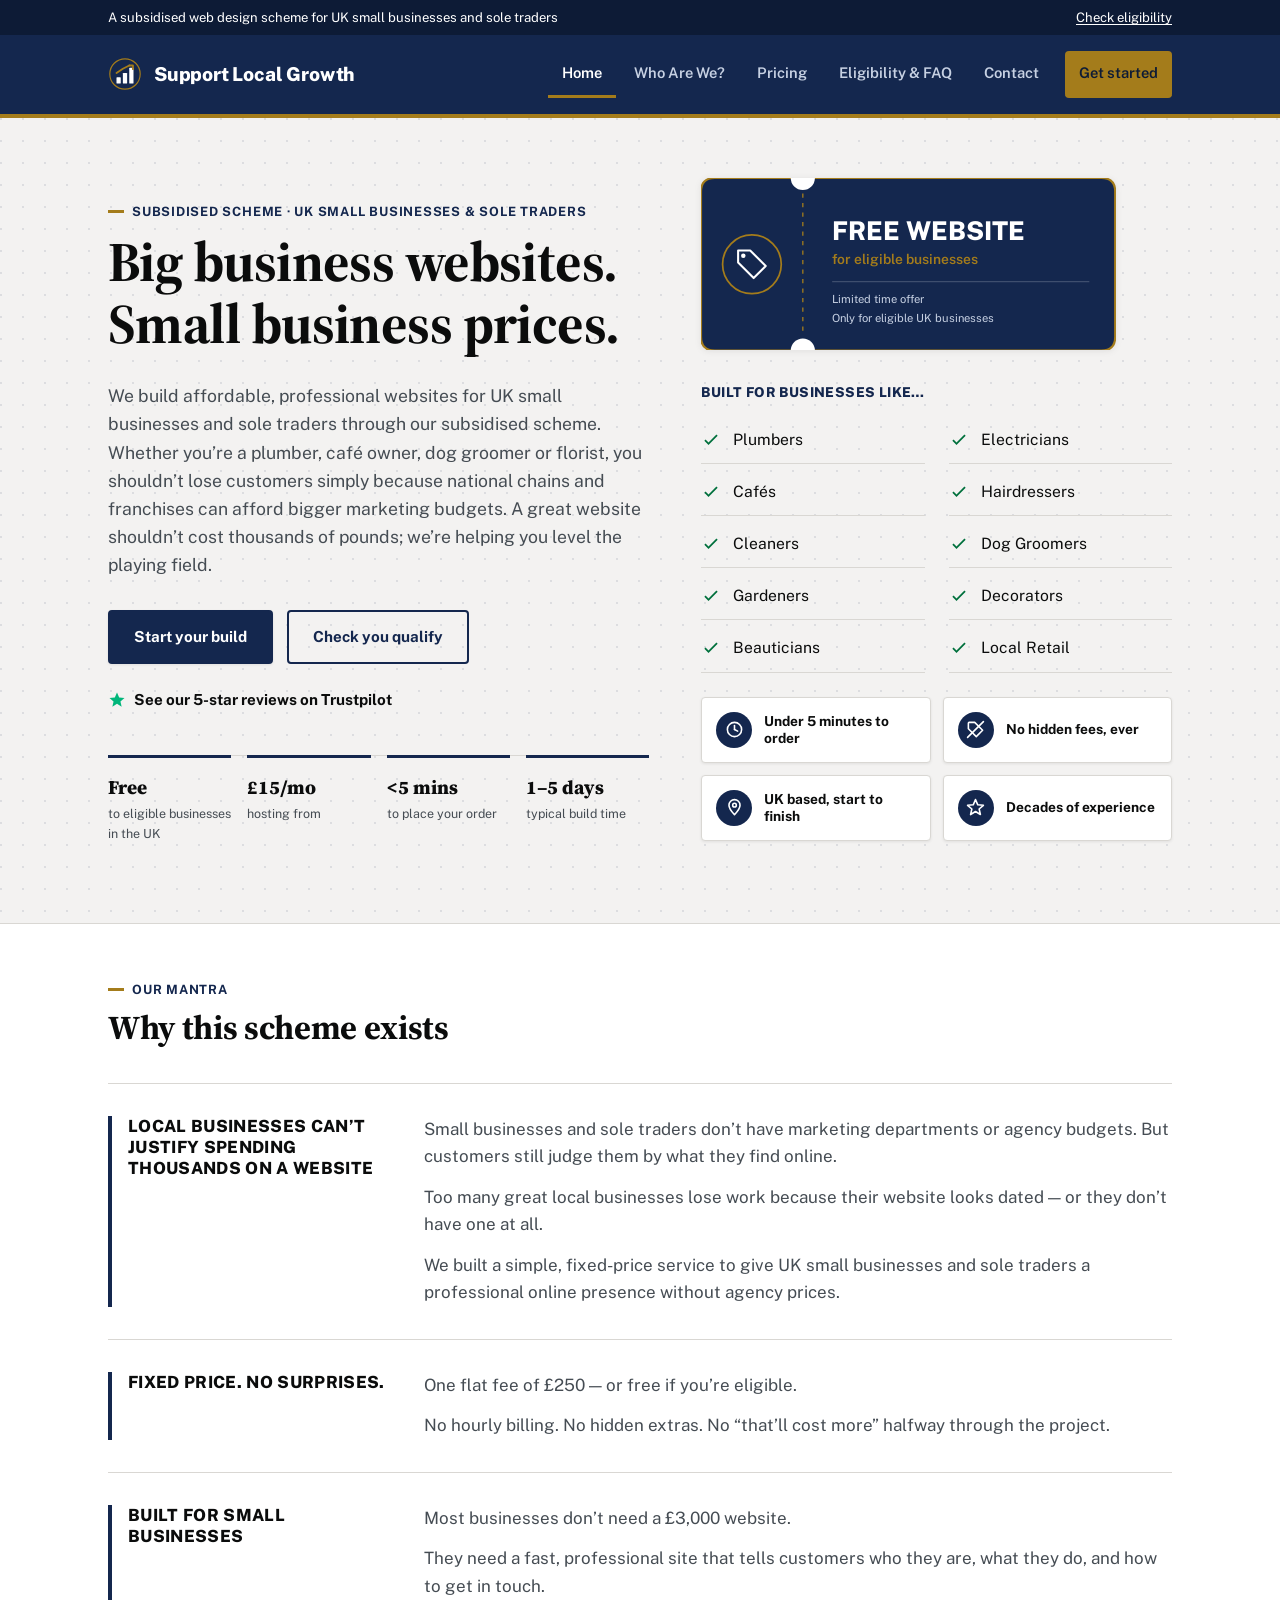
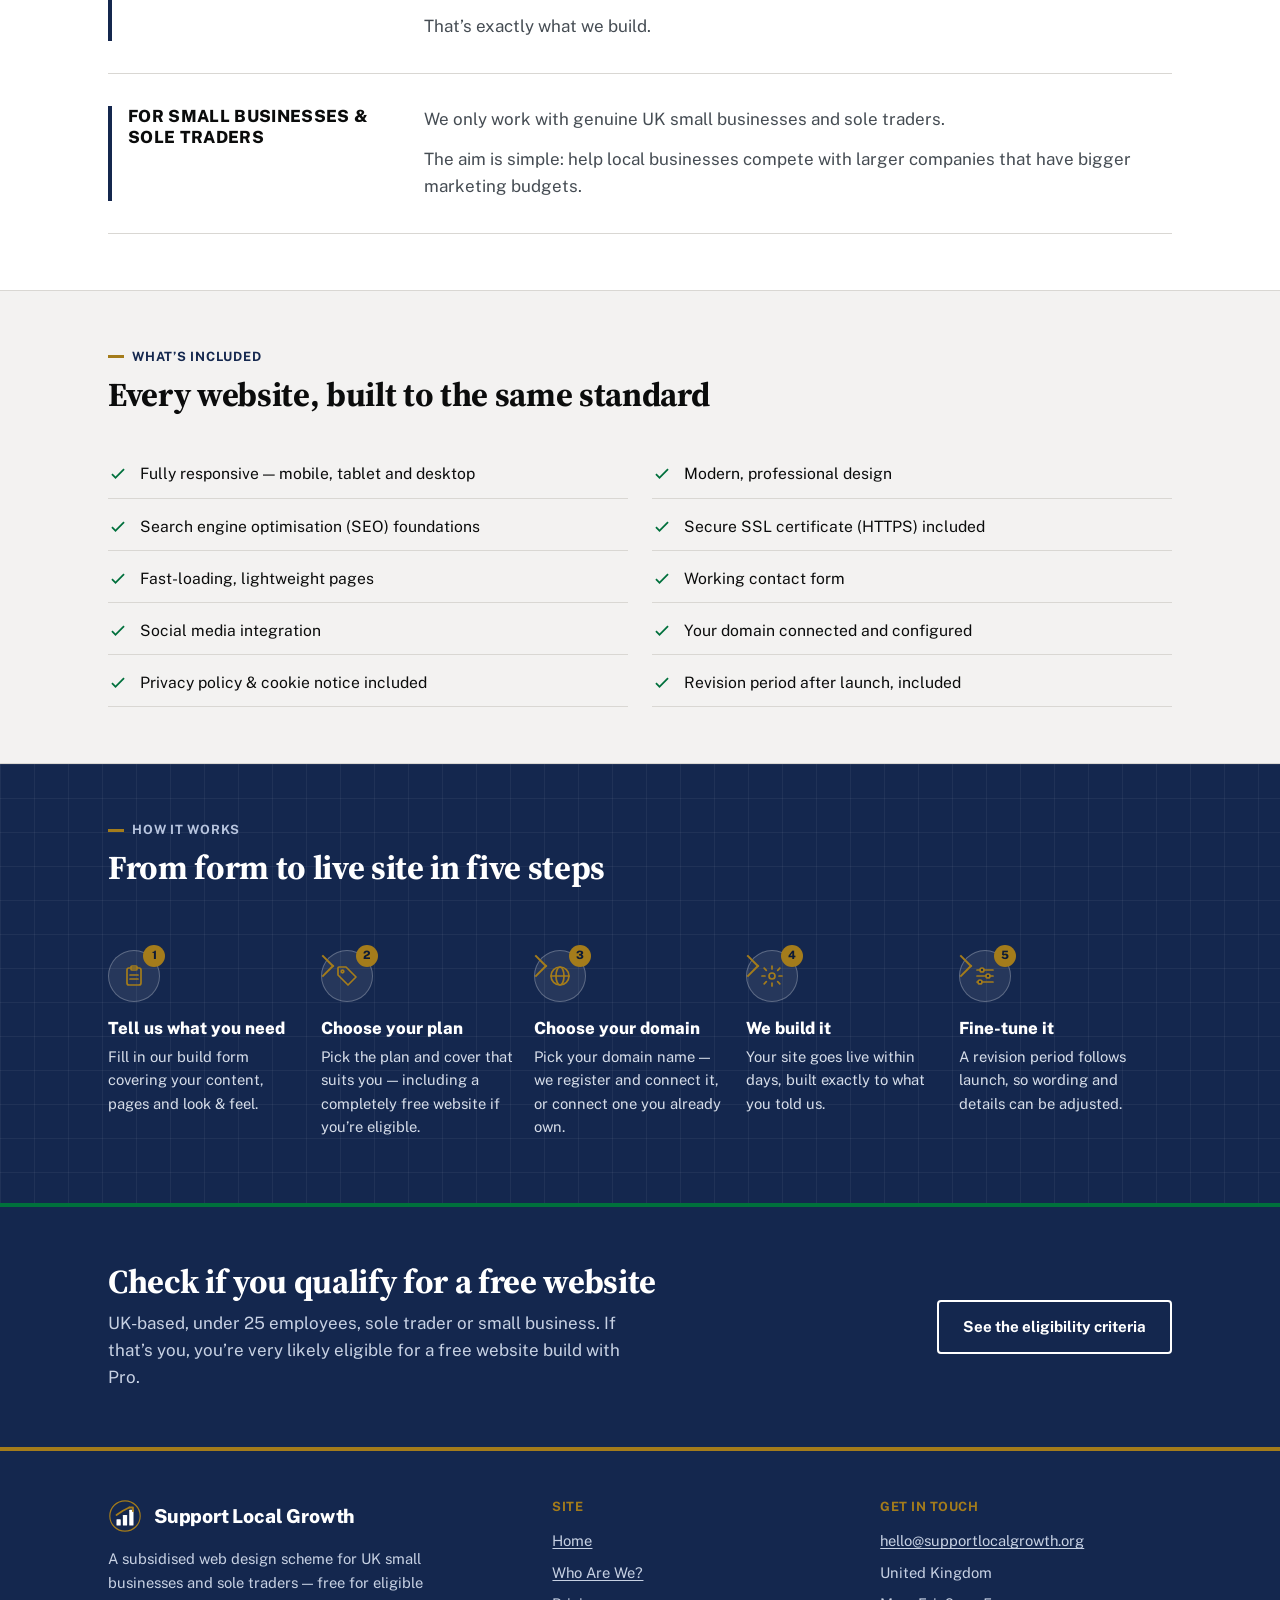
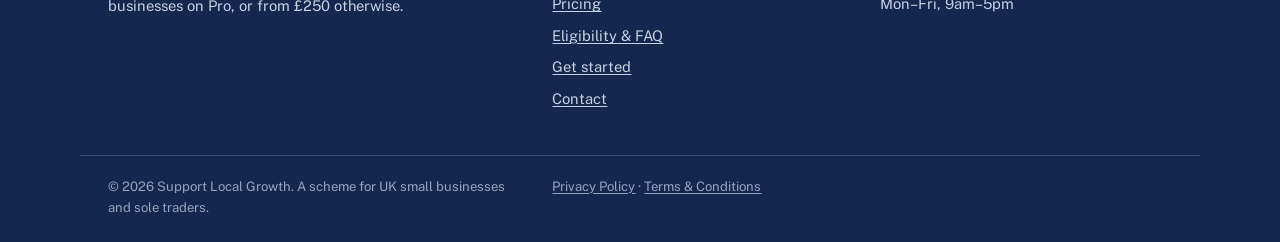
<file: index.html>
<!doctype html>
<html lang="en-GB">
<head>
<meta charset="utf-8">
<meta name="viewport" content="width=device-width, initial-scale=1">
<title>Support Local Growth — Free websites for eligible UK small businesses</title>
<meta name="description" content="Free website builds for eligible UK small businesses and sole traders under our subsidised Pro scheme. £250 build fee waived, hosting from £15/month.">
<link rel="canonical" href="https://www.supportlocalgrowth.org/">
<meta property="og:type" content="website">
<meta property="og:site_name" content="Support Local Growth">
<meta property="og:title" content="Support Local Growth — Free websites for eligible UK small businesses">
<meta property="og:description" content="Free website builds for eligible UK small businesses and sole traders under our subsidised Pro scheme. £250 build fee waived, hosting from £15/month.">
<meta property="og:url" content="https://www.supportlocalgrowth.org/">
<meta property="og:image" content="https://www.supportlocalgrowth.org/images/og-image-v2.png">
<meta property="og:image:width" content="1200">
<meta property="og:image:height" content="630">
<meta name="twitter:card" content="summary_large_image">
<meta name="twitter:title" content="Support Local Growth — Free websites for eligible UK small businesses">
<meta name="twitter:description" content="Free website builds for eligible UK small businesses and sole traders under our subsidised Pro scheme. £250 build fee waived, hosting from £15/month.">
<meta name="twitter:image" content="https://www.supportlocalgrowth.org/images/og-image-v2.png">
<link rel="preconnect" href="https://fonts.googleapis.com">
<link rel="preconnect" href="https://fonts.gstatic.com" crossorigin>
<link href="https://fonts.googleapis.com/css2?family=Public+Sans:wght@400;500;600;700;800&family=Source+Serif+4:opsz,wght@8..60,600;8..60,700&display=swap" rel="stylesheet">
<link rel="icon" type="image/svg+xml" href="favicon.svg">
<link rel="icon" type="image/png" sizes="32x32" href="favicon-32x32.png">
<link rel="icon" type="image/png" sizes="16x16" href="favicon-16x16.png">
<link rel="apple-touch-icon" sizes="180x180" href="apple-touch-icon.png">
<link rel="stylesheet" href="style.css">
</head>
<body>
<div class="top-strip">
  <div class="wrap">
    <span>A subsidised web design scheme for UK small businesses and sole traders</span>
    <a href="eligibility.html">Check eligibility</a>
  </div>
</div>
<header class="site-header">
  <div class="wrap">
    <a class="brand" href="index.html"><svg class="mark" viewBox="0 0 32 32" xmlns="http://www.w3.org/2000/svg" aria-hidden="true">
<circle cx="16" cy="16" r="15" fill="#14274E"/>
<circle cx="16" cy="16" r="14.3" fill="none" stroke="#A47C1B" stroke-width="1.1"/>
<rect x="8" y="19" width="4" height="6" rx="0.6" fill="#FFFFFF"/>
<rect x="14" y="15" width="4" height="10" rx="0.6" fill="#FFFFFF"/>
<rect x="20" y="10" width="4" height="15" rx="0.6" fill="#FFFFFF"/>
<path d="M8 15 L14 11 L20 8" stroke="#A47C1B" stroke-width="1.7" fill="none" stroke-linecap="round" stroke-linejoin="round"/>
<path d="M20 8 L23.5 8 L23.5 11.5" stroke="#A47C1B" stroke-width="1.7" fill="none" stroke-linecap="round" stroke-linejoin="round"/>
</svg>Support Local Growth</a>
    <button class="nav-toggle" aria-expanded="false" aria-label="Toggle menu">MENU</button>
    <nav class="main-nav">
      <a class="current" href="index.html">Home</a>
      <a class="" href="who.html">Who Are We?</a>
      <a class="" href="pricing.html">Pricing</a>
      <a class="" href="eligibility.html">Eligibility &amp; FAQ</a>
      <a class="" href="contact.html">Contact</a>
      <a class="nav-cta" href="get-started.html">Get started</a>
    </nav>
  </div>
</header>

<section class="hero">
  <div class="wrap">
    <div class="hero-main">
      <p class="eyebrow">Subsidised scheme &middot; UK small businesses &amp; sole traders</p>
      <h1>Big business websites. Small business prices.</h1>
      <p class="lede">We build affordable, professional websites for UK small businesses and sole traders through our subsidised scheme. Whether you&rsquo;re a plumber, caf&eacute; owner, dog groomer or florist, you shouldn&rsquo;t lose customers simply because national chains and franchises can afford bigger marketing budgets. A great website shouldn&rsquo;t cost thousands of pounds; we&rsquo;re helping you level the playing field.</p>
      <div class="hero-actions">
        <a class="btn btn-primary" href="get-started.html">Start your build</a>
        <a class="btn btn-ghost" href="eligibility.html">Check you qualify</a>
      </div>
      <p style="margin-top:1.4em;">
        <a href="https://uk.trustpilot.com/review/www.supportlocalgrowth.org" target="_blank" rel="noopener" style="display:inline-flex; align-items:center; gap:8px; font-weight:700; font-size:0.95rem; text-decoration:none; color:var(--ink);">
          <svg viewBox="0 0 24 24" width="18" height="18" fill="#00B67A"><path d="M12 2l2.9 6.6 7.1.6-5.4 4.7 1.6 7-6.2-3.8-6.2 3.8 1.6-7L2 9.2l7.1-.6z"/></svg>
          See our 5-star reviews on Trustpilot
        </a>
      </p>
      <div class="hero-meta">
        <div><strong>Free</strong>to eligible businesses in the UK</div>
        <div><strong>&pound;15/mo</strong>hosting from</div>
        <div><strong>&lt;5 mins</strong>to place your order</div>
        <div><strong>1&ndash;5 days</strong>typical build time</div>
      </div>
    </div>

    <div class="hero-side">
      <div class="free-ticket-wrap">
        <a href="get-started.html" aria-label="Get your free website">
          <svg viewBox="0 0 480 200" xmlns="http://www.w3.org/2000/svg" role="img" aria-label="Free website build for eligible businesses, on our subsidised Pro scheme">
<path d="
M 16 0
H 464
Q 480 0 480 16
V 184
Q 480 200 464 200
H 16
Q 0 200 0 184
V 16
Q 0 0 16 0
Z
" fill="#14274E"/>
<path d="
M 16 0
H 464
Q 480 0 480 16
V 184
Q 480 200 464 200
H 16
Q 0 200 0 184
V 16
Q 0 0 16 0
Z
" fill="none" stroke="#A47C1B" stroke-width="2.5"/>
<circle cx="118" cy="0" r="14" fill="white"/>
<circle cx="118" cy="200" r="14" fill="white"/>
<line x1="118" y1="18" x2="118" y2="182" stroke="#A47C1B" stroke-width="1.5" stroke-dasharray="5 6"/>
<circle cx="59.0" cy="100.0" r="34" fill="none" stroke="#A47C1B" stroke-width="2"/>
<polygon points="43.0,98.0 43.0,84.0 57.0,84.0 75.0,102.0 61.0,116.0" fill="none" stroke="#FFFFFF" stroke-width="2.4" stroke-linejoin="round"/>
<circle cx="49.0" cy="90.0" r="2.6" fill="#FFFFFF"/>
<text x="152" y="72" font-family="Public Sans, sans-serif" font-size="30" font-weight="800" fill="#FFFFFF">FREE WEBSITE</text>
<text x="152" y="100" font-family="Public Sans, sans-serif" font-size="16" font-weight="600" fill="#A47C1B">for eligible businesses</text>
<line x1="152" y1="120" x2="450" y2="120" stroke="rgba(255,255,255,0.18)" stroke-width="1.5"/>
<text x="152" y="145" font-family="Public Sans, sans-serif" font-size="13" fill="#C7D1E3">Limited time offer</text>
<text x="152" y="167" font-family="Public Sans, sans-serif" font-size="13" fill="#C7D1E3">Only for eligible UK businesses</text>
</svg>
        </a>
      </div>

      <div class="hero-professions">
        <p class="professions-label">Built for businesses like&hellip;</p>
        <ul class="checklist">
          <li>Plumbers</li>
          <li>Electricians</li>
          <li>Caf&eacute;s</li>
          <li>Hairdressers</li>
          <li>Cleaners</li>
          <li>Dog Groomers</li>
          <li>Gardeners</li>
          <li>Decorators</li>
          <li>Beauticians</li>
          <li>Local Retail</li>
        </ul>
      </div>

      <div class="trust-badges" style="margin-top:24px;">
        <div class="trust-badge">
          <span class="tb-icon"><svg viewBox="0 0 24 24" xmlns="http://www.w3.org/2000/svg"><circle cx="12" cy="12" r="9"/><line x1="12" y1="12" x2="12" y2="7"/><line x1="12" y1="12" x2="16" y2="14"/></svg></span>
          <span class="tb-label">Under 5 minutes to order</span>
        </div>
        <div class="trust-badge">
          <span class="tb-icon"><svg viewBox="0 0 24 24" xmlns="http://www.w3.org/2000/svg"><path d="M3 11V4a1 1 0 0 1 1-1h7l10 10-8 8L3 11z"/><line x1="2" y1="22" x2="22" y2="2"/></svg></span>
          <span class="tb-label">No hidden fees, ever</span>
        </div>
        <div class="trust-badge">
          <span class="tb-icon"><svg viewBox="0 0 24 24" xmlns="http://www.w3.org/2000/svg"><path d="M12 21s7-7.5 7-12a7 7 0 1 0-14 0c0 4.5 7 12 7 12z"/><circle cx="12" cy="9" r="2.3"/></svg></span>
          <span class="tb-label">UK based, start to finish</span>
        </div>
        <div class="trust-badge">
          <span class="tb-icon"><svg viewBox="0 0 24 24" xmlns="http://www.w3.org/2000/svg"><path d="M12 2l2.9 6.6 7.1.6-5.4 4.7 1.6 7-6.2-3.8-6.2 3.8 1.6-7L2 9.2l7.1-.6z"/></svg></span>
          <span class="tb-label">Decades of experience</span>
        </div>
      </div>
    </div>
  </div>
</section>

<section>
  <div class="wrap">
    <div class="section-head">
      <p class="eyebrow">Our mantra</p>
      <h2>Why this scheme exists</h2>
    </div>
    <div class="mantra">
      <div class="mantra-item">
        <h3>Local businesses can&rsquo;t justify spending thousands on a website</h3>
        <div class="body">
          <p>Small businesses and sole traders don&rsquo;t have marketing departments or agency budgets. But customers still judge them by what they find online.</p>
          <p>Too many great local businesses lose work because their website looks dated &mdash; or they don&rsquo;t have one at all.</p>
          <p>We built a simple, fixed-price service to give UK small businesses and sole traders a professional online presence without agency prices.</p>
        </div>
      </div>
      <div class="mantra-item">
        <h3>Fixed price. No surprises.</h3>
        <div class="body">
          <p>One flat fee of &pound;250 &mdash; or free if you&rsquo;re eligible.</p>
          <p>No hourly billing. No hidden extras. No &ldquo;that&rsquo;ll cost more&rdquo; halfway through the project.</p>
        </div>
      </div>
      <div class="mantra-item">
        <h3>Built for small businesses</h3>
        <div class="body">
          <p>Most businesses don&rsquo;t need a &pound;3,000 website.</p>
          <p>They need a fast, professional site that tells customers who they are, what they do, and how to get in touch.</p>
          <p>That&rsquo;s exactly what we build.</p>
        </div>
      </div>
      <div class="mantra-item">
        <h3>For small businesses &amp; sole traders</h3>
        <div class="body">
          <p>We only work with genuine UK small businesses and sole traders.</p>
          <p>The aim is simple: help local businesses compete with larger companies that have bigger marketing budgets.</p>
        </div>
      </div>
    </div>
  </div>
</section>

<section class="section-lift">
  <div class="wrap">
    <div class="section-head">
      <p class="eyebrow">What&rsquo;s included</p>
      <h2>Every website, built to the same standard</h2>
    </div>
    <ul class="checklist">
      <li>Fully responsive &mdash; mobile, tablet and desktop</li>
      <li>Modern, professional design</li>
      <li>Search engine optimisation (SEO) foundations</li>
      <li>Secure SSL certificate (HTTPS) included</li>
      <li>Fast-loading, lightweight pages</li>
      <li>Working contact form</li>
      <li>Social media integration</li>
      <li>Your domain connected and configured</li>
      <li>Privacy policy &amp; cookie notice included</li>
      <li>Revision period after launch, included</li>
    </ul>
  </div>
</section>

<section class="section-dark">
  <div class="wrap">
    <div class="section-head">
      <p class="eyebrow">How it works</p>
      <h2>From form to live site in five steps</h2>
    </div>
    <ol class="steps">
      <li class="step">
        <span class="icon-badge">
          <svg viewBox="0 0 24 24" xmlns="http://www.w3.org/2000/svg"><rect x="5" y="4" width="14" height="17" rx="2"/><rect x="9" y="2" width="6" height="4" rx="1"/><line x1="8" y1="11" x2="16" y2="11"/><line x1="8" y1="15" x2="16" y2="15"/></svg>
          <span class="step-num">1</span>
        </span>
        <h3>Tell us what you need</h3>
        <p>Fill in our build form covering your content, pages and look &amp; feel.</p>
      </li>
      <li class="step">
        <span class="icon-badge">
          <svg viewBox="0 0 24 24" xmlns="http://www.w3.org/2000/svg"><path d="M3 11V4a1 1 0 0 1 1-1h7l10 10-8 8L3 11z"/><circle cx="7.5" cy="7.5" r="1.3" fill="var(--navy)"/></svg>
          <span class="step-num">2</span>
        </span>
        <h3>Choose your plan</h3>
        <p>Pick the plan and cover that suits you &mdash; including a completely free website if you&rsquo;re eligible.</p>
      </li>
      <li class="step">
        <span class="icon-badge">
          <svg viewBox="0 0 24 24" xmlns="http://www.w3.org/2000/svg"><circle cx="12" cy="12" r="9"/><ellipse cx="12" cy="12" rx="4" ry="9"/><line x1="3" y1="12" x2="21" y2="12"/></svg>
          <span class="step-num">3</span>
        </span>
        <h3>Choose your domain</h3>
        <p>Pick your domain name &mdash; we register and connect it, or connect one you already own.</p>
      </li>
      <li class="step">
        <span class="icon-badge">
          <svg viewBox="0 0 24 24" xmlns="http://www.w3.org/2000/svg"><circle cx="12" cy="12" r="3"/><path d="M12 2v3M12 19v3M4.2 4.2l2.1 2.1M17.7 17.7l2.1 2.1M2 12h3M19 12h3M4.2 19.8l2.1-2.1M17.7 6.3l2.1-2.1"/></svg>
          <span class="step-num">4</span>
        </span>
        <h3>We build it</h3>
        <p>Your site goes live within days, built exactly to what you told us.</p>
      </li>
      <li class="step">
        <span class="icon-badge">
          <svg viewBox="0 0 24 24" xmlns="http://www.w3.org/2000/svg"><line x1="4" y1="6" x2="20" y2="6"/><circle cx="9" cy="6" r="2" fill="var(--navy)"/><line x1="4" y1="12" x2="20" y2="12"/><circle cx="15" cy="12" r="2" fill="var(--navy)"/><line x1="4" y1="18" x2="20" y2="18"/><circle cx="7" cy="18" r="2" fill="var(--navy)"/></svg>
          <span class="step-num">5</span>
        </span>
        <h3>Fine-tune it</h3>
        <p>A revision period follows launch, so wording and details can be adjusted.</p>
      </li>
    </ol>
  </div>
</section>

<section class="cta-band">
  <div class="wrap">
    <div>
      <h2>Check if you qualify for a free website</h2>
      <p>UK-based, under 25 employees, sole trader or small business. If that&rsquo;s you, you&rsquo;re very likely eligible for a free website build with Pro.</p>
    </div>
    <div class="cta-actions">
      <a class="btn btn-on-dark" href="eligibility.html">See the eligibility criteria</a>
    </div>
  </div>
</section>
<footer class="site-footer">
  <div class="wrap">
    <div>
      <div class="brand" style="margin-bottom:14px;"><svg class="mark" viewBox="0 0 32 32" xmlns="http://www.w3.org/2000/svg" aria-hidden="true">
<circle cx="16" cy="16" r="15" fill="#14274E"/>
<circle cx="16" cy="16" r="14.3" fill="none" stroke="#A47C1B" stroke-width="1.1"/>
<rect x="8" y="19" width="4" height="6" rx="0.6" fill="#FFFFFF"/>
<rect x="14" y="15" width="4" height="10" rx="0.6" fill="#FFFFFF"/>
<rect x="20" y="10" width="4" height="15" rx="0.6" fill="#FFFFFF"/>
<path d="M8 15 L14 11 L20 8" stroke="#A47C1B" stroke-width="1.7" fill="none" stroke-linecap="round" stroke-linejoin="round"/>
<path d="M20 8 L23.5 8 L23.5 11.5" stroke="#A47C1B" stroke-width="1.7" fill="none" stroke-linecap="round" stroke-linejoin="round"/>
</svg>Support Local Growth</div>
      <p style="max-width:38ch; color:#C7D1E3; font-size:0.92rem;">A subsidised web design scheme for UK small businesses and sole traders &mdash; free for eligible businesses on Pro, or from &pound;250 otherwise.</p>
    </div>
    <div>
      <h4>Site</h4>
      <ul>
        <li><a href="index.html">Home</a></li>
        <li><a href="who.html">Who Are We?</a></li>
        <li><a href="pricing.html">Pricing</a></li>
        <li><a href="eligibility.html">Eligibility &amp; FAQ</a></li>
        <li><a href="get-started.html">Get started</a></li>
        <li><a href="contact.html">Contact</a></li>
      </ul>
    </div>
    <div>
      <h4>Get in touch</h4>
      <ul>
        <li><a href="mailto:hello@supportlocalgrowth.org">hello@supportlocalgrowth.org</a></li>
        <li>United Kingdom</li>
        <li>Mon&ndash;Fri, 9am&ndash;5pm</li>
      </ul>
    </div>
  </div>
  <div class="wrap footer-bottom">
    <span>&copy; 2026 Support Local Growth. A scheme for UK small businesses and sole traders.</span>
    <span><a href="privacy.html">Privacy Policy</a> &middot; <a href="terms.html">Terms &amp; Conditions</a></span>
  </div>
</footer>
<script src="script.js"></script>
</body>
</html>
</file>
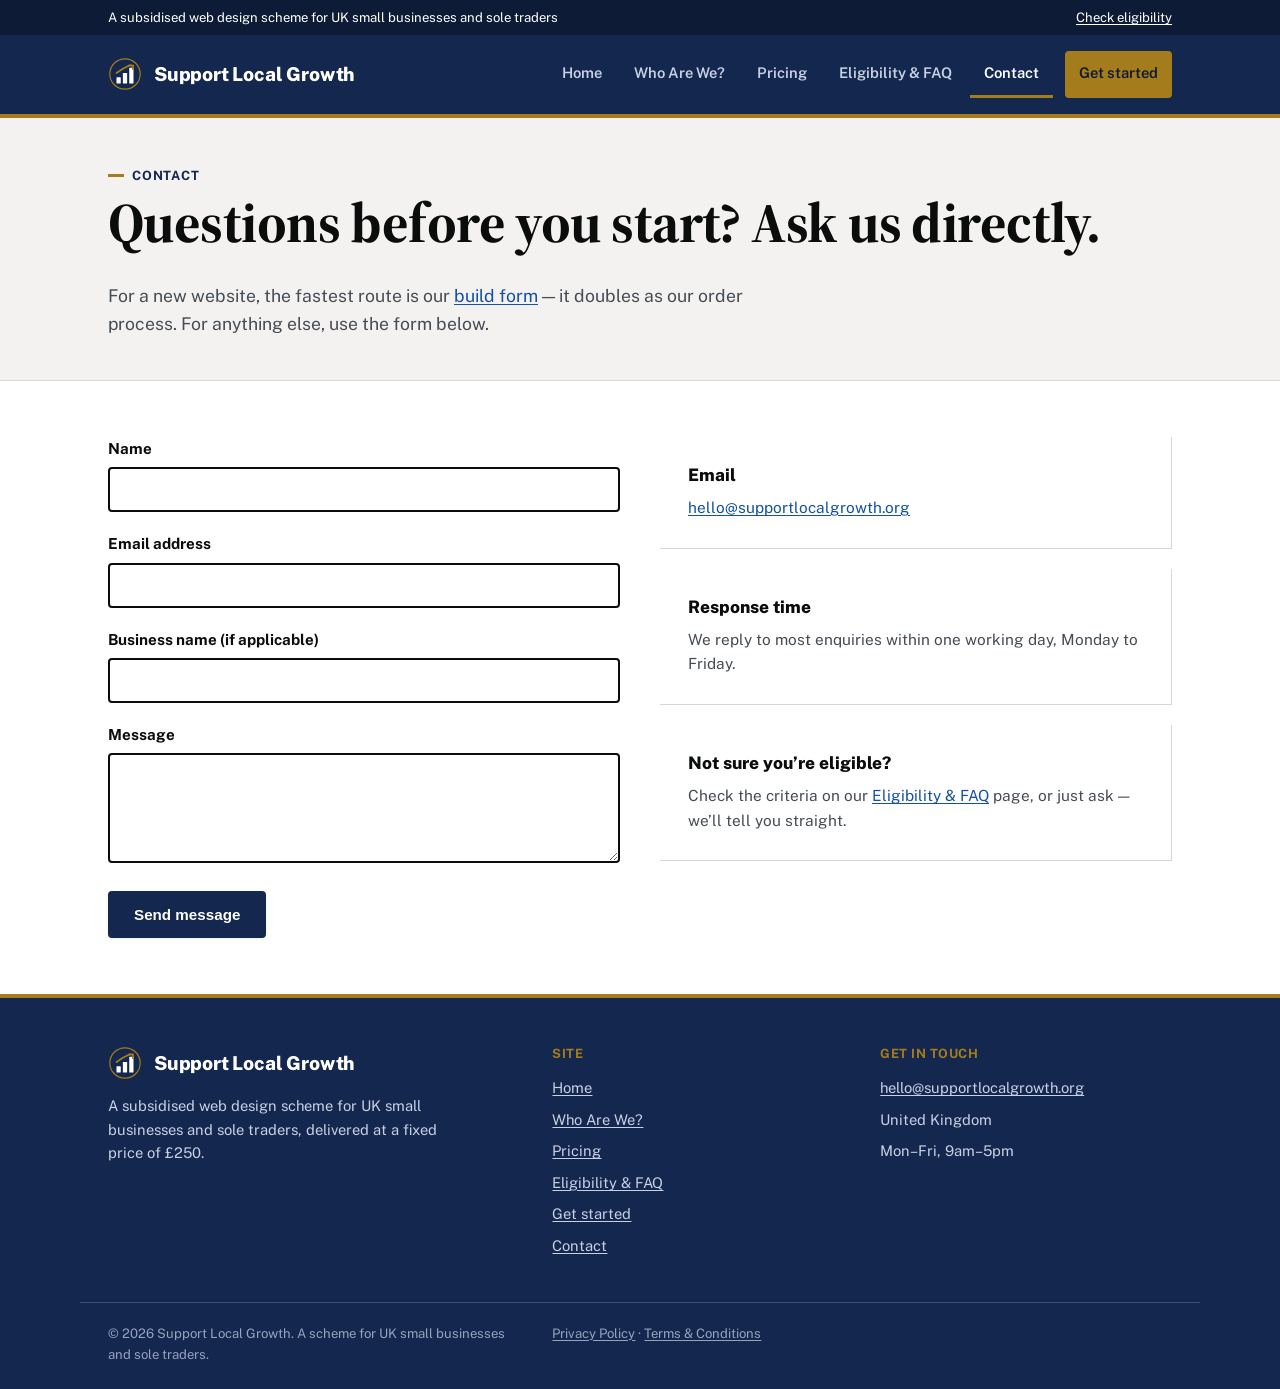
<file: contact.html>
<!doctype html>
<html lang="en-GB">
<head>
<meta charset="utf-8">
<meta name="viewport" content="width=device-width, initial-scale=1">
<title>Contact — Support Local Growth</title>
<meta name="description" content="Get in touch with Support Local Growth about your subsidised UK small business website.">
<link rel="canonical" href="https://www.supportlocalgrowth.org/contact.html">
<meta property="og:type" content="website">
<meta property="og:site_name" content="Support Local Growth">
<meta property="og:title" content="Contact — Support Local Growth">
<meta property="og:description" content="Get in touch with Support Local Growth about your subsidised UK small business website.">
<meta property="og:url" content="https://www.supportlocalgrowth.org/contact.html">
<meta property="og:image" content="https://www.supportlocalgrowth.org/images/og-image-v2.png">
<meta property="og:image:width" content="1200">
<meta property="og:image:height" content="630">
<meta name="twitter:card" content="summary_large_image">
<meta name="twitter:title" content="Contact — Support Local Growth">
<meta name="twitter:description" content="Get in touch with Support Local Growth about your subsidised UK small business website.">
<meta name="twitter:image" content="https://www.supportlocalgrowth.org/images/og-image-v2.png">
<link rel="preconnect" href="https://fonts.googleapis.com">
<link rel="preconnect" href="https://fonts.gstatic.com" crossorigin>
<link href="https://fonts.googleapis.com/css2?family=Public+Sans:wght@400;500;600;700;800&family=Source+Serif+4:opsz,wght@8..60,600;8..60,700&display=swap" rel="stylesheet">
<link rel="icon" type="image/svg+xml" href="favicon.svg">
<link rel="icon" type="image/png" sizes="32x32" href="favicon-32x32.png">
<link rel="icon" type="image/png" sizes="16x16" href="favicon-16x16.png">
<link rel="apple-touch-icon" sizes="180x180" href="apple-touch-icon.png">
<link rel="stylesheet" href="style.css">
</head>
<body>
<div class="top-strip">
  <div class="wrap">
    <span>A subsidised web design scheme for UK small businesses and sole traders</span>
    <a href="eligibility.html">Check eligibility</a>
  </div>
</div>
<header class="site-header">
  <div class="wrap">
    <a class="brand" href="index.html"><svg class="mark" viewBox="0 0 32 32" xmlns="http://www.w3.org/2000/svg" aria-hidden="true">
<circle cx="16" cy="16" r="15" fill="#14274E"/>
<circle cx="16" cy="16" r="14.3" fill="none" stroke="#A47C1B" stroke-width="1.1"/>
<rect x="8" y="19" width="4" height="6" rx="0.6" fill="#FFFFFF"/>
<rect x="14" y="15" width="4" height="10" rx="0.6" fill="#FFFFFF"/>
<rect x="20" y="10" width="4" height="15" rx="0.6" fill="#FFFFFF"/>
<path d="M8 15 L14 11 L20 8" stroke="#A47C1B" stroke-width="1.7" fill="none" stroke-linecap="round" stroke-linejoin="round"/>
<path d="M20 8 L23.5 8 L23.5 11.5" stroke="#A47C1B" stroke-width="1.7" fill="none" stroke-linecap="round" stroke-linejoin="round"/>
</svg>Support Local Growth</a>
    <button class="nav-toggle" aria-expanded="false" aria-label="Toggle menu">MENU</button>
    <nav class="main-nav">
      <a class="" href="index.html">Home</a>
      <a class="" href="who.html">Who Are We?</a>
      <a class="" href="pricing.html">Pricing</a>
      <a class="" href="eligibility.html">Eligibility &amp; FAQ</a>
      <a class="current" href="contact.html">Contact</a>
      <a class="nav-cta" href="get-started.html">Get started</a>
    </nav>
  </div>
</header>

<section class="page-head">
  <div class="wrap">
    <p class="eyebrow">Contact</p>
    <h1>Questions before you start? Ask us directly.</h1>
    <p class="lede">For a new website, the fastest route is our <a href="get-started.html">build form</a> &mdash; it doubles as our order process. For anything else, use the form below.</p>
  </div>
</section>

<section>
  <div class="wrap grid-2" style="align-items:start;">
    <div>
      <form class="questionnaire" action="https://formsubmit.co/robertcbowen@gmail.com" method="POST">
        <input type="hidden" name="_subject" value="New contact form message — Support Local Growth">
        <input type="hidden" name="_template" value="table">
        <input type="hidden" name="_captcha" value="false">
        <input type="hidden" name="_url" value="https://www.supportlocalgrowth.org/contact.html">
        <input type="text" name="_honey" style="display:none" tabindex="-1" autocomplete="off">
        <div class="field">
          <label for="c-name">Name</label>
          <input type="text" id="c-name" name="c-name" required>
        </div>
        <div class="field">
          <label for="c-email">Email address</label>
          <input type="email" id="c-email" name="c-email" required>
        </div>
        <div class="field">
          <label for="c-business">Business name (if applicable)</label>
          <input type="text" id="c-business" name="c-business">
        </div>
        <div class="field">
          <label for="c-message">Message</label>
          <textarea id="c-message" name="c-message" required></textarea>
        </div>
        <button class="btn btn-primary" type="submit">Send message</button>
      </form>
    </div>
    <div>
      <div class="card" style="margin-bottom:20px;">
        <h3>Email</h3>
        <p><a href="mailto:hello@supportlocalgrowth.org">hello@supportlocalgrowth.org</a></p>
      </div>
      <div class="card" style="margin-bottom:20px;">
        <h3>Response time</h3>
        <p>We reply to most enquiries within one working day, Monday to Friday.</p>
      </div>
      <div class="card">
        <h3>Not sure you&rsquo;re eligible?</h3>
        <p>Check the criteria on our <a href="eligibility.html">Eligibility &amp; FAQ</a> page, or just ask &mdash; we&rsquo;ll tell you straight.</p>
      </div>
    </div>
  </div>
</section>
<footer class="site-footer">
  <div class="wrap">
    <div>
      <div class="brand" style="margin-bottom:14px;"><svg class="mark" viewBox="0 0 32 32" xmlns="http://www.w3.org/2000/svg" aria-hidden="true">
<circle cx="16" cy="16" r="15" fill="#14274E"/>
<circle cx="16" cy="16" r="14.3" fill="none" stroke="#A47C1B" stroke-width="1.1"/>
<rect x="8" y="19" width="4" height="6" rx="0.6" fill="#FFFFFF"/>
<rect x="14" y="15" width="4" height="10" rx="0.6" fill="#FFFFFF"/>
<rect x="20" y="10" width="4" height="15" rx="0.6" fill="#FFFFFF"/>
<path d="M8 15 L14 11 L20 8" stroke="#A47C1B" stroke-width="1.7" fill="none" stroke-linecap="round" stroke-linejoin="round"/>
<path d="M20 8 L23.5 8 L23.5 11.5" stroke="#A47C1B" stroke-width="1.7" fill="none" stroke-linecap="round" stroke-linejoin="round"/>
</svg>Support Local Growth</div>
      <p style="max-width:38ch; color:#C7D1E3; font-size:0.92rem;">A subsidised web design scheme for UK small businesses and sole traders, delivered at a fixed price of &pound;250.</p>
    </div>
    <div>
      <h4>Site</h4>
      <ul>
        <li><a href="index.html">Home</a></li>
        <li><a href="who.html">Who Are We?</a></li>
        <li><a href="pricing.html">Pricing</a></li>
        <li><a href="eligibility.html">Eligibility &amp; FAQ</a></li>
        <li><a href="get-started.html">Get started</a></li>
        <li><a href="contact.html">Contact</a></li>
      </ul>
    </div>
    <div>
      <h4>Get in touch</h4>
      <ul>
        <li><a href="mailto:hello@supportlocalgrowth.org">hello@supportlocalgrowth.org</a></li>
        <li>United Kingdom</li>
        <li>Mon&ndash;Fri, 9am&ndash;5pm</li>
      </ul>
    </div>
  </div>
  <div class="wrap footer-bottom">
    <span>&copy; 2026 Support Local Growth. A scheme for UK small businesses and sole traders.</span>
    <span><a href="privacy.html">Privacy Policy</a> &middot; <a href="terms.html">Terms &amp; Conditions</a></span>
  </div>
</footer>
<script src="script.js"></script>
</body>
</html>
</file>
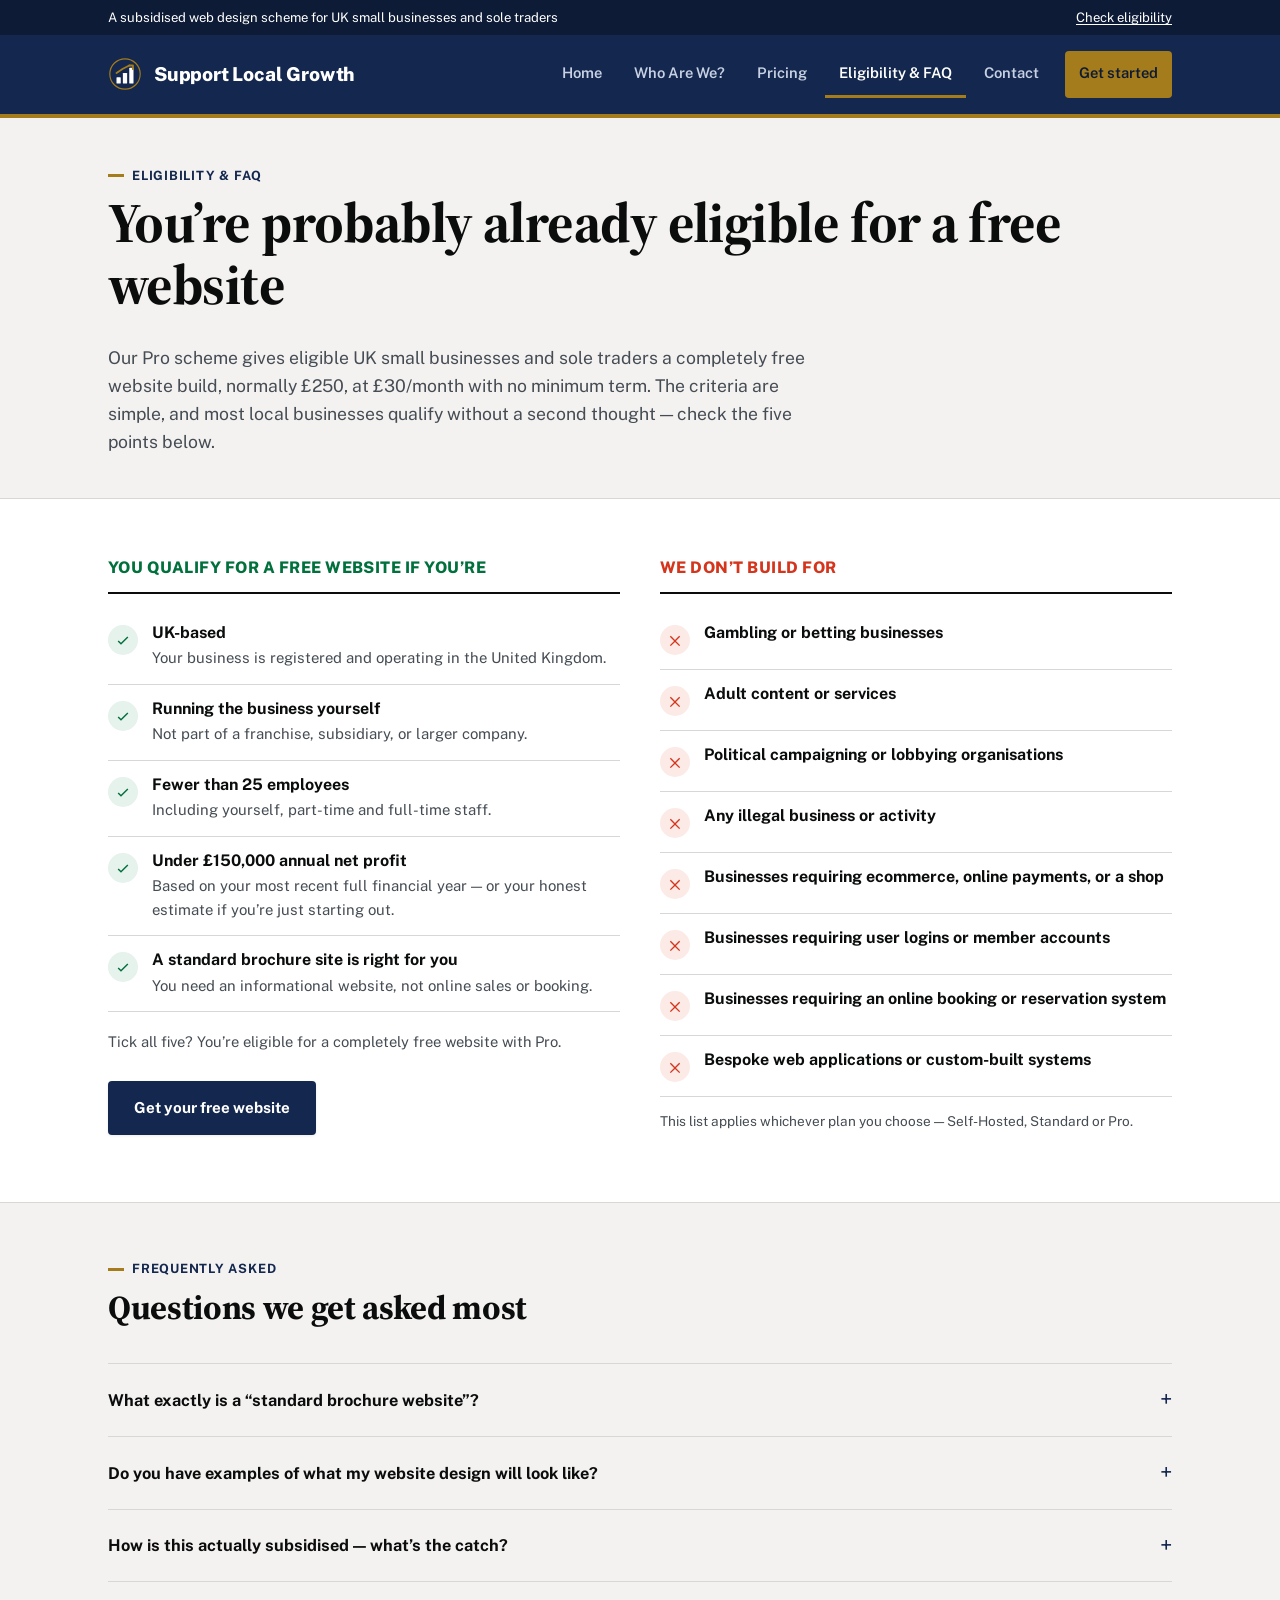
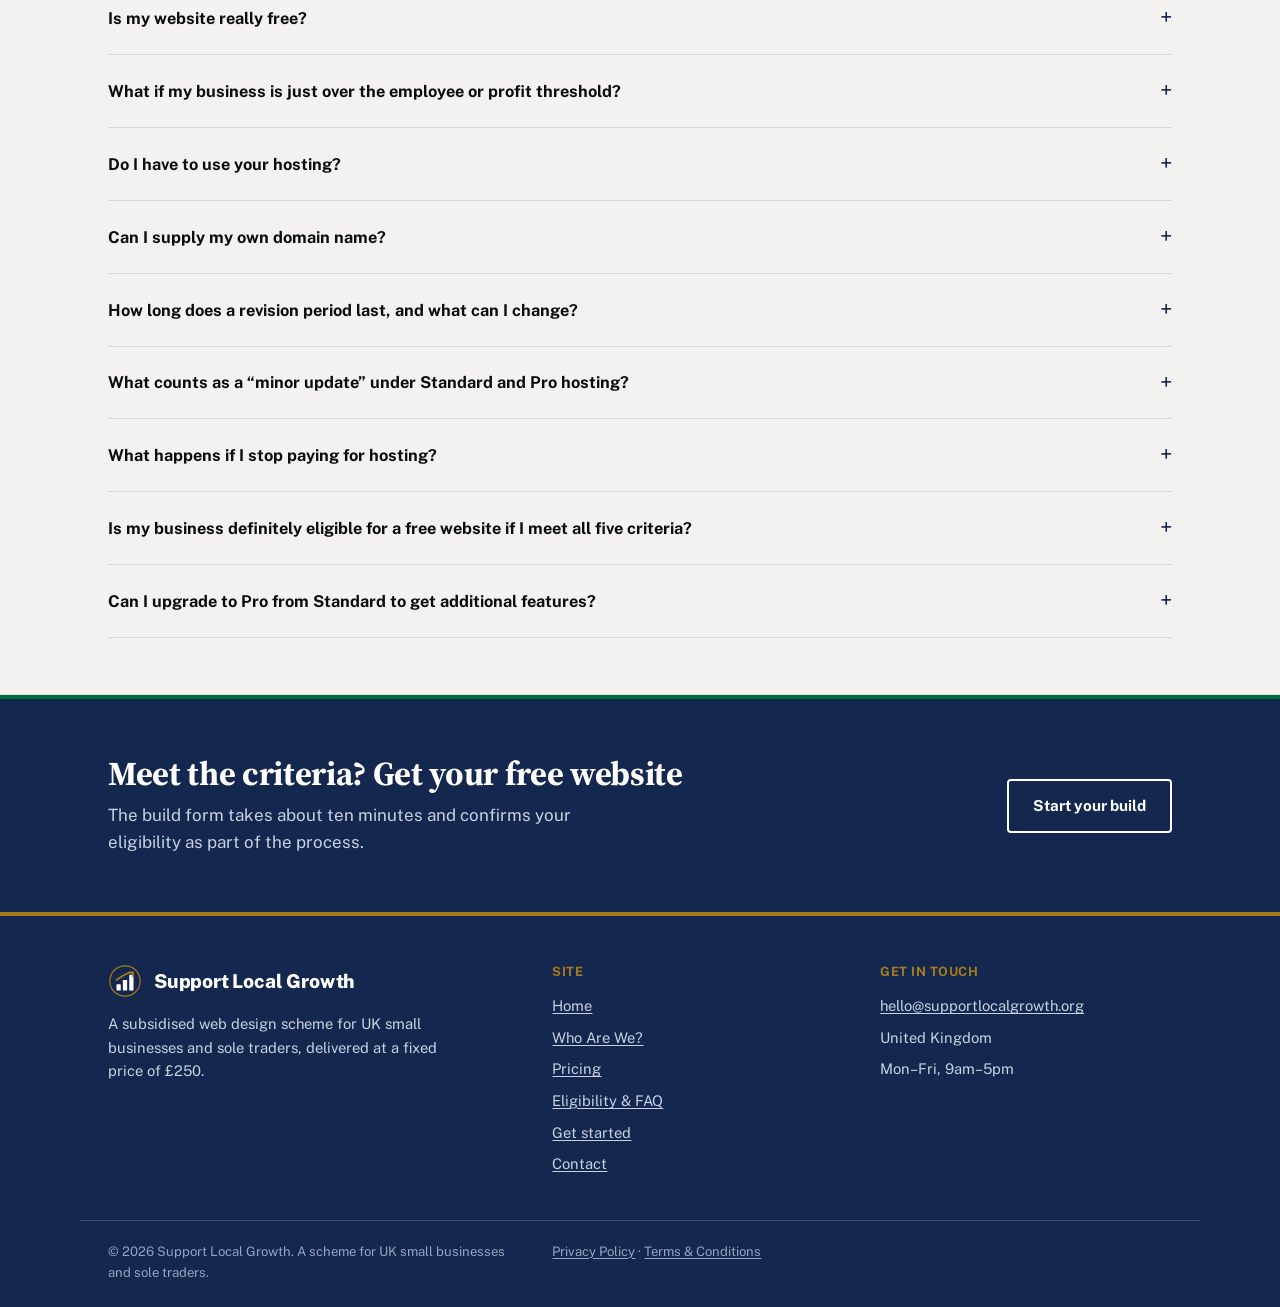
<file: eligibility.html>
<!doctype html>
<html lang="en-GB">
<head>
<meta charset="utf-8">
<meta name="viewport" content="width=device-width, initial-scale=1">
<title>Eligibility & FAQ — Support Local Growth</title>
<meta name="description" content="Check whether your UK small business or sole trader qualifies for a free website under our subsidised Pro scheme.">
<link rel="canonical" href="https://www.supportlocalgrowth.org/eligibility.html">
<meta property="og:type" content="website">
<meta property="og:site_name" content="Support Local Growth">
<meta property="og:title" content="Eligibility & FAQ — Support Local Growth">
<meta property="og:description" content="Check whether your UK small business or sole trader qualifies for a free website under our subsidised Pro scheme.">
<meta property="og:url" content="https://www.supportlocalgrowth.org/eligibility.html">
<meta property="og:image" content="https://www.supportlocalgrowth.org/images/og-image-v2.png">
<meta property="og:image:width" content="1200">
<meta property="og:image:height" content="630">
<meta name="twitter:card" content="summary_large_image">
<meta name="twitter:title" content="Eligibility & FAQ — Support Local Growth">
<meta name="twitter:description" content="Check whether your UK small business or sole trader qualifies for a free website under our subsidised Pro scheme.">
<meta name="twitter:image" content="https://www.supportlocalgrowth.org/images/og-image-v2.png">
<link rel="preconnect" href="https://fonts.googleapis.com">
<link rel="preconnect" href="https://fonts.gstatic.com" crossorigin>
<link href="https://fonts.googleapis.com/css2?family=Public+Sans:wght@400;500;600;700;800&family=Source+Serif+4:opsz,wght@8..60,600;8..60,700&display=swap" rel="stylesheet">
<link rel="icon" type="image/svg+xml" href="favicon.svg">
<link rel="icon" type="image/png" sizes="32x32" href="favicon-32x32.png">
<link rel="icon" type="image/png" sizes="16x16" href="favicon-16x16.png">
<link rel="apple-touch-icon" sizes="180x180" href="apple-touch-icon.png">
<link rel="stylesheet" href="style.css">
</head>
<body>
<div class="top-strip">
  <div class="wrap">
    <span>A subsidised web design scheme for UK small businesses and sole traders</span>
    <a href="eligibility.html">Check eligibility</a>
  </div>
</div>
<header class="site-header">
  <div class="wrap">
    <a class="brand" href="index.html"><svg class="mark" viewBox="0 0 32 32" xmlns="http://www.w3.org/2000/svg" aria-hidden="true">
<circle cx="16" cy="16" r="15" fill="#14274E"/>
<circle cx="16" cy="16" r="14.3" fill="none" stroke="#A47C1B" stroke-width="1.1"/>
<rect x="8" y="19" width="4" height="6" rx="0.6" fill="#FFFFFF"/>
<rect x="14" y="15" width="4" height="10" rx="0.6" fill="#FFFFFF"/>
<rect x="20" y="10" width="4" height="15" rx="0.6" fill="#FFFFFF"/>
<path d="M8 15 L14 11 L20 8" stroke="#A47C1B" stroke-width="1.7" fill="none" stroke-linecap="round" stroke-linejoin="round"/>
<path d="M20 8 L23.5 8 L23.5 11.5" stroke="#A47C1B" stroke-width="1.7" fill="none" stroke-linecap="round" stroke-linejoin="round"/>
</svg>Support Local Growth</a>
    <button class="nav-toggle" aria-expanded="false" aria-label="Toggle menu">MENU</button>
    <nav class="main-nav">
      <a class="" href="index.html">Home</a>
      <a class="" href="who.html">Who Are We?</a>
      <a class="" href="pricing.html">Pricing</a>
      <a class="current" href="eligibility.html">Eligibility &amp; FAQ</a>
      <a class="" href="contact.html">Contact</a>
      <a class="nav-cta" href="get-started.html">Get started</a>
    </nav>
  </div>
</header>

<section class="page-head">
  <div class="wrap">
    <p class="eyebrow">Eligibility &amp; FAQ</p>
    <h1>You&rsquo;re probably already eligible for a free website</h1>
    <p class="lede">Our Pro scheme gives eligible UK small businesses and sole traders a completely free website build, normally &pound;250, at &pound;30/month with no minimum term. The criteria are simple, and most local businesses qualify without a second thought &mdash; check the five points below.</p>
  </div>
</section>

<section>
  <div class="wrap grid-2" style="align-items:start;">
    <div>
      <p class="list-heading confirm">You qualify for a free website if you&rsquo;re</p>
      <ul class="status-list confirm">
        <li>
          <span class="icon"><svg viewBox="0 0 24 24" xmlns="http://www.w3.org/2000/svg"><path fill="#00703C" d="M9 16.2l-3.5-3.5L4 14.2 9 19.2 20 8.2l-1.5-1.5z"/></svg></span>
          <div><h4>UK-based</h4><p>Your business is registered and operating in the United Kingdom.</p></div>
        </li>
        <li>
          <span class="icon"><svg viewBox="0 0 24 24" xmlns="http://www.w3.org/2000/svg"><path fill="#00703C" d="M9 16.2l-3.5-3.5L4 14.2 9 19.2 20 8.2l-1.5-1.5z"/></svg></span>
          <div><h4>Running the business yourself</h4><p>Not part of a franchise, subsidiary, or larger company.</p></div>
        </li>
        <li>
          <span class="icon"><svg viewBox="0 0 24 24" xmlns="http://www.w3.org/2000/svg"><path fill="#00703C" d="M9 16.2l-3.5-3.5L4 14.2 9 19.2 20 8.2l-1.5-1.5z"/></svg></span>
          <div><h4>Fewer than 25 employees</h4><p>Including yourself, part-time and full-time staff.</p></div>
        </li>
        <li>
          <span class="icon"><svg viewBox="0 0 24 24" xmlns="http://www.w3.org/2000/svg"><path fill="#00703C" d="M9 16.2l-3.5-3.5L4 14.2 9 19.2 20 8.2l-1.5-1.5z"/></svg></span>
          <div><h4>Under &pound;150,000 annual <strong>net</strong> profit</h4><p>Based on your most recent full financial year &mdash; or your honest estimate if you&rsquo;re just starting out.</p></div>
        </li>
        <li>
          <span class="icon"><svg viewBox="0 0 24 24" xmlns="http://www.w3.org/2000/svg"><path fill="#00703C" d="M9 16.2l-3.5-3.5L4 14.2 9 19.2 20 8.2l-1.5-1.5z"/></svg></span>
          <div><h4>A standard brochure site is right for you</h4><p>You need an informational website, not online sales or booking.</p></div>
        </li>
      </ul>
      <p style="margin-top:18px; color:var(--ink-soft); font-size:0.92rem;">Tick all five? You&rsquo;re eligible for a completely free website with Pro.</p>
      <a class="btn btn-primary" href="get-started.html" style="margin-top:12px;">Get your free website</a>
    </div>
    <div>
      <p class="list-heading deny">We don&rsquo;t build for</p>
      <ul class="status-list deny">
        <li>
          <span class="icon"><svg viewBox="0 0 24 24" xmlns="http://www.w3.org/2000/svg"><path fill="#D4351C" d="M18.3 5.71L12 12.01l-6.29-6.3-1.42 1.42 6.3 6.29-6.3 6.29 1.42 1.42 6.29-6.3 6.29 6.3 1.42-1.42-6.3-6.29 6.3-6.29z"/></svg></span>
          <div><h4>Gambling or betting businesses</h4></div>
        </li>
        <li>
          <span class="icon"><svg viewBox="0 0 24 24" xmlns="http://www.w3.org/2000/svg"><path fill="#D4351C" d="M18.3 5.71L12 12.01l-6.29-6.3-1.42 1.42 6.3 6.29-6.3 6.29 1.42 1.42 6.29-6.3 6.29 6.3 1.42-1.42-6.3-6.29 6.3-6.29z"/></svg></span>
          <div><h4>Adult content or services</h4></div>
        </li>
        <li>
          <span class="icon"><svg viewBox="0 0 24 24" xmlns="http://www.w3.org/2000/svg"><path fill="#D4351C" d="M18.3 5.71L12 12.01l-6.29-6.3-1.42 1.42 6.3 6.29-6.3 6.29 1.42 1.42 6.29-6.3 6.29 6.3 1.42-1.42-6.3-6.29 6.3-6.29z"/></svg></span>
          <div><h4>Political campaigning or lobbying organisations</h4></div>
        </li>
        <li>
          <span class="icon"><svg viewBox="0 0 24 24" xmlns="http://www.w3.org/2000/svg"><path fill="#D4351C" d="M18.3 5.71L12 12.01l-6.29-6.3-1.42 1.42 6.3 6.29-6.3 6.29 1.42 1.42 6.29-6.3 6.29 6.3 1.42-1.42-6.3-6.29 6.3-6.29z"/></svg></span>
          <div><h4>Any illegal business or activity</h4></div>
        </li>
        <li>
          <span class="icon"><svg viewBox="0 0 24 24" xmlns="http://www.w3.org/2000/svg"><path fill="#D4351C" d="M18.3 5.71L12 12.01l-6.29-6.3-1.42 1.42 6.3 6.29-6.3 6.29 1.42 1.42 6.29-6.3 6.29 6.3 1.42-1.42-6.3-6.29 6.3-6.29z"/></svg></span>
          <div><h4>Businesses requiring ecommerce, online payments, or a shop</h4></div>
        </li>
        <li>
          <span class="icon"><svg viewBox="0 0 24 24" xmlns="http://www.w3.org/2000/svg"><path fill="#D4351C" d="M18.3 5.71L12 12.01l-6.29-6.3-1.42 1.42 6.3 6.29-6.3 6.29 1.42 1.42 6.29-6.3 6.29 6.3 1.42-1.42-6.3-6.29 6.3-6.29z"/></svg></span>
          <div><h4>Businesses requiring user logins or member accounts</h4></div>
        </li>
        <li>
          <span class="icon"><svg viewBox="0 0 24 24" xmlns="http://www.w3.org/2000/svg"><path fill="#D4351C" d="M18.3 5.71L12 12.01l-6.29-6.3-1.42 1.42 6.3 6.29-6.3 6.29 1.42 1.42 6.29-6.3 6.29 6.3 1.42-1.42-6.3-6.29 6.3-6.29z"/></svg></span>
          <div><h4>Businesses requiring an online booking or reservation system</h4></div>
        </li>
        <li>
          <span class="icon"><svg viewBox="0 0 24 24" xmlns="http://www.w3.org/2000/svg"><path fill="#D4351C" d="M18.3 5.71L12 12.01l-6.29-6.3-1.42 1.42 6.3 6.29-6.3 6.29 1.42 1.42 6.29-6.3 6.29 6.3 1.42-1.42-6.3-6.29 6.3-6.29z"/></svg></span>
          <div><h4>Bespoke web applications or custom-built systems</h4></div>
        </li>
      </ul>
      <p style="margin-top:14px; color:var(--ink-soft); font-size:0.85rem;">This list applies whichever plan you choose &mdash; Self-Hosted, Standard or Pro.</p>
    </div>
  </div>
</section>

<section class="section-lift">
  <div class="wrap">
    <div class="section-head">
      <p class="eyebrow">Frequently asked</p>
      <h2>Questions we get asked most</h2>
    </div>
    <div class="faq">
      <details class="faq-item">
        <summary>What exactly is a &ldquo;standard brochure website&rdquo;?</summary>
        <div class="faq-body">A set of informational pages &mdash; typically Home, About, Services, Gallery and Contact &mdash; that present your business, what you offer, and how to reach you. It doesn&rsquo;t include online sales, logins, or booking functionality.</div>
      </details>
      <details class="faq-item">
        <summary>Do you have examples of what my website design will look like?</summary>
        <div class="faq-body">The clearest example is the site you&rsquo;re looking at right now. Your own site follows the same structure: a clear top navigation menu, a hero section introducing your business, dedicated sections for what you offer and how to get in touch, a working contact form, and full contact details in the footer. The actual colours, style and layout emphasis are built to your form answers rather than copied from this design, so your finished site won&rsquo;t look identical to this one &mdash; but it gives you a realistic sense of the structure, professionalism and page count to expect.</div>
      </details>
      <details class="faq-item">
        <summary>How is this actually subsidised &mdash; what&rsquo;s the catch?</summary>
        <div class="faq-body">There isn&rsquo;t one. Choosing Pro waives the build fee entirely as part of our subsidised scheme, with no minimum term. Self-Hosted and Standard build fees reflect a standardised process and a fixed scope, rather than bespoke agency pricing &mdash; we keep costs down by building to a consistent, well-tested template process rather than starting from scratch on every project.</div>
      </details>
      <details class="faq-item">
        <summary>Is my website really free?</summary>
        <div class="faq-body">On our Pro plan, yes. Under the subsidised scheme, choosing Pro waives the usual &pound;250 build fee entirely, with no minimum term &mdash; you can cancel any time. For the first 12 months on Pro, your domain and website remain ours; after that, they&rsquo;re fully yours, and if you ever want to move on, we&rsquo;ll help transfer them and hand over your website files. Self-Hosted and Standard don&rsquo;t include this offer and carry the &pound;250 build fee as normal. Full detail is in our <a href="terms.html">Terms &amp; Conditions</a>.</div>
      </details>
      <details class="faq-item">
        <summary>What if my business is just over the employee or profit threshold?</summary>
        <div class="faq-body">Get in touch and explain your situation &mdash; the thresholds are there to keep the free offer sustainable, but we review borderline cases individually.</div>
      </details>
      <details class="faq-item">
        <summary>Do I have to use your hosting?</summary>
        <div class="faq-body">No. The Self-Hosted tier gives you the finished website files for &pound;250 with no ongoing fee, and you host them wherever you choose. Standard and Pro include hosting, security and support for a monthly fee &mdash; and Pro is the only plan with the free build fee offer.</div>
      </details>
      <details class="faq-item">
        <summary>Can I supply my own domain name?</summary>
        <div class="faq-body">Yes. During the build form you can tell us if you already own a domain, and we&rsquo;ll connect it. If you don&rsquo;t have one yet, we&rsquo;ll help you choose and register one as part of the process. See our <a href="terms.html">Terms &amp; Conditions</a> for how domain ownership works on each plan.</div>
      </details>
      <details class="faq-item">
        <summary>How long does a revision period last, and what can I change?</summary>
        <div class="faq-body">The revision period follows launch and covers reasonable adjustments to text, images and layout within the original brief. It&rsquo;s not intended for a full redesign or new pages outside what was agreed &mdash; get in touch if you&rsquo;re unsure whether a change is in scope.</div>
      </details>
      <details class="faq-item">
        <summary>What counts as a &ldquo;minor update&rdquo; under Standard and Pro hosting?</summary>
        <div class="faq-body">
          <p style="margin-bottom:0.6em;"><strong>Included, at no extra charge:</strong> text and wording changes, contact details, opening hours, prices, and swapping out a photo you&rsquo;ve already supplied for another one you supply &mdash; made at a reasonable frequency. This covers occasional updates, not day-to-day editing: for example, changing your text several times a day isn&rsquo;t covered under a minor update and would be treated separately.</p>
          <p style="margin-bottom:0;"><strong>Not included &mdash; quoted separately:</strong> new photography or image sourcing, new pages or sections, and layout, structure or design changes. These are quoted on a case-by-case basis, but we always aim to keep costs as low as possible &mdash; helping small businesses grow is the whole point of this scheme.</p>
        </div>
      </details>
      <details class="faq-item">
        <summary>What happens if I stop paying for hosting?</summary>
        <div class="faq-body">You&rsquo;ll get advance notice before anything is taken offline, with the option to move to Self-Hosted and take your files elsewhere. On Pro, if you cancel within your first 12 months, your domain and website remain ours, since ownership hasn&rsquo;t transferred to you yet &mdash; see our <a href="terms.html">Terms &amp; Conditions</a>.</div>
      </details>
      <details class="faq-item">
        <summary>Is my business definitely eligible for a free website if I meet all five criteria?</summary>
        <div class="faq-body">Meeting the criteria means you&rsquo;re very likely eligible for a free website with Pro. We do a final check when you submit the build form to confirm before anything is agreed.</div>
      </details>
      <details class="faq-item">
        <summary>Can I upgrade to Pro from Standard to get additional features?</summary>
        <div class="faq-body">Yes, you can upgrade at any time. That said, you&rsquo;re better off choosing Pro from the start if you can &mdash; the free build fee under our subsidised scheme only applies when you join Pro from the beginning, not when upgrading later from Standard.</div>
      </details>
    </div>
  </div>
</section>

<section class="cta-band">
  <div class="wrap">
    <div>
      <h2>Meet the criteria? Get your free website</h2>
      <p>The build form takes about ten minutes and confirms your eligibility as part of the process.</p>
    </div>
    <div class="cta-actions">
      <a class="btn btn-on-dark" href="get-started.html">Start your build</a>
    </div>
  </div>
</section>
<footer class="site-footer">
  <div class="wrap">
    <div>
      <div class="brand" style="margin-bottom:14px;"><svg class="mark" viewBox="0 0 32 32" xmlns="http://www.w3.org/2000/svg" aria-hidden="true">
<circle cx="16" cy="16" r="15" fill="#14274E"/>
<circle cx="16" cy="16" r="14.3" fill="none" stroke="#A47C1B" stroke-width="1.1"/>
<rect x="8" y="19" width="4" height="6" rx="0.6" fill="#FFFFFF"/>
<rect x="14" y="15" width="4" height="10" rx="0.6" fill="#FFFFFF"/>
<rect x="20" y="10" width="4" height="15" rx="0.6" fill="#FFFFFF"/>
<path d="M8 15 L14 11 L20 8" stroke="#A47C1B" stroke-width="1.7" fill="none" stroke-linecap="round" stroke-linejoin="round"/>
<path d="M20 8 L23.5 8 L23.5 11.5" stroke="#A47C1B" stroke-width="1.7" fill="none" stroke-linecap="round" stroke-linejoin="round"/>
</svg>Support Local Growth</div>
      <p style="max-width:38ch; color:#C7D1E3; font-size:0.92rem;">A subsidised web design scheme for UK small businesses and sole traders, delivered at a fixed price of &pound;250.</p>
    </div>
    <div>
      <h4>Site</h4>
      <ul>
        <li><a href="index.html">Home</a></li>
        <li><a href="who.html">Who Are We?</a></li>
        <li><a href="pricing.html">Pricing</a></li>
        <li><a href="eligibility.html">Eligibility &amp; FAQ</a></li>
        <li><a href="get-started.html">Get started</a></li>
        <li><a href="contact.html">Contact</a></li>
      </ul>
    </div>
    <div>
      <h4>Get in touch</h4>
      <ul>
        <li><a href="mailto:hello@supportlocalgrowth.org">hello@supportlocalgrowth.org</a></li>
        <li>United Kingdom</li>
        <li>Mon&ndash;Fri, 9am&ndash;5pm</li>
      </ul>
    </div>
  </div>
  <div class="wrap footer-bottom">
    <span>&copy; 2026 Support Local Growth. A scheme for UK small businesses and sole traders.</span>
    <span><a href="privacy.html">Privacy Policy</a> &middot; <a href="terms.html">Terms &amp; Conditions</a></span>
  </div>
</footer>
<script src="script.js"></script>
</body>
</html>
</file>
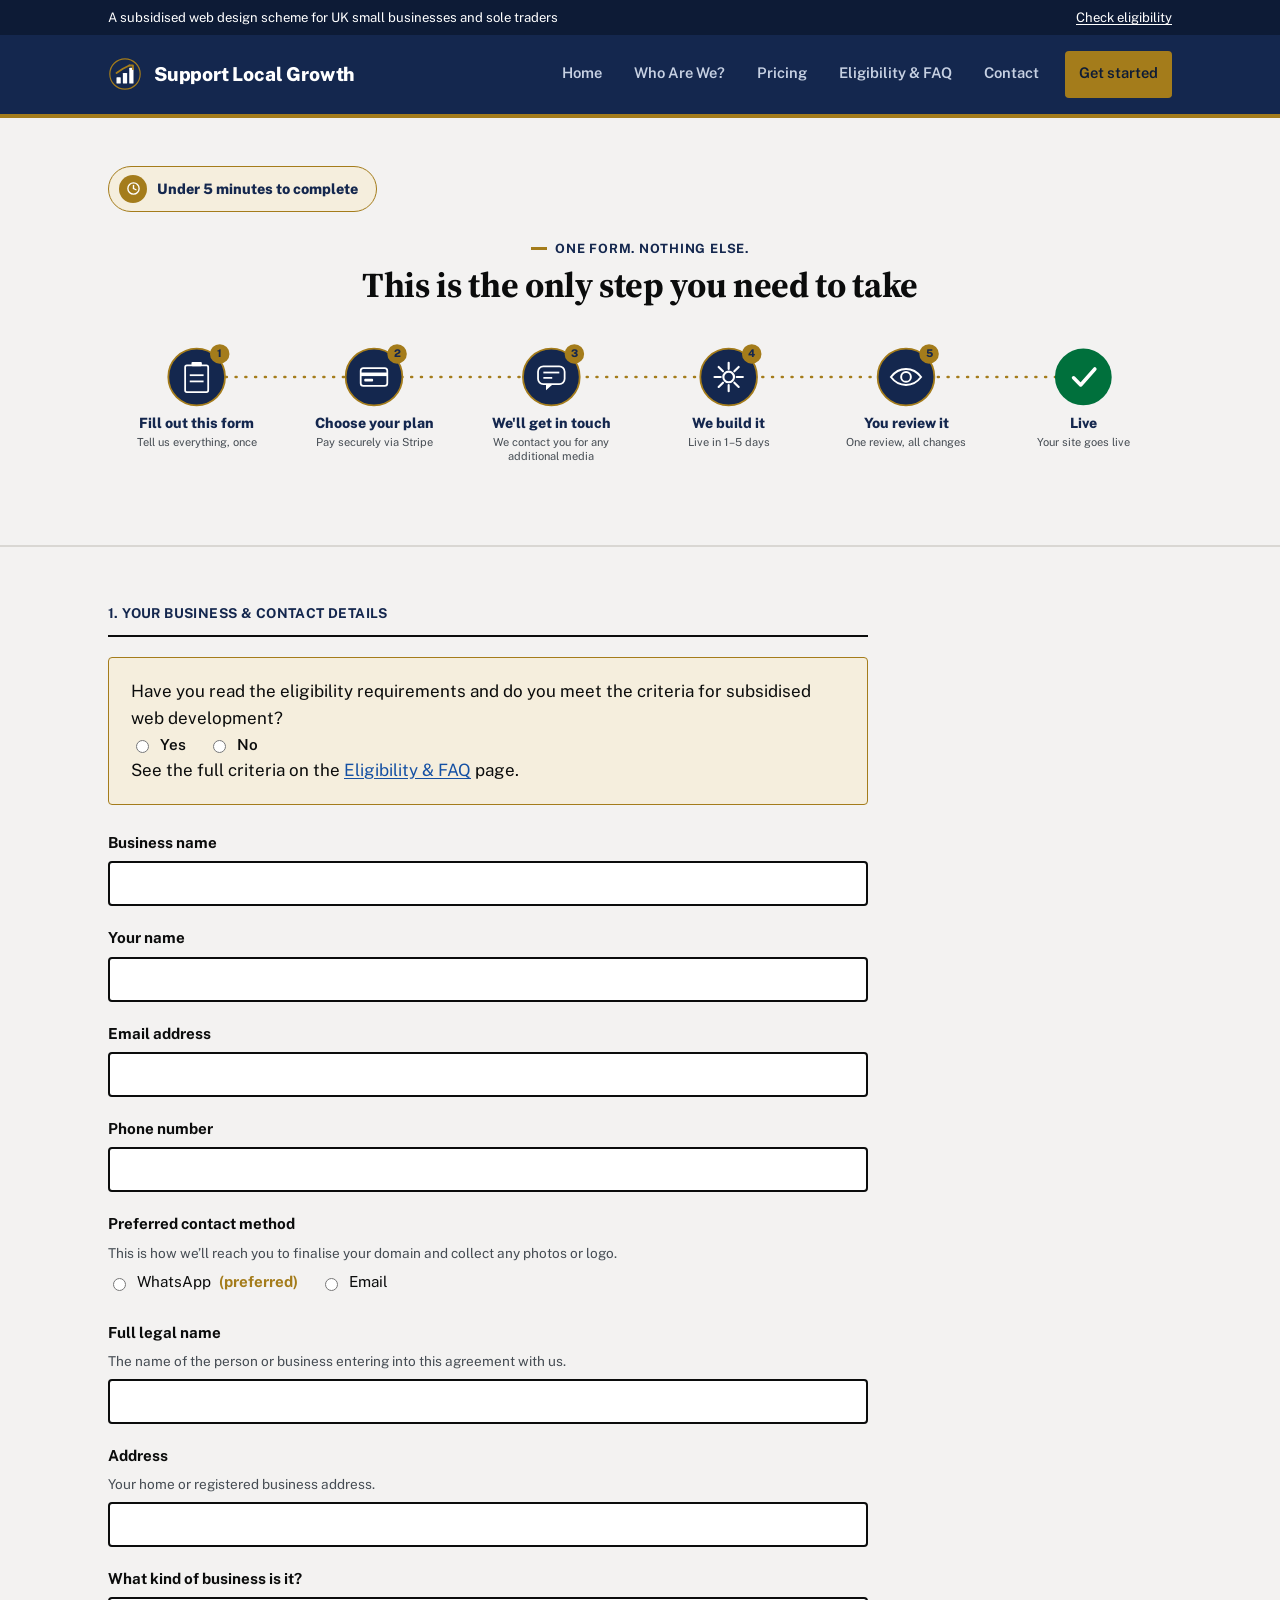
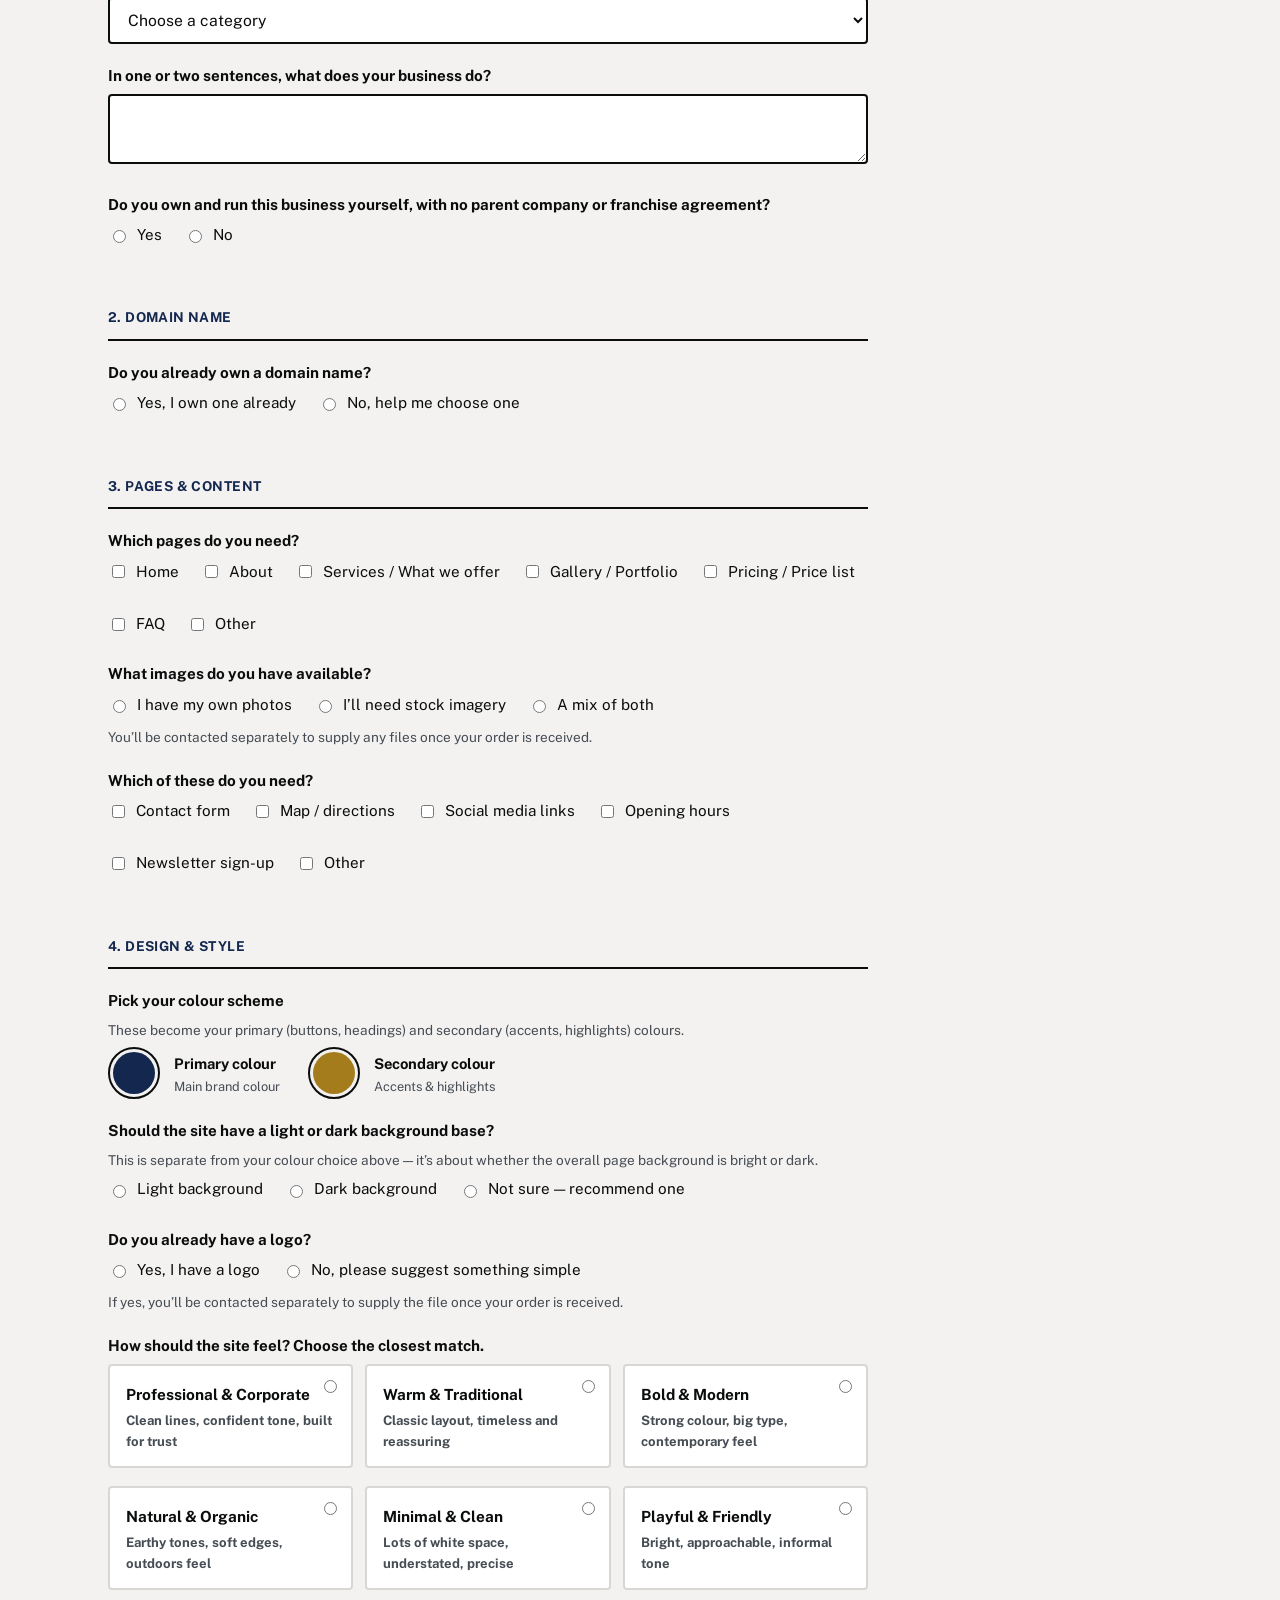
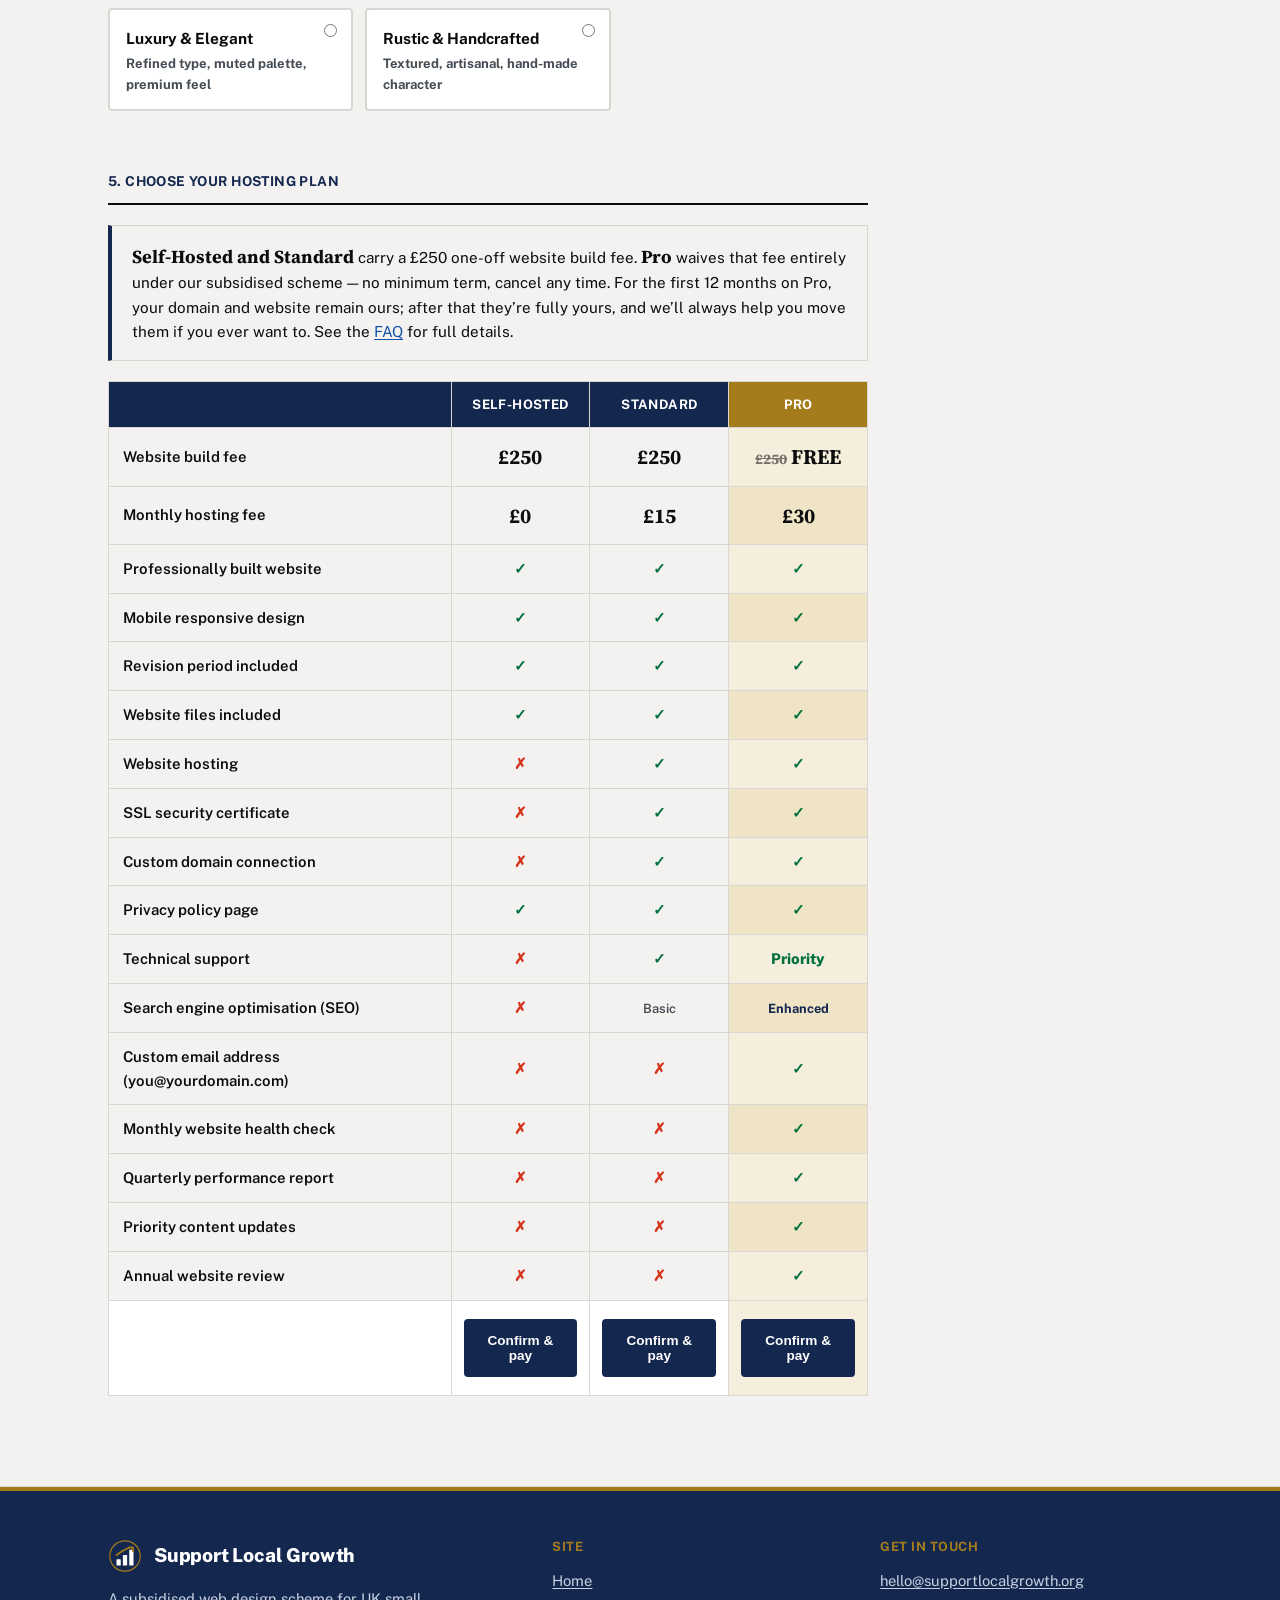
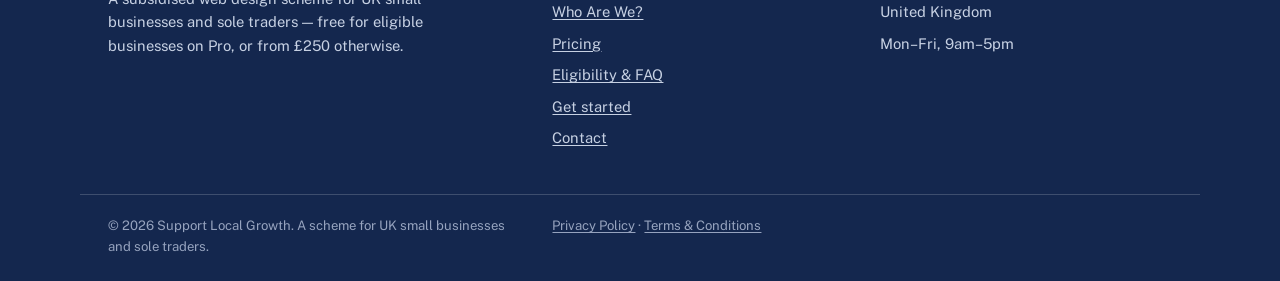
<file: get-started.html>
<!doctype html>
<html lang="en-GB">
<head>
<meta charset="utf-8">
<meta name="viewport" content="width=device-width, initial-scale=1">
<title>Get Your Website Built — Support Local Growth</title>
<meta name="description" content="Fill in one form to order your subsidised website: your business details, pages, style and hosting plan.">
<link rel="canonical" href="https://www.supportlocalgrowth.org/get-started.html">
<meta property="og:type" content="website">
<meta property="og:site_name" content="Support Local Growth">
<meta property="og:title" content="Get Your Website Built — Support Local Growth">
<meta property="og:description" content="Fill in one form to order your subsidised website: your business details, pages, style and hosting plan.">
<meta property="og:url" content="https://www.supportlocalgrowth.org/get-started.html">
<meta property="og:image" content="https://www.supportlocalgrowth.org/images/og-image-v2.png">
<meta property="og:image:width" content="1200">
<meta property="og:image:height" content="630">
<meta name="twitter:card" content="summary_large_image">
<meta name="twitter:title" content="Get Your Website Built — Support Local Growth">
<meta name="twitter:description" content="Fill in one form to order your subsidised website: your business details, pages, style and hosting plan.">
<meta name="twitter:image" content="https://www.supportlocalgrowth.org/images/og-image-v2.png">
<link rel="preconnect" href="https://fonts.googleapis.com">
<link rel="preconnect" href="https://fonts.gstatic.com" crossorigin>
<link href="https://fonts.googleapis.com/css2?family=Public+Sans:wght@400;500;600;700;800&family=Source+Serif+4:opsz,wght@8..60,600;8..60,700&display=swap" rel="stylesheet">
<link rel="icon" type="image/svg+xml" href="favicon.svg">
<link rel="icon" type="image/png" sizes="32x32" href="favicon-32x32.png">
<link rel="icon" type="image/png" sizes="16x16" href="favicon-16x16.png">
<link rel="apple-touch-icon" sizes="180x180" href="apple-touch-icon.png">
<link rel="stylesheet" href="style.css">
</head>
<body>
<div class="top-strip">
  <div class="wrap">
    <span>A subsidised web design scheme for UK small businesses and sole traders</span>
    <a href="eligibility.html">Check eligibility</a>
  </div>
</div>
<header class="site-header">
  <div class="wrap">
    <a class="brand" href="index.html"><svg class="mark" viewBox="0 0 32 32" xmlns="http://www.w3.org/2000/svg" aria-hidden="true">
<circle cx="16" cy="16" r="15" fill="#14274E"/>
<circle cx="16" cy="16" r="14.3" fill="none" stroke="#A47C1B" stroke-width="1.1"/>
<rect x="8" y="19" width="4" height="6" rx="0.6" fill="#FFFFFF"/>
<rect x="14" y="15" width="4" height="10" rx="0.6" fill="#FFFFFF"/>
<rect x="20" y="10" width="4" height="15" rx="0.6" fill="#FFFFFF"/>
<path d="M8 15 L14 11 L20 8" stroke="#A47C1B" stroke-width="1.7" fill="none" stroke-linecap="round" stroke-linejoin="round"/>
<path d="M20 8 L23.5 8 L23.5 11.5" stroke="#A47C1B" stroke-width="1.7" fill="none" stroke-linecap="round" stroke-linejoin="round"/>
</svg>Support Local Growth</a>
    <button class="nav-toggle" aria-expanded="false" aria-label="Toggle menu">MENU</button>
    <nav class="main-nav">
      <a class="" href="index.html">Home</a>
      <a class="" href="who.html">Who Are We?</a>
      <a class="" href="pricing.html">Pricing</a>
      <a class="" href="eligibility.html">Eligibility &amp; FAQ</a>
      <a class="" href="contact.html">Contact</a>
      <a class="nav-cta" href="get-started.html">Get started</a>
    </nav>
  </div>
</header>

<section class="page-head">
  <div class="wrap">
    <div class="mini-badge">
      <span class="tb-icon"><svg viewBox="0 0 24 24" xmlns="http://www.w3.org/2000/svg"><circle cx="12" cy="12" r="9"/><line x1="12" y1="12" x2="12" y2="7"/><line x1="12" y1="12" x2="16" y2="14"/></svg></span>
      <span class="tb-text">Under 5 minutes to complete</span>
    </div>
    <p class="eyebrow" style="justify-content:center;">One form. Nothing else.</p>
    <h1 style="text-align:center; font-size:2.2rem;">This is the only step you need to take</h1>
    <div class="process-diagram-desktop"><svg viewBox="0 0 1200 225" xmlns="http://www.w3.org/2000/svg" role="img" aria-label="Five step process from filling in the form to your website going live">
<line x1="100.0" y1="62" x2="1100.0" y2="62" stroke="#A47C1B" stroke-width="3" stroke-dasharray="1 10" stroke-linecap="round"/>
<circle cx="100.0" cy="62" r="32" fill="#14274E"/>
<circle cx="100.0" cy="62" r="32" fill="none" stroke="#A47C1B" stroke-width="2"/>
<rect x="87.0" y="49" width="26" height="30" rx="2" fill="none" stroke="#FFFFFF" stroke-width="2"/>
    <rect x="94.15" y="45" width="11.700000000000001" height="5" rx="1.2" fill="#FFFFFF"/>
    <line x1="92.2" y1="60" x2="107.8" y2="60" stroke="#FFFFFF" stroke-width="2"/>
    <line x1="92.2" y1="67" x2="107.8" y2="67" stroke="#FFFFFF" stroke-width="2"/>
<circle cx="126.0" cy="36" r="11" fill="#A47C1B"/>
<text x="126.0" y="40" font-family="Public Sans, sans-serif" font-size="12" font-weight="800" fill="#14274E" text-anchor="middle">1</text>
<text x="100.0" y="120" font-family="Public Sans, sans-serif" font-size="16" font-weight="800" fill="#14274E" text-anchor="middle">Fill out this form</text>
<text x="100.0" y="140" font-family="Public Sans, sans-serif" font-size="12.5" fill="#454C53" text-anchor="middle">Tell us everything, once</text>
<circle cx="300.0" cy="62" r="32" fill="#14274E"/>
<circle cx="300.0" cy="62" r="32" fill="none" stroke="#A47C1B" stroke-width="2"/>
<rect x="285.0" y="52.0" width="30" height="20" rx="3" fill="none" stroke="#FFFFFF" stroke-width="2"/>
    <rect x="285.0" y="57.0" width="30" height="4" fill="#FFFFFF"/>
    <rect x="289.0" y="64.0" width="10" height="3" rx="1" fill="#FFFFFF"/>
<circle cx="326.0" cy="36" r="11" fill="#A47C1B"/>
<text x="326.0" y="40" font-family="Public Sans, sans-serif" font-size="12" font-weight="800" fill="#14274E" text-anchor="middle">2</text>
<text x="300.0" y="120" font-family="Public Sans, sans-serif" font-size="16" font-weight="800" fill="#14274E" text-anchor="middle">Choose your plan</text>
<text x="300.0" y="140" font-family="Public Sans, sans-serif" font-size="12.5" fill="#454C53" text-anchor="middle">Pay securely via Stripe</text>
<circle cx="500.0" cy="62" r="32" fill="#14274E"/>
<circle cx="500.0" cy="62" r="32" fill="none" stroke="#A47C1B" stroke-width="2"/>
<rect x="485.0" y="50.0" width="30" height="20" rx="6" fill="none" stroke="#FFFFFF" stroke-width="2"/>
    <path d="M494.0 70.0 L494.0 77.0 L502.0 70.0" fill="#FFFFFF"/>
    <line x1="491.0" y1="57.0" x2="509.0" y2="57.0" stroke="#FFFFFF" stroke-width="2"/>
    <line x1="491.0" y1="63.0" x2="501.0" y2="63.0" stroke="#FFFFFF" stroke-width="2"/>
<circle cx="526.0" cy="36" r="11" fill="#A47C1B"/>
<text x="526.0" y="40" font-family="Public Sans, sans-serif" font-size="12" font-weight="800" fill="#14274E" text-anchor="middle">3</text>
<text x="500.0" y="120" font-family="Public Sans, sans-serif" font-size="16" font-weight="800" fill="#14274E" text-anchor="middle">We'll get in touch</text>
<text x="500.0" y="140" font-family="Public Sans, sans-serif" font-size="12.5" fill="#454C53" text-anchor="middle">We contact you for any</text>
<text x="500.0" y="156" font-family="Public Sans, sans-serif" font-size="12.5" fill="#454C53" text-anchor="middle">additional media</text>
<circle cx="700.0" cy="62" r="32" fill="#14274E"/>
<circle cx="700.0" cy="62" r="32" fill="none" stroke="#A47C1B" stroke-width="2"/>
<circle cx="700.0" cy="62" r="6" fill="none" stroke="#FFFFFF" stroke-width="2.4"/>
<line x1="709.0" y1="62.0" x2="716.0" y2="62.0" stroke="#FFFFFF" stroke-width="2.4" stroke-linecap="round"/>
<line x1="706.4" y1="68.4" x2="711.3" y2="73.3" stroke="#FFFFFF" stroke-width="2.4" stroke-linecap="round"/>
<line x1="700.0" y1="71.0" x2="700.0" y2="78.0" stroke="#FFFFFF" stroke-width="2.4" stroke-linecap="round"/>
<line x1="693.6" y1="68.4" x2="688.7" y2="73.3" stroke="#FFFFFF" stroke-width="2.4" stroke-linecap="round"/>
<line x1="691.0" y1="62.0" x2="684.0" y2="62.0" stroke="#FFFFFF" stroke-width="2.4" stroke-linecap="round"/>
<line x1="693.6" y1="55.6" x2="688.7" y2="50.7" stroke="#FFFFFF" stroke-width="2.4" stroke-linecap="round"/>
<line x1="700.0" y1="53.0" x2="700.0" y2="46.0" stroke="#FFFFFF" stroke-width="2.4" stroke-linecap="round"/>
<line x1="706.4" y1="55.6" x2="711.3" y2="50.7" stroke="#FFFFFF" stroke-width="2.4" stroke-linecap="round"/>
<circle cx="726.0" cy="36" r="11" fill="#A47C1B"/>
<text x="726.0" y="40" font-family="Public Sans, sans-serif" font-size="12" font-weight="800" fill="#14274E" text-anchor="middle">4</text>
<text x="700.0" y="120" font-family="Public Sans, sans-serif" font-size="16" font-weight="800" fill="#14274E" text-anchor="middle">We build it</text>
<text x="700.0" y="140" font-family="Public Sans, sans-serif" font-size="12.5" fill="#454C53" text-anchor="middle">Live in 1–5 days</text>
<circle cx="900.0" cy="62" r="32" fill="#14274E"/>
<circle cx="900.0" cy="62" r="32" fill="none" stroke="#A47C1B" stroke-width="2"/>
<path d="M883.0 62 C892.0 50 908.0 50 917.0 62 C908.0 74 892.0 74 883.0 62 Z" fill="none" stroke="#FFFFFF" stroke-width="2.2"/>
    <circle cx="900.0" cy="62" r="5.5" fill="none" stroke="#FFFFFF" stroke-width="2.2"/>
<circle cx="926.0" cy="36" r="11" fill="#A47C1B"/>
<text x="926.0" y="40" font-family="Public Sans, sans-serif" font-size="12" font-weight="800" fill="#14274E" text-anchor="middle">5</text>
<text x="900.0" y="120" font-family="Public Sans, sans-serif" font-size="16" font-weight="800" fill="#14274E" text-anchor="middle">You review it</text>
<text x="900.0" y="140" font-family="Public Sans, sans-serif" font-size="12.5" fill="#454C53" text-anchor="middle">One review, all changes</text>
<circle cx="1100.0" cy="62" r="32" fill="#00703C"/>
<path d="M1089.0 63 L1097.0 71 L1113.0 53" fill="none" stroke="#FFFFFF" stroke-width="4" stroke-linecap="round" stroke-linejoin="round"/>
<text x="1100.0" y="120" font-family="Public Sans, sans-serif" font-size="16" font-weight="800" fill="#14274E" text-anchor="middle">Live</text>
<text x="1100.0" y="140" font-family="Public Sans, sans-serif" font-size="12.5" fill="#454C53" text-anchor="middle">Your site goes live</text>
</svg></div>
    <div class="process-diagram-mobile"><svg viewBox="0 0 360 470" xmlns="http://www.w3.org/2000/svg" role="img" aria-label="Five step process from filling in the form to your website going live">
<line x1="34" y1="32.0" x2="34" y2="438.0" stroke="#A47C1B" stroke-width="3" stroke-dasharray="1 9" stroke-linecap="round"/>
<circle cx="34" cy="32.0" r="24" fill="#14274E"/>
<circle cx="34" cy="32.0" r="24" fill="none" stroke="#A47C1B" stroke-width="1.6"/>
<rect x="24" y="22.0" width="20" height="23" rx="1.6" fill="none" stroke="#FFFFFF" stroke-width="1.7"/>
    <rect x="29.5" y="19.0" width="9.0" height="4" rx="1" fill="#FFFFFF"/>
    <line x1="28.0" y1="30.5" x2="40.0" y2="30.5" stroke="#FFFFFF" stroke-width="1.6"/>
    <line x1="28.0" y1="36.0" x2="40.0" y2="36.0" stroke="#FFFFFF" stroke-width="1.6"/>
<circle cx="54" cy="12.0" r="8.5" fill="#A47C1B"/>
<text x="54" y="15.5" font-family="Public Sans, sans-serif" font-size="9.5" font-weight="800" fill="#14274E" text-anchor="middle">1</text>
<text x="76" y="29.0" font-family="Public Sans, sans-serif" font-size="15" font-weight="800" fill="#14274E">Fill out this form</text>
<text x="76" y="47.0" font-family="Public Sans, sans-serif" font-size="11.5" fill="#454C53">Tell us everything, once</text>
<circle cx="34" cy="113.2" r="24" fill="#14274E"/>
<circle cx="34" cy="113.2" r="24" fill="none" stroke="#A47C1B" stroke-width="1.6"/>
<rect x="22.5" y="105.7" width="23" height="15" rx="2.4" fill="none" stroke="#FFFFFF" stroke-width="1.7"/>
    <rect x="22.5" y="109.5" width="23" height="3" fill="#FFFFFF"/>
    <rect x="25.5" y="114.7" width="7" height="2.2" rx="0.8" fill="#FFFFFF"/>
<circle cx="54" cy="93.2" r="8.5" fill="#A47C1B"/>
<text x="54" y="96.7" font-family="Public Sans, sans-serif" font-size="9.5" font-weight="800" fill="#14274E" text-anchor="middle">2</text>
<text x="76" y="110.2" font-family="Public Sans, sans-serif" font-size="15" font-weight="800" fill="#14274E">Choose your plan</text>
<text x="76" y="128.2" font-family="Public Sans, sans-serif" font-size="11.5" fill="#454C53">Pay securely via Stripe</text>
<circle cx="34" cy="194.4" r="24" fill="#14274E"/>
<circle cx="34" cy="194.4" r="24" fill="none" stroke="#A47C1B" stroke-width="1.6"/>
<rect x="22.5" y="185.4" width="23" height="15" rx="4.5" fill="none" stroke="#FFFFFF" stroke-width="1.7"/>
    <path d="M30 200.4 L30 205.4 L35.5 200.4" fill="#FFFFFF"/>
    <line x1="27.0" y1="190.4" x2="41.0" y2="190.4" stroke="#FFFFFF" stroke-width="1.6"/>
    <line x1="27.0" y1="194.9" x2="35.5" y2="194.9" stroke="#FFFFFF" stroke-width="1.6"/>
<circle cx="54" cy="174.4" r="8.5" fill="#A47C1B"/>
<text x="54" y="177.9" font-family="Public Sans, sans-serif" font-size="9.5" font-weight="800" fill="#14274E" text-anchor="middle">3</text>
<text x="76" y="191.4" font-family="Public Sans, sans-serif" font-size="15" font-weight="800" fill="#14274E">We'll get in touch</text>
<text x="76" y="209.4" font-family="Public Sans, sans-serif" font-size="11.5" fill="#454C53">We contact you for any</text>
<text x="76" y="223.4" font-family="Public Sans, sans-serif" font-size="11.5" fill="#454C53">additional media</text>
<circle cx="34" cy="275.6" r="24" fill="#14274E"/>
<circle cx="34" cy="275.6" r="24" fill="none" stroke="#A47C1B" stroke-width="1.6"/>
<circle cx="34" cy="275.6" r="4.6" fill="none" stroke="#FFFFFF" stroke-width="1.8"/>
<line x1="40.8" y1="275.6" x2="46.0" y2="275.6" stroke="#FFFFFF" stroke-width="1.8" stroke-linecap="round"/>
<line x1="38.8" y1="280.4" x2="42.5" y2="284.1" stroke="#FFFFFF" stroke-width="1.8" stroke-linecap="round"/>
<line x1="34.0" y1="282.4" x2="34.0" y2="287.6" stroke="#FFFFFF" stroke-width="1.8" stroke-linecap="round"/>
<line x1="29.2" y1="280.4" x2="25.5" y2="284.1" stroke="#FFFFFF" stroke-width="1.8" stroke-linecap="round"/>
<line x1="27.2" y1="275.6" x2="22.0" y2="275.6" stroke="#FFFFFF" stroke-width="1.8" stroke-linecap="round"/>
<line x1="29.2" y1="270.8" x2="25.5" y2="267.1" stroke="#FFFFFF" stroke-width="1.8" stroke-linecap="round"/>
<line x1="34.0" y1="268.8" x2="34.0" y2="263.6" stroke="#FFFFFF" stroke-width="1.8" stroke-linecap="round"/>
<line x1="38.8" y1="270.8" x2="42.5" y2="267.1" stroke="#FFFFFF" stroke-width="1.8" stroke-linecap="round"/>
<circle cx="54" cy="255.60000000000002" r="8.5" fill="#A47C1B"/>
<text x="54" y="259.1" font-family="Public Sans, sans-serif" font-size="9.5" font-weight="800" fill="#14274E" text-anchor="middle">4</text>
<text x="76" y="272.6" font-family="Public Sans, sans-serif" font-size="15" font-weight="800" fill="#14274E">We build it</text>
<text x="76" y="290.6" font-family="Public Sans, sans-serif" font-size="11.5" fill="#454C53">Live in 1–5 days</text>
<circle cx="34" cy="356.8" r="24" fill="#14274E"/>
<circle cx="34" cy="356.8" r="24" fill="none" stroke="#A47C1B" stroke-width="1.6"/>
<path d="M21 356.8 C28 347.8 40 347.8 47 356.8 C40 365.8 28 365.8 21 356.8 Z" fill="none" stroke="#FFFFFF" stroke-width="1.7"/>
    <circle cx="34" cy="356.8" r="4.2" fill="none" stroke="#FFFFFF" stroke-width="1.7"/>
<circle cx="54" cy="336.8" r="8.5" fill="#A47C1B"/>
<text x="54" y="340.3" font-family="Public Sans, sans-serif" font-size="9.5" font-weight="800" fill="#14274E" text-anchor="middle">5</text>
<text x="76" y="353.8" font-family="Public Sans, sans-serif" font-size="15" font-weight="800" fill="#14274E">You review it</text>
<text x="76" y="371.8" font-family="Public Sans, sans-serif" font-size="11.5" fill="#454C53">One review, all changes</text>
<circle cx="34" cy="438.0" r="24" fill="#00703C"/>
<path d="M26 439.0 L32 444.5 L43.5 431.5" fill="none" stroke="#FFFFFF" stroke-width="3" stroke-linecap="round" stroke-linejoin="round"/>
<text x="76" y="435.0" font-family="Public Sans, sans-serif" font-size="15" font-weight="800" fill="#14274E">Live</text>
<text x="76" y="453.0" font-family="Public Sans, sans-serif" font-size="11.5" fill="#454C53">Your site goes live</text>
</svg></div>
  </div>
</section>


<section class="section-lift">
  <div class="wrap">

    <form class="questionnaire" action="https://formsubmit.co/robertcbowen@gmail.com" method="POST">
      <input type="hidden" name="_subject" value="New Support Local Growth website order">
      <input type="hidden" name="_template" value="table">
      <input type="hidden" name="_captcha" value="false">
      <input type="hidden" name="_next" id="formsubmit-next" value="https://buy.stripe.com/bJe6ozdtI1n5784g701Fe01">
      <input type="hidden" name="_url" value="https://www.supportlocalgrowth.org/get-started.html">
      <input type="text" name="_honey" style="display:none" tabindex="-1" autocomplete="off">

      <fieldset>
        <legend>1. Your business &amp; contact details</legend>

        <div class="elig-check">
          <span class="q">Have you read the eligibility requirements and do you meet the criteria for subsidised web development?</span>
          <div class="radio-row">
            <label><input type="radio" name="eligibility-confirm" value="yes" required> Yes</label>
            <label><input type="radio" name="eligibility-confirm" value="no"> No</label>
          </div>
          <span class="hint">See the full criteria on the <a href="eligibility.html">Eligibility &amp; FAQ</a> page.</span>
        </div>

        <div class="field">
          <label for="biz-name">Business name</label>
          <input type="text" id="biz-name" name="biz-name" required>
        </div>
        <div class="field">
          <label for="contact-name">Your name</label>
          <input type="text" id="contact-name" name="contact-name" required>
        </div>
        <div class="field">
          <label for="contact-email">Email address</label>
          <input type="email" id="contact-email" name="contact-email" required>
        </div>
        <div class="field">
          <label for="contact-phone">Phone number</label>
          <input type="tel" id="contact-phone" name="contact-phone" required>
        </div>
        <div class="field">
          <label>Preferred contact method</label>
          <span class="hint">This is how we&rsquo;ll reach you to finalise your domain and collect any photos or logo.</span>
          <div class="radio-row">
            <label><input type="radio" name="contact-method" value="whatsapp" required> WhatsApp <span style="color:var(--gold); font-weight:700;">(preferred)</span></label>
            <label><input type="radio" name="contact-method" value="email"> Email</label>
          </div>
        </div>
        <div class="field">
          <label for="legal-name">Full legal name</label>
          <span class="hint">The name of the person or business entering into this agreement with us.</span>
          <input type="text" id="legal-name" name="legal-name" required>
        </div>
        <div class="field">
          <label for="legal-address">Address</label>
          <span class="hint">Your home or registered business address.</span>
          <input type="text" id="legal-address" name="legal-address" required>
        </div>
        <div class="field">
          <label for="biz-category">What kind of business is it?</label>
          <select id="biz-category" name="biz-category" required data-reveal-select="biz-category-other" data-reveal-value="other">
            <option value="" disabled selected>Choose a category</option>
            <option value="food-drink">Food &amp; drink</option>
            <option value="trades-construction">Trades &amp; construction</option>
            <option value="health-beauty">Health &amp; beauty</option>
            <option value="pet-services">Pet services</option>
            <option value="retail">Retail &amp; shop</option>
            <option value="professional-services">Professional &amp; consulting services</option>
            <option value="creative-events">Creative, events &amp; photography</option>
            <option value="home-garden">Home &amp; garden services</option>
            <option value="other">Other</option>
          </select>
        </div>
        <div class="field" id="biz-category-other" style="display:none;">
          <label for="biz-category-other-text">Please specify</label>
          <input type="text" id="biz-category-other-text" name="biz-category-other-text">
        </div>
        <div class="field">
          <label for="biz-type">In one or two sentences, what does your business do?</label>
          <textarea id="biz-type" name="biz-type" required style="min-height:70px;"></textarea>
        </div>
        <div class="field">
          <label>Do you own and run this business yourself, with no parent company or franchise agreement?</label>
          <div class="radio-row">
            <label><input type="radio" name="independent" value="yes" required> Yes</label>
            <label><input type="radio" name="independent" value="no"> No</label>
          </div>
        </div>
      </fieldset>

      <fieldset>
        <legend>2. Domain name</legend>
        <div class="field">
          <label>Do you already own a domain name?</label>
          <div class="radio-row">
            <label><input type="radio" name="has-domain" value="yes" data-reveal-trigger="domain-existing" required> Yes, I own one already</label>
            <label><input type="radio" name="has-domain" value="no" data-reveal-trigger="domain-wanted"> No, help me choose one</label>
          </div>
        </div>
        <div class="field" id="domain-existing" style="display:none;">
          <label for="domain-name">Your existing domain</label>
          <input type="text" id="domain-name" name="domain-name" placeholder="yourbusiness.co.uk">
        </div>
        <div class="field" id="domain-wanted" style="display:none;">
          <label for="domain-preference">Preferred domain name(s)</label>
          <span class="hint">List one or two options in order of preference &mdash; we&rsquo;ll confirm availability.</span>
          <input type="text" id="domain-preference" name="domain-preference" placeholder="e.g. yourbusinessname.co.uk">
        </div>
      </fieldset>

      <fieldset>
        <legend>3. Pages &amp; content</legend>
        <div class="field">
          <label>Which pages do you need?</label>
          <div class="check-row">
            <label><input type="checkbox" name="pages" value="home"> Home</label>
            <label><input type="checkbox" name="pages" value="about"> About</label>
            <label><input type="checkbox" name="pages" value="services"> Services / What we offer</label>
            <label><input type="checkbox" name="pages" value="gallery"> Gallery / Portfolio</label>
            <label><input type="checkbox" name="pages" value="pricing"> Pricing / Price list</label>
            <label><input type="checkbox" name="pages" value="faq"> FAQ</label>
            <label><input type="checkbox" name="pages" value="other" data-reveal-trigger="pages-other"> Other</label>
          </div>
        </div>
        <div class="field" id="pages-other" style="display:none;">
          <label for="pages-other-text">Additional page(s)</label>
          <input type="text" id="pages-other-text" name="pages-other-text" placeholder="e.g. Careers, Case studies">
        </div>
        <div class="field">
          <label for="content-images">What images do you have available?</label>
          <div class="radio-row">
            <label><input type="radio" name="images" value="own-photos" required> I have my own photos</label>
            <label><input type="radio" name="images" value="need-stock"> I&rsquo;ll need stock imagery</label>
            <label><input type="radio" name="images" value="mix"> A mix of both</label>
          </div>
          <span class="hint">You&rsquo;ll be contacted separately to supply any files once your order is received.</span>
        </div>
        <div class="field">
          <label>Which of these do you need?</label>
          <div class="check-row">
            <label><input type="checkbox" name="features" value="contact-form"> Contact form</label>
            <label><input type="checkbox" name="features" value="map"> Map / directions</label>
            <label><input type="checkbox" name="features" value="social"> Social media links</label>
            <label><input type="checkbox" name="features" value="opening-hours"> Opening hours</label>
            <label><input type="checkbox" name="features" value="newsletter"> Newsletter sign-up</label>
            <label><input type="checkbox" name="features" value="other" data-reveal-trigger="features-other"> Other</label>
          </div>
        </div>
        <div class="field" id="features-other" style="display:none;">
          <label for="features-other-text">Additional feature(s)</label>
          <input type="text" id="features-other-text" name="features-other-text" placeholder="e.g. Live chat, downloadable menu">
        </div>
      </fieldset>

      <fieldset>
        <legend>4. Design &amp; style</legend>
        <div class="field">
          <label>Pick your colour scheme</label>
          <span class="hint">These become your primary (buttons, headings) and secondary (accents, highlights) colours.</span>
          <div class="colour-row">
            <div class="colour-field">
              <input type="color" id="colour-primary" name="colour-primary" value="#14274E">
              <span>
                <span class="cf-label">Primary colour</span>
                <span class="cf-hint">Main brand colour</span>
              </span>
            </div>
            <div class="colour-field">
              <input type="color" id="colour-secondary" name="colour-secondary" value="#A47C1B">
              <span>
                <span class="cf-label">Secondary colour</span>
                <span class="cf-hint">Accents &amp; highlights</span>
              </span>
            </div>
          </div>
        </div>
        <div class="field">
          <label>Should the site have a light or dark background base?</label>
          <span class="hint">This is separate from your colour choice above &mdash; it&rsquo;s about whether the overall page background is bright or dark.</span>
          <div class="radio-row">
            <label><input type="radio" name="site-base" value="light" required> Light background</label>
            <label><input type="radio" name="site-base" value="dark"> Dark background</label>
            <label><input type="radio" name="site-base" value="unsure"> Not sure &mdash; recommend one</label>
          </div>
        </div>
        <div class="field">
          <label>Do you already have a logo?</label>
          <div class="radio-row">
            <label><input type="radio" name="has-logo" value="yes" required> Yes, I have a logo</label>
            <label><input type="radio" name="has-logo" value="no"> No, please suggest something simple</label>
          </div>
          <span class="hint">If yes, you&rsquo;ll be contacted separately to supply the file once your order is received.</span>
        </div>
        <div class="field">
          <label>How should the site feel? Choose the closest match.</label>
          <div class="theme-picker">
        <label class="theme-card">
          <input type="radio" name="style-theme" value="professional">
          <span class="t-name">Professional &amp; Corporate</span>
          <span class="t-desc">Clean lines, confident tone, built for trust</span>
        </label>
        <label class="theme-card">
          <input type="radio" name="style-theme" value="traditional">
          <span class="t-name">Warm &amp; Traditional</span>
          <span class="t-desc">Classic layout, timeless and reassuring</span>
        </label>
        <label class="theme-card">
          <input type="radio" name="style-theme" value="bold">
          <span class="t-name">Bold &amp; Modern</span>
          <span class="t-desc">Strong colour, big type, contemporary feel</span>
        </label>
        <label class="theme-card">
          <input type="radio" name="style-theme" value="natural">
          <span class="t-name">Natural &amp; Organic</span>
          <span class="t-desc">Earthy tones, soft edges, outdoors feel</span>
        </label>
        <label class="theme-card">
          <input type="radio" name="style-theme" value="minimal">
          <span class="t-name">Minimal &amp; Clean</span>
          <span class="t-desc">Lots of white space, understated, precise</span>
        </label>
        <label class="theme-card">
          <input type="radio" name="style-theme" value="playful">
          <span class="t-name">Playful &amp; Friendly</span>
          <span class="t-desc">Bright, approachable, informal tone</span>
        </label>
        <label class="theme-card">
          <input type="radio" name="style-theme" value="elegant">
          <span class="t-name">Luxury &amp; Elegant</span>
          <span class="t-desc">Refined type, muted palette, premium feel</span>
        </label>
        <label class="theme-card">
          <input type="radio" name="style-theme" value="rustic">
          <span class="t-name">Rustic &amp; Handcrafted</span>
          <span class="t-desc">Textured, artisanal, hand-made character</span>
        </label>
          </div>
        </div>
      </fieldset>

      <fieldset>
        <legend>5. Choose your hosting plan</legend>
        <div class="tier-callout">
          <strong>Self-Hosted and Standard</strong> carry a &pound;250 one-off website build fee. <strong>Pro</strong> waives that fee entirely under our subsidised scheme &mdash; no minimum term, cancel any time. For the first 12 months on Pro, your domain and website remain ours; after that they&rsquo;re fully yours, and we&rsquo;ll always help you move them if you ever want to. See the <a href="eligibility.html">FAQ</a> for full details.
        </div>
        <div class="table-scroll">
        <table class="tier-table">
          <thead>
            <tr>
              <th>&nbsp;</th>
              <th>Self-Hosted</th>
              <th>Standard</th>
              <th class="pro-col">Pro</th>
            </tr>
          </thead>
          <tbody>
            <tr>
              <td>Website build fee</td>
              <td class="monthly-fee">&pound;250</td>
              <td class="monthly-fee">&pound;250</td>
              <td class="monthly-fee pro-col"><span style="text-decoration:line-through; opacity:0.55; font-size:0.7em;">&pound;250</span> FREE</td>
            </tr>
            <tr>
              <td>Monthly hosting fee</td>
              <td class="monthly-fee">&pound;0</td>
              <td class="monthly-fee">&pound;15</td>
              <td class="monthly-fee pro-col">&pound;30</td>
            </tr>
            <tr>
              <td>Professionally built website</td>
              <td class="yes">&#10003;</td>
              <td class="yes">&#10003;</td>
              <td class="yes pro-col">&#10003;</td>
            </tr>
            <tr>
              <td>Mobile responsive design</td>
              <td class="yes">&#10003;</td>
              <td class="yes">&#10003;</td>
              <td class="yes pro-col">&#10003;</td>
            </tr>
            <tr>
              <td>Revision period included</td>
              <td class="yes">&#10003;</td>
              <td class="yes">&#10003;</td>
              <td class="yes pro-col">&#10003;</td>
            </tr>
            <tr>
              <td>Website files included</td>
              <td class="yes">&#10003;</td>
              <td class="yes">&#10003;</td>
              <td class="yes pro-col">&#10003;</td>
            </tr>
            <tr>
              <td>Website hosting</td>
              <td class="no">&#10007;</td>
              <td class="yes">&#10003;</td>
              <td class="yes pro-col">&#10003;</td>
            </tr>
            <tr>
              <td>SSL security certificate</td>
              <td class="no">&#10007;</td>
              <td class="yes">&#10003;</td>
              <td class="yes pro-col">&#10003;</td>
            </tr>
            <tr>
              <td>Custom domain connection</td>
              <td class="no">&#10007;</td>
              <td class="yes">&#10003;</td>
              <td class="yes pro-col">&#10003;</td>
            </tr>
            <tr>
              <td>Privacy policy page</td>
              <td class="yes">&#10003;</td>
              <td class="yes">&#10003;</td>
              <td class="yes pro-col">&#10003;</td>
            </tr>
            <tr>
              <td>Technical support</td>
              <td class="no">&#10007;</td>
              <td class="yes">&#10003;</td>
              <td class="yes pro-col">Priority</td>
            </tr>
            <tr>
              <td>Search engine optimisation (SEO)</td>
              <td class="no">&#10007;</td>
              <td><span class="tag-basic">Basic</span></td>
              <td class="pro-col"><span class="tag-enhanced">Enhanced</span></td>
            </tr>
            <tr>
              <td>Custom email address (you@yourdomain.com)</td>
              <td class="no">&#10007;</td>
              <td class="no">&#10007;</td>
              <td class="yes pro-col">&#10003;</td>
            </tr>
            <tr>
              <td>Monthly website health check</td>
              <td class="no">&#10007;</td>
              <td class="no">&#10007;</td>
              <td class="yes pro-col">&#10003;</td>
            </tr>
            <tr>
              <td>Quarterly performance report</td>
              <td class="no">&#10007;</td>
              <td class="no">&#10007;</td>
              <td class="yes pro-col">&#10003;</td>
            </tr>
            <tr>
              <td>Priority content updates</td>
              <td class="no">&#10007;</td>
              <td class="no">&#10007;</td>
              <td class="yes pro-col">&#10003;</td>
            </tr>
            <tr>
              <td>Annual website review</td>
              <td class="no">&#10007;</td>
              <td class="no">&#10007;</td>
              <td class="yes pro-col">&#10003;</td>
            </tr>
          </tbody>
          <tfoot>
            <tr>
              <td></td>
              <td><button type="submit" class="tier-submit" name="tier" value="self-hosted">Confirm &amp; pay</button></td>
              <td><button type="submit" class="tier-submit" name="tier" value="standard">Confirm &amp; pay</button></td>
              <td class="pro-col"><button type="submit" class="tier-submit" name="tier" value="pro">Confirm &amp; pay</button></td>
            </tr>
          </tfoot>
        </table>
        </div>
        <div class="plan-cards">
          <div class="plan-card">
      <div class="pc-head">
        <span class="pc-name">Self-Hosted</span>
        <span class="pc-price">&pound;0 <span>/mo</span></span>
      </div>
      
      <ul class="pc-features">
        <li><span class="pc-icon"><svg viewBox="0 0 24 24" xmlns="http://www.w3.org/2000/svg"><path fill="#00703C" d="M9 16.2l-3.5-3.5L4 14.2 9 19.2 20 8.2l-1.5-1.5z"/></svg></span>Professionally built website</li>
<li><span class="pc-icon"><svg viewBox="0 0 24 24" xmlns="http://www.w3.org/2000/svg"><path fill="#00703C" d="M9 16.2l-3.5-3.5L4 14.2 9 19.2 20 8.2l-1.5-1.5z"/></svg></span>Mobile responsive design</li>
<li><span class="pc-icon"><svg viewBox="0 0 24 24" xmlns="http://www.w3.org/2000/svg"><path fill="#00703C" d="M9 16.2l-3.5-3.5L4 14.2 9 19.2 20 8.2l-1.5-1.5z"/></svg></span>Revision period included</li>
<li><span class="pc-icon"><svg viewBox="0 0 24 24" xmlns="http://www.w3.org/2000/svg"><path fill="#00703C" d="M9 16.2l-3.5-3.5L4 14.2 9 19.2 20 8.2l-1.5-1.5z"/></svg></span>Website files included</li>
<li><span class="pc-icon"><svg viewBox="0 0 24 24" xmlns="http://www.w3.org/2000/svg"><path fill="#00703C" d="M9 16.2l-3.5-3.5L4 14.2 9 19.2 20 8.2l-1.5-1.5z"/></svg></span>Privacy policy page</li>
      </ul>
      <button type="submit" class="tier-submit" name="tier" value="self-hosted">Confirm &amp; pay</button>
    </div><div class="plan-card">
      <div class="pc-head">
        <span class="pc-name">Standard</span>
        <span class="pc-price">&pound;15 <span>/mo</span></span>
      </div>
      
      <ul class="pc-features">
        <li><span class="pc-icon"><svg viewBox="0 0 24 24" xmlns="http://www.w3.org/2000/svg"><path fill="#00703C" d="M9 16.2l-3.5-3.5L4 14.2 9 19.2 20 8.2l-1.5-1.5z"/></svg></span>Website hosting</li>
<li><span class="pc-icon"><svg viewBox="0 0 24 24" xmlns="http://www.w3.org/2000/svg"><path fill="#00703C" d="M9 16.2l-3.5-3.5L4 14.2 9 19.2 20 8.2l-1.5-1.5z"/></svg></span>SSL security certificate</li>
<li><span class="pc-icon"><svg viewBox="0 0 24 24" xmlns="http://www.w3.org/2000/svg"><path fill="#00703C" d="M9 16.2l-3.5-3.5L4 14.2 9 19.2 20 8.2l-1.5-1.5z"/></svg></span>Custom domain connection</li>
<li><span class="pc-icon"><svg viewBox="0 0 24 24" xmlns="http://www.w3.org/2000/svg"><path fill="#00703C" d="M9 16.2l-3.5-3.5L4 14.2 9 19.2 20 8.2l-1.5-1.5z"/></svg></span>Privacy policy page</li>
<li><span class="pc-icon"><svg viewBox="0 0 24 24" xmlns="http://www.w3.org/2000/svg"><path fill="#00703C" d="M9 16.2l-3.5-3.5L4 14.2 9 19.2 20 8.2l-1.5-1.5z"/></svg></span>Technical support</li>
<li><span class="pc-icon"><svg viewBox="0 0 24 24" xmlns="http://www.w3.org/2000/svg"><path fill="#00703C" d="M9 16.2l-3.5-3.5L4 14.2 9 19.2 20 8.2l-1.5-1.5z"/></svg></span>Basic SEO</li>
      </ul>
      <button type="submit" class="tier-submit" name="tier" value="standard">Confirm &amp; pay</button>
    </div><div class="plan-card featured">
      <div class="pc-head">
        <span class="pc-name">Pro</span>
        <span class="pc-price">&pound;30 <span>/mo</span></span>
      </div>
      <p style="font-size:0.8rem; color:var(--ink-soft); margin:6px 0 0;">Free &pound;250 build fee under our subsidised scheme &mdash; no minimum term, cancel any time.</p>
      <ul class="pc-features">
        <li><span class="pc-icon"><svg viewBox="0 0 24 24" xmlns="http://www.w3.org/2000/svg"><path fill="#00703C" d="M9 16.2l-3.5-3.5L4 14.2 9 19.2 20 8.2l-1.5-1.5z"/></svg></span>Website hosting</li>
<li><span class="pc-icon"><svg viewBox="0 0 24 24" xmlns="http://www.w3.org/2000/svg"><path fill="#00703C" d="M9 16.2l-3.5-3.5L4 14.2 9 19.2 20 8.2l-1.5-1.5z"/></svg></span>SSL security certificate</li>
<li><span class="pc-icon"><svg viewBox="0 0 24 24" xmlns="http://www.w3.org/2000/svg"><path fill="#00703C" d="M9 16.2l-3.5-3.5L4 14.2 9 19.2 20 8.2l-1.5-1.5z"/></svg></span>Custom domain connection</li>
<li><span class="pc-icon"><svg viewBox="0 0 24 24" xmlns="http://www.w3.org/2000/svg"><path fill="#00703C" d="M9 16.2l-3.5-3.5L4 14.2 9 19.2 20 8.2l-1.5-1.5z"/></svg></span>Priority technical support</li>
<li><span class="pc-icon"><svg viewBox="0 0 24 24" xmlns="http://www.w3.org/2000/svg"><path fill="#00703C" d="M9 16.2l-3.5-3.5L4 14.2 9 19.2 20 8.2l-1.5-1.5z"/></svg></span>Enhanced SEO</li>
<li><span class="pc-icon"><svg viewBox="0 0 24 24" xmlns="http://www.w3.org/2000/svg"><path fill="#00703C" d="M9 16.2l-3.5-3.5L4 14.2 9 19.2 20 8.2l-1.5-1.5z"/></svg></span>Custom email address (you@yourdomain.com)</li>
<li><span class="pc-icon"><svg viewBox="0 0 24 24" xmlns="http://www.w3.org/2000/svg"><path fill="#00703C" d="M9 16.2l-3.5-3.5L4 14.2 9 19.2 20 8.2l-1.5-1.5z"/></svg></span>Monthly website health check</li>
<li><span class="pc-icon"><svg viewBox="0 0 24 24" xmlns="http://www.w3.org/2000/svg"><path fill="#00703C" d="M9 16.2l-3.5-3.5L4 14.2 9 19.2 20 8.2l-1.5-1.5z"/></svg></span>Quarterly performance report</li>
<li><span class="pc-icon"><svg viewBox="0 0 24 24" xmlns="http://www.w3.org/2000/svg"><path fill="#00703C" d="M9 16.2l-3.5-3.5L4 14.2 9 19.2 20 8.2l-1.5-1.5z"/></svg></span>Priority content updates</li>
<li><span class="pc-icon"><svg viewBox="0 0 24 24" xmlns="http://www.w3.org/2000/svg"><path fill="#00703C" d="M9 16.2l-3.5-3.5L4 14.2 9 19.2 20 8.2l-1.5-1.5z"/></svg></span>Annual website review</li>
      </ul>
      <button type="submit" class="tier-submit" name="tier" value="pro">Confirm &amp; pay</button>
    </div>
        </div>
      </fieldset>

    </form>
  </div>
</section>
<footer class="site-footer">
  <div class="wrap">
    <div>
      <div class="brand" style="margin-bottom:14px;"><svg class="mark" viewBox="0 0 32 32" xmlns="http://www.w3.org/2000/svg" aria-hidden="true">
<circle cx="16" cy="16" r="15" fill="#14274E"/>
<circle cx="16" cy="16" r="14.3" fill="none" stroke="#A47C1B" stroke-width="1.1"/>
<rect x="8" y="19" width="4" height="6" rx="0.6" fill="#FFFFFF"/>
<rect x="14" y="15" width="4" height="10" rx="0.6" fill="#FFFFFF"/>
<rect x="20" y="10" width="4" height="15" rx="0.6" fill="#FFFFFF"/>
<path d="M8 15 L14 11 L20 8" stroke="#A47C1B" stroke-width="1.7" fill="none" stroke-linecap="round" stroke-linejoin="round"/>
<path d="M20 8 L23.5 8 L23.5 11.5" stroke="#A47C1B" stroke-width="1.7" fill="none" stroke-linecap="round" stroke-linejoin="round"/>
</svg>Support Local Growth</div>
      <p style="max-width:38ch; color:#C7D1E3; font-size:0.92rem;">A subsidised web design scheme for UK small businesses and sole traders &mdash; free for eligible businesses on Pro, or from &pound;250 otherwise.</p>
    </div>
    <div>
      <h4>Site</h4>
      <ul>
        <li><a href="index.html">Home</a></li>
        <li><a href="who.html">Who Are We?</a></li>
        <li><a href="pricing.html">Pricing</a></li>
        <li><a href="eligibility.html">Eligibility &amp; FAQ</a></li>
        <li><a href="get-started.html">Get started</a></li>
        <li><a href="contact.html">Contact</a></li>
      </ul>
    </div>
    <div>
      <h4>Get in touch</h4>
      <ul>
        <li><a href="mailto:hello@supportlocalgrowth.org">hello@supportlocalgrowth.org</a></li>
        <li>United Kingdom</li>
        <li>Mon&ndash;Fri, 9am&ndash;5pm</li>
      </ul>
    </div>
  </div>
  <div class="wrap footer-bottom">
    <span>&copy; 2026 Support Local Growth. A scheme for UK small businesses and sole traders.</span>
    <span><a href="privacy.html">Privacy Policy</a> &middot; <a href="terms.html">Terms &amp; Conditions</a></span>
  </div>
</footer>
<script src="script.js"></script>
</body>
</html>
</file>
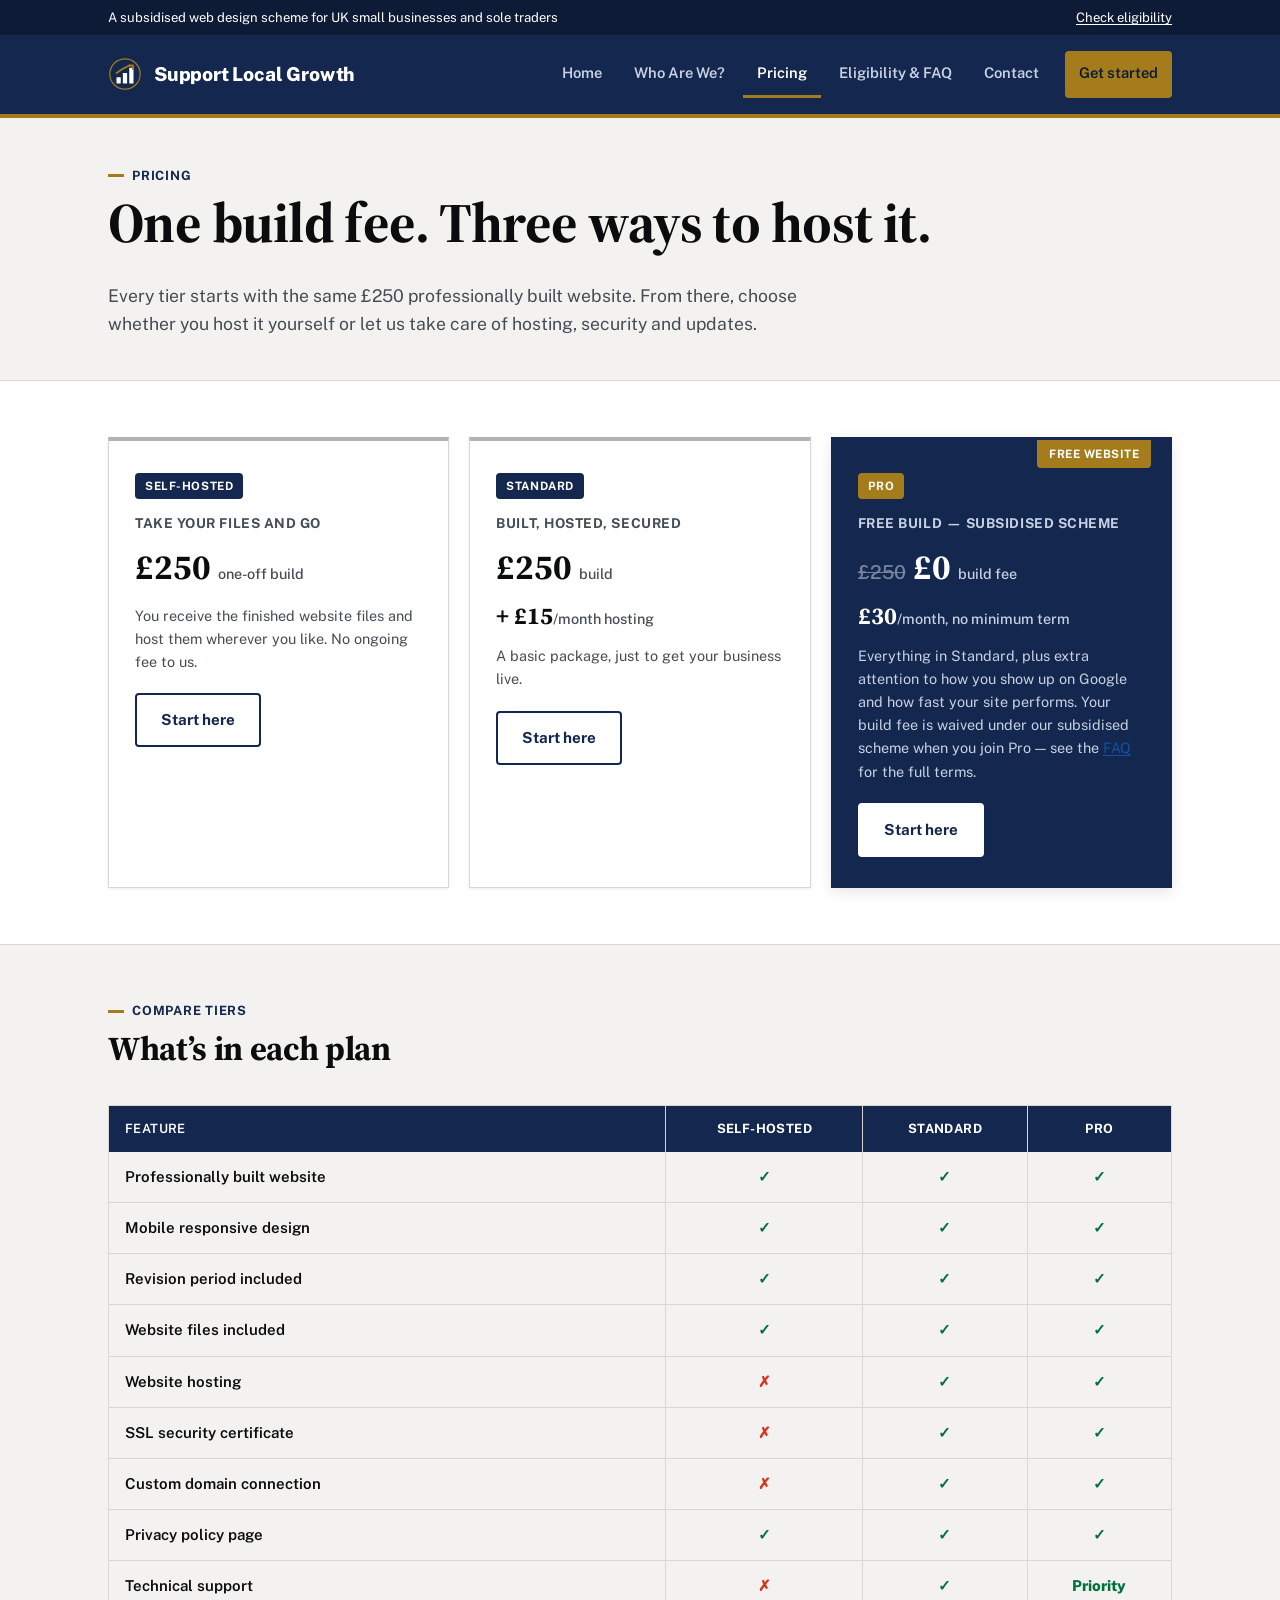
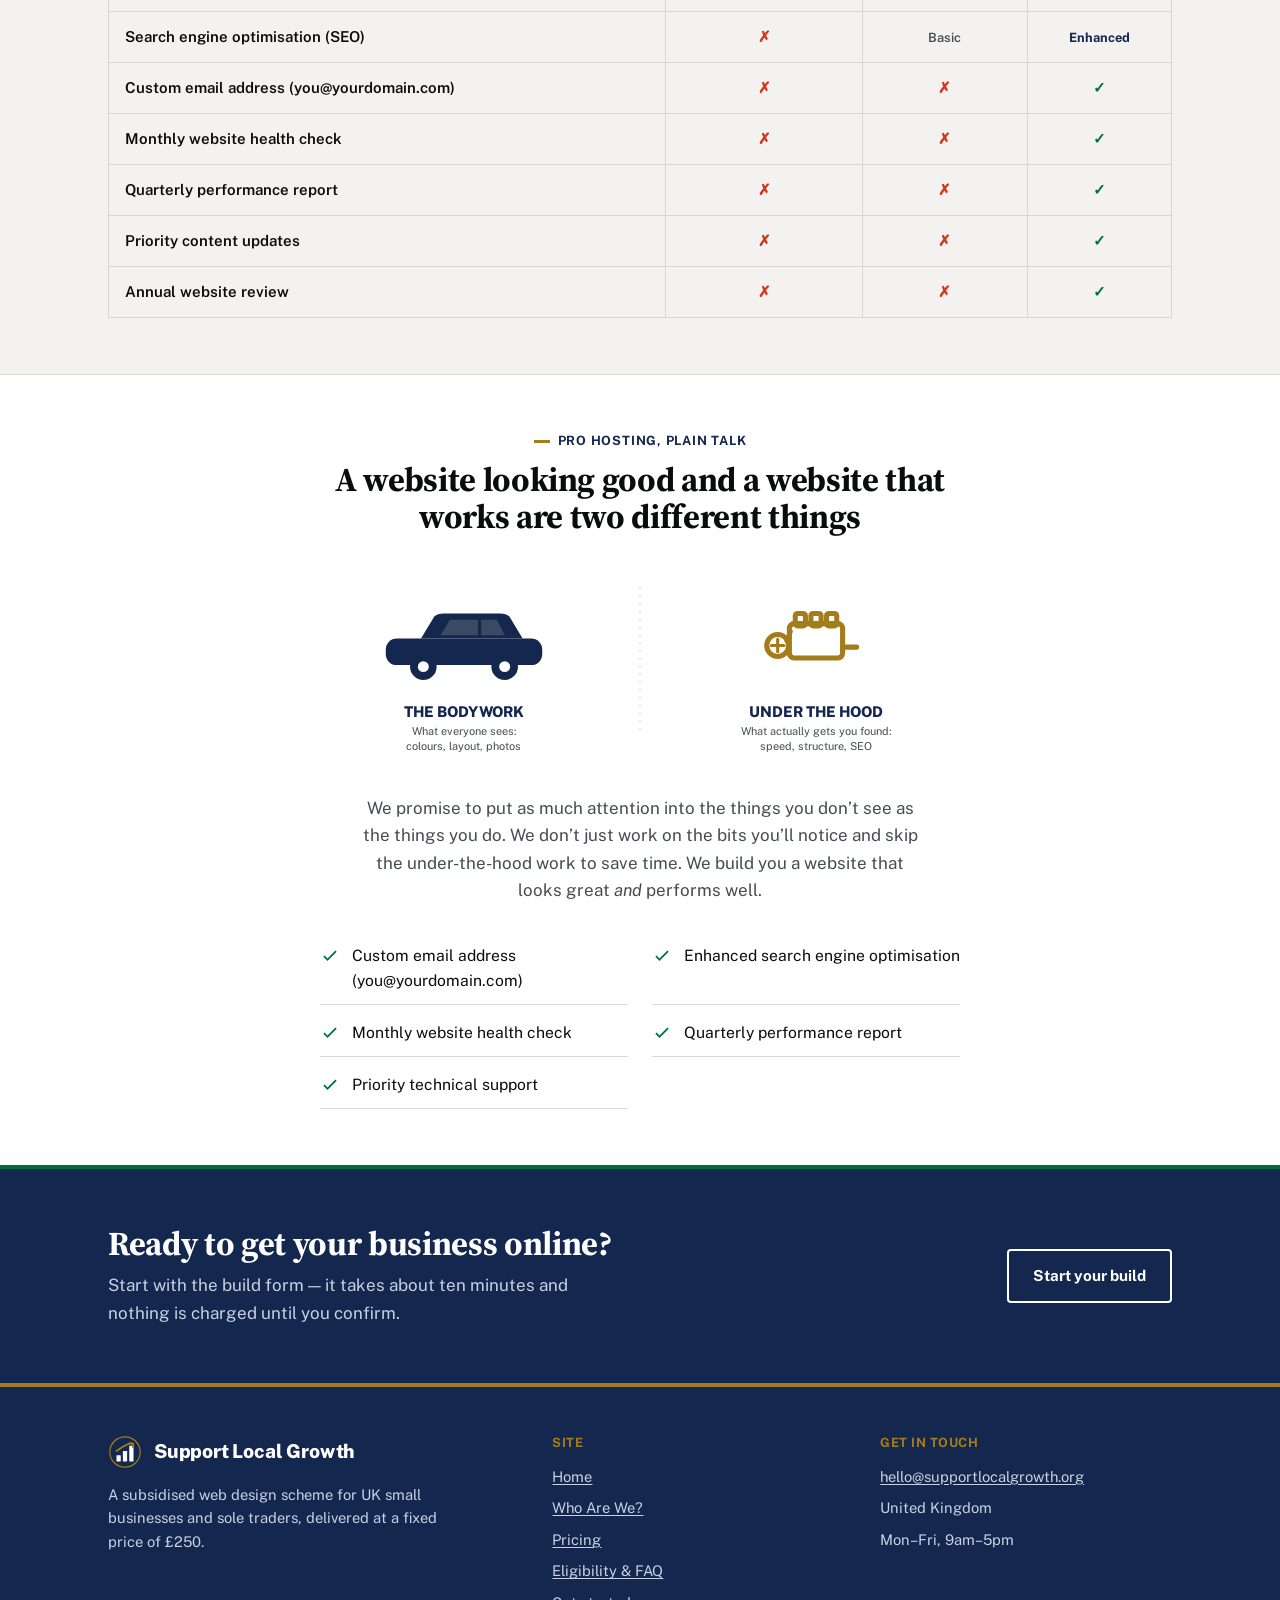
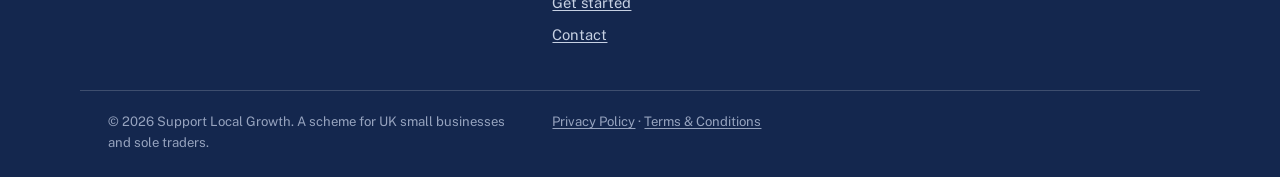
<file: pricing.html>
<!doctype html>
<html lang="en-GB">
<head>
<meta charset="utf-8">
<meta name="viewport" content="width=device-width, initial-scale=1">
<title>Pricing — Support Local Growth</title>
<meta name="description" content="Compare Self-Hosted, Standard and Pro tiers for your subsidised UK small business website.">
<link rel="canonical" href="https://www.supportlocalgrowth.org/pricing.html">
<meta property="og:type" content="website">
<meta property="og:site_name" content="Support Local Growth">
<meta property="og:title" content="Pricing — Support Local Growth">
<meta property="og:description" content="Compare Self-Hosted, Standard and Pro tiers for your subsidised UK small business website.">
<meta property="og:url" content="https://www.supportlocalgrowth.org/pricing.html">
<meta property="og:image" content="https://www.supportlocalgrowth.org/images/og-image-v2.png">
<meta property="og:image:width" content="1200">
<meta property="og:image:height" content="630">
<meta name="twitter:card" content="summary_large_image">
<meta name="twitter:title" content="Pricing — Support Local Growth">
<meta name="twitter:description" content="Compare Self-Hosted, Standard and Pro tiers for your subsidised UK small business website.">
<meta name="twitter:image" content="https://www.supportlocalgrowth.org/images/og-image-v2.png">
<link rel="preconnect" href="https://fonts.googleapis.com">
<link rel="preconnect" href="https://fonts.gstatic.com" crossorigin>
<link href="https://fonts.googleapis.com/css2?family=Public+Sans:wght@400;500;600;700;800&family=Source+Serif+4:opsz,wght@8..60,600;8..60,700&display=swap" rel="stylesheet">
<link rel="icon" type="image/svg+xml" href="favicon.svg">
<link rel="icon" type="image/png" sizes="32x32" href="favicon-32x32.png">
<link rel="icon" type="image/png" sizes="16x16" href="favicon-16x16.png">
<link rel="apple-touch-icon" sizes="180x180" href="apple-touch-icon.png">
<link rel="stylesheet" href="style.css">
</head>
<body>
<div class="top-strip">
  <div class="wrap">
    <span>A subsidised web design scheme for UK small businesses and sole traders</span>
    <a href="eligibility.html">Check eligibility</a>
  </div>
</div>
<header class="site-header">
  <div class="wrap">
    <a class="brand" href="index.html"><svg class="mark" viewBox="0 0 32 32" xmlns="http://www.w3.org/2000/svg" aria-hidden="true">
<circle cx="16" cy="16" r="15" fill="#14274E"/>
<circle cx="16" cy="16" r="14.3" fill="none" stroke="#A47C1B" stroke-width="1.1"/>
<rect x="8" y="19" width="4" height="6" rx="0.6" fill="#FFFFFF"/>
<rect x="14" y="15" width="4" height="10" rx="0.6" fill="#FFFFFF"/>
<rect x="20" y="10" width="4" height="15" rx="0.6" fill="#FFFFFF"/>
<path d="M8 15 L14 11 L20 8" stroke="#A47C1B" stroke-width="1.7" fill="none" stroke-linecap="round" stroke-linejoin="round"/>
<path d="M20 8 L23.5 8 L23.5 11.5" stroke="#A47C1B" stroke-width="1.7" fill="none" stroke-linecap="round" stroke-linejoin="round"/>
</svg>Support Local Growth</a>
    <button class="nav-toggle" aria-expanded="false" aria-label="Toggle menu">MENU</button>
    <nav class="main-nav">
      <a class="" href="index.html">Home</a>
      <a class="" href="who.html">Who Are We?</a>
      <a class="current" href="pricing.html">Pricing</a>
      <a class="" href="eligibility.html">Eligibility &amp; FAQ</a>
      <a class="" href="contact.html">Contact</a>
      <a class="nav-cta" href="get-started.html">Get started</a>
    </nav>
  </div>
</header>

<section class="page-head">
  <div class="wrap">
    <p class="eyebrow">Pricing</p>
    <h1>One build fee. Three ways to host it.</h1>
    <p class="lede">Every tier starts with the same &pound;250 professionally built website. From there, choose whether you host it yourself or let us take care of hosting, security and updates.</p>
  </div>
</section>

<section>
  <div class="wrap">
    <div class="price-cards">
      <div class="price-card">
        <p class="tier-tag">Self-Hosted</p>
        <p class="tier-name">Take your files and go</p>
        <p class="price-amount">&pound;250 <span>one-off build</span></p>
        <p class="price-sub">You receive the finished website files and host them wherever you like. No ongoing fee to us.</p>
        <a class="btn btn-ghost" href="get-started.html">Start here</a>
      </div>
      <div class="price-card">
        <p class="tier-tag">Standard</p>
        <p class="tier-name">Built, hosted, secured</p>
        <p class="price-amount">&pound;250 <span>build</span></p>
        <p class="price-amount" style="font-size:1.5rem;">+ &pound;15<span>/month hosting</span></p>
        <p class="price-sub">A basic package, just to get your business live.</p>
        <a class="btn btn-ghost" href="get-started.html">Start here</a>
      </div>
      <div class="price-card featured">
        <span class="ribbon">Free Website</span>
        <p class="tier-tag">Pro</p>
        <p class="tier-name">Free build &mdash; subsidised scheme</p>
        <p class="price-amount"><span style="text-decoration:line-through; opacity:0.55; font-size:1.2rem;">&pound;250</span> &pound;0 <span>build fee</span></p>
        <p class="price-amount" style="font-size:1.5rem;">&pound;30<span>/month, no minimum term</span></p>
        <p class="price-sub">Everything in Standard, plus extra attention to how you show up on Google and how fast your site performs. Your build fee is waived under our subsidised scheme when you join Pro &mdash; see the <a href="eligibility.html">FAQ</a> for the full terms.</p>
        <a class="btn btn-primary" href="get-started.html">Start here</a>
      </div>
    </div>
  </div>
</section>

<section class="section-lift">
  <div class="wrap">
    <div class="section-head">
      <p class="eyebrow">Compare tiers</p>
      <h2>What&rsquo;s in each plan</h2>
    </div>
    <div class="table-scroll">
    <table class="compare">
      <thead>
        <tr>
          <th>Feature</th>
          <th>Self-Hosted</th>
          <th>Standard</th>
          <th>Pro</th>
        </tr>
      </thead>
      <tbody>
        <tr><td>Professionally built website</td><td class="yes">&#10003;</td><td class="yes">&#10003;</td><td class="yes">&#10003;</td></tr>
        <tr><td>Mobile responsive design</td><td class="yes">&#10003;</td><td class="yes">&#10003;</td><td class="yes">&#10003;</td></tr>
        <tr><td>Revision period included</td><td class="yes">&#10003;</td><td class="yes">&#10003;</td><td class="yes">&#10003;</td></tr>
        <tr><td>Website files included</td><td class="yes">&#10003;</td><td class="yes">&#10003;</td><td class="yes">&#10003;</td></tr>
        <tr><td>Website hosting</td><td class="no">&#10007;</td><td class="yes">&#10003;</td><td class="yes">&#10003;</td></tr>
        <tr><td>SSL security certificate</td><td class="no">&#10007;</td><td class="yes">&#10003;</td><td class="yes">&#10003;</td></tr>
        <tr><td>Custom domain connection</td><td class="no">&#10007;</td><td class="yes">&#10003;</td><td class="yes">&#10003;</td></tr>
        <tr><td>Privacy policy page</td><td class="yes">&#10003;</td><td class="yes">&#10003;</td><td class="yes">&#10003;</td></tr>
        <tr><td>Technical support</td><td class="no">&#10007;</td><td class="yes">&#10003;</td><td class="yes">Priority</td></tr>
        <tr><td>Search engine optimisation (SEO)</td><td class="no">&#10007;</td><td><span class="tag-basic">Basic</span></td><td><span class="tag-enhanced">Enhanced</span></td></tr>
        <tr><td>Custom email address (you@yourdomain.com)</td><td class="no">&#10007;</td><td class="no">&#10007;</td><td class="yes">&#10003;</td></tr>
        <tr><td>Monthly website health check</td><td class="no">&#10007;</td><td class="no">&#10007;</td><td class="yes">&#10003;</td></tr>
        <tr><td>Quarterly performance report</td><td class="no">&#10007;</td><td class="no">&#10007;</td><td class="yes">&#10003;</td></tr>
        <tr><td>Priority content updates</td><td class="no">&#10007;</td><td class="no">&#10007;</td><td class="yes">&#10003;</td></tr>
        <tr><td>Annual website review</td><td class="no">&#10007;</td><td class="no">&#10007;</td><td class="yes">&#10003;</td></tr>
      </tbody>
    </table>
    </div>
    <div class="plan-cards">
      <div class="plan-card">
      <div class="pc-head">
        <span class="pc-name">Self-Hosted</span>
        <span class="pc-price">&pound;250 <span>one-off</span></span>
      </div>
      
      <ul class="pc-features">
        <li><span class="pc-icon"><svg viewBox="0 0 24 24" xmlns="http://www.w3.org/2000/svg"><path fill="#00703C" d="M9 16.2l-3.5-3.5L4 14.2 9 19.2 20 8.2l-1.5-1.5z"/></svg></span>Professionally built website</li>
<li><span class="pc-icon"><svg viewBox="0 0 24 24" xmlns="http://www.w3.org/2000/svg"><path fill="#00703C" d="M9 16.2l-3.5-3.5L4 14.2 9 19.2 20 8.2l-1.5-1.5z"/></svg></span>Mobile responsive design</li>
<li><span class="pc-icon"><svg viewBox="0 0 24 24" xmlns="http://www.w3.org/2000/svg"><path fill="#00703C" d="M9 16.2l-3.5-3.5L4 14.2 9 19.2 20 8.2l-1.5-1.5z"/></svg></span>Revision period included</li>
<li><span class="pc-icon"><svg viewBox="0 0 24 24" xmlns="http://www.w3.org/2000/svg"><path fill="#00703C" d="M9 16.2l-3.5-3.5L4 14.2 9 19.2 20 8.2l-1.5-1.5z"/></svg></span>Website files included</li>
<li><span class="pc-icon"><svg viewBox="0 0 24 24" xmlns="http://www.w3.org/2000/svg"><path fill="#00703C" d="M9 16.2l-3.5-3.5L4 14.2 9 19.2 20 8.2l-1.5-1.5z"/></svg></span>Privacy policy page</li>
      </ul>
    </div><div class="plan-card">
      <div class="pc-head">
        <span class="pc-name">Standard</span>
        <span class="pc-price">&pound;15<span>/mo</span></span>
      </div>
      
      <ul class="pc-features">
        <li><span class="pc-icon"><svg viewBox="0 0 24 24" xmlns="http://www.w3.org/2000/svg"><path fill="#00703C" d="M9 16.2l-3.5-3.5L4 14.2 9 19.2 20 8.2l-1.5-1.5z"/></svg></span>Professionally built website</li>
<li><span class="pc-icon"><svg viewBox="0 0 24 24" xmlns="http://www.w3.org/2000/svg"><path fill="#00703C" d="M9 16.2l-3.5-3.5L4 14.2 9 19.2 20 8.2l-1.5-1.5z"/></svg></span>Mobile responsive design</li>
<li><span class="pc-icon"><svg viewBox="0 0 24 24" xmlns="http://www.w3.org/2000/svg"><path fill="#00703C" d="M9 16.2l-3.5-3.5L4 14.2 9 19.2 20 8.2l-1.5-1.5z"/></svg></span>Revision period included</li>
<li><span class="pc-icon"><svg viewBox="0 0 24 24" xmlns="http://www.w3.org/2000/svg"><path fill="#00703C" d="M9 16.2l-3.5-3.5L4 14.2 9 19.2 20 8.2l-1.5-1.5z"/></svg></span>Website files included</li>
<li><span class="pc-icon"><svg viewBox="0 0 24 24" xmlns="http://www.w3.org/2000/svg"><path fill="#00703C" d="M9 16.2l-3.5-3.5L4 14.2 9 19.2 20 8.2l-1.5-1.5z"/></svg></span>Website hosting</li>
<li><span class="pc-icon"><svg viewBox="0 0 24 24" xmlns="http://www.w3.org/2000/svg"><path fill="#00703C" d="M9 16.2l-3.5-3.5L4 14.2 9 19.2 20 8.2l-1.5-1.5z"/></svg></span>SSL security certificate</li>
<li><span class="pc-icon"><svg viewBox="0 0 24 24" xmlns="http://www.w3.org/2000/svg"><path fill="#00703C" d="M9 16.2l-3.5-3.5L4 14.2 9 19.2 20 8.2l-1.5-1.5z"/></svg></span>Custom domain connection</li>
<li><span class="pc-icon"><svg viewBox="0 0 24 24" xmlns="http://www.w3.org/2000/svg"><path fill="#00703C" d="M9 16.2l-3.5-3.5L4 14.2 9 19.2 20 8.2l-1.5-1.5z"/></svg></span>Privacy policy page</li>
<li><span class="pc-icon"><svg viewBox="0 0 24 24" xmlns="http://www.w3.org/2000/svg"><path fill="#00703C" d="M9 16.2l-3.5-3.5L4 14.2 9 19.2 20 8.2l-1.5-1.5z"/></svg></span>Technical support</li>
<li><span class="pc-icon"><svg viewBox="0 0 24 24" xmlns="http://www.w3.org/2000/svg"><path fill="#00703C" d="M9 16.2l-3.5-3.5L4 14.2 9 19.2 20 8.2l-1.5-1.5z"/></svg></span>Basic SEO</li>
      </ul>
    </div><div class="plan-card featured">
      <div class="pc-head">
        <span class="pc-name">Pro</span>
        <span class="pc-price"><span style="text-decoration:line-through; opacity:0.55; font-size:1.1rem;">&pound;250</span> &pound;0 build <br>&pound;30<span>/mo</span></span>
      </div>
      <p style="font-size:0.8rem; color:var(--ink-soft); margin:6px 0 0;">Free build fee under our subsidised scheme &mdash; no minimum term, cancel any time.</p>
      <ul class="pc-features">
        <li><span class="pc-icon"><svg viewBox="0 0 24 24" xmlns="http://www.w3.org/2000/svg"><path fill="#00703C" d="M9 16.2l-3.5-3.5L4 14.2 9 19.2 20 8.2l-1.5-1.5z"/></svg></span>Professionally built website</li>
<li><span class="pc-icon"><svg viewBox="0 0 24 24" xmlns="http://www.w3.org/2000/svg"><path fill="#00703C" d="M9 16.2l-3.5-3.5L4 14.2 9 19.2 20 8.2l-1.5-1.5z"/></svg></span>Mobile responsive design</li>
<li><span class="pc-icon"><svg viewBox="0 0 24 24" xmlns="http://www.w3.org/2000/svg"><path fill="#00703C" d="M9 16.2l-3.5-3.5L4 14.2 9 19.2 20 8.2l-1.5-1.5z"/></svg></span>Revision period included</li>
<li><span class="pc-icon"><svg viewBox="0 0 24 24" xmlns="http://www.w3.org/2000/svg"><path fill="#00703C" d="M9 16.2l-3.5-3.5L4 14.2 9 19.2 20 8.2l-1.5-1.5z"/></svg></span>Website files included</li>
<li><span class="pc-icon"><svg viewBox="0 0 24 24" xmlns="http://www.w3.org/2000/svg"><path fill="#00703C" d="M9 16.2l-3.5-3.5L4 14.2 9 19.2 20 8.2l-1.5-1.5z"/></svg></span>Website hosting</li>
<li><span class="pc-icon"><svg viewBox="0 0 24 24" xmlns="http://www.w3.org/2000/svg"><path fill="#00703C" d="M9 16.2l-3.5-3.5L4 14.2 9 19.2 20 8.2l-1.5-1.5z"/></svg></span>SSL security certificate</li>
<li><span class="pc-icon"><svg viewBox="0 0 24 24" xmlns="http://www.w3.org/2000/svg"><path fill="#00703C" d="M9 16.2l-3.5-3.5L4 14.2 9 19.2 20 8.2l-1.5-1.5z"/></svg></span>Custom domain connection</li>
<li><span class="pc-icon"><svg viewBox="0 0 24 24" xmlns="http://www.w3.org/2000/svg"><path fill="#00703C" d="M9 16.2l-3.5-3.5L4 14.2 9 19.2 20 8.2l-1.5-1.5z"/></svg></span>Privacy policy page</li>
<li><span class="pc-icon"><svg viewBox="0 0 24 24" xmlns="http://www.w3.org/2000/svg"><path fill="#00703C" d="M9 16.2l-3.5-3.5L4 14.2 9 19.2 20 8.2l-1.5-1.5z"/></svg></span>Priority technical support</li>
<li><span class="pc-icon"><svg viewBox="0 0 24 24" xmlns="http://www.w3.org/2000/svg"><path fill="#00703C" d="M9 16.2l-3.5-3.5L4 14.2 9 19.2 20 8.2l-1.5-1.5z"/></svg></span>Enhanced SEO</li>
<li><span class="pc-icon"><svg viewBox="0 0 24 24" xmlns="http://www.w3.org/2000/svg"><path fill="#00703C" d="M9 16.2l-3.5-3.5L4 14.2 9 19.2 20 8.2l-1.5-1.5z"/></svg></span>Custom email address (you@yourdomain.com)</li>
<li><span class="pc-icon"><svg viewBox="0 0 24 24" xmlns="http://www.w3.org/2000/svg"><path fill="#00703C" d="M9 16.2l-3.5-3.5L4 14.2 9 19.2 20 8.2l-1.5-1.5z"/></svg></span>Monthly website health check</li>
<li><span class="pc-icon"><svg viewBox="0 0 24 24" xmlns="http://www.w3.org/2000/svg"><path fill="#00703C" d="M9 16.2l-3.5-3.5L4 14.2 9 19.2 20 8.2l-1.5-1.5z"/></svg></span>Quarterly performance report</li>
<li><span class="pc-icon"><svg viewBox="0 0 24 24" xmlns="http://www.w3.org/2000/svg"><path fill="#00703C" d="M9 16.2l-3.5-3.5L4 14.2 9 19.2 20 8.2l-1.5-1.5z"/></svg></span>Priority content updates</li>
<li><span class="pc-icon"><svg viewBox="0 0 24 24" xmlns="http://www.w3.org/2000/svg"><path fill="#00703C" d="M9 16.2l-3.5-3.5L4 14.2 9 19.2 20 8.2l-1.5-1.5z"/></svg></span>Annual website review</li>
      </ul>
    </div>
    </div>
  </div>
</section>

<section>
  <div class="wrap" style="max-width:760px;">
    <div class="section-head" style="text-align:center; max-width:none;">
      <p class="eyebrow" style="justify-content:center;">Pro hosting, plain talk</p>
      <h2>A website looking good and a website that works are two different things</h2>
    </div>

    <svg viewBox="0 0 900 260" xmlns="http://www.w3.org/2000/svg" role="img" aria-label="Comparison: the visible bodywork of a website versus what actually makes it perform">
<line x1="450.0" y1="20" x2="450.0" y2="210" stroke="#D9D7D3" stroke-width="2" stroke-dasharray="2 8"/>
<rect x="125.0" y="85" width="200" height="34" rx="14" fill="#14274E"/>
<path d="M170.0 85 L187.0 57 Q191.0 53 199.0 53 L271.0 53 Q279.0 53 283.0 57 L300.0 85 Z" fill="#14274E"/>
<path d="M195.0 81 L207.0 61 L243.0 61 L243.0 81 Z" fill="#3B4A63"/>
<path d="M247.0 81 L247.0 61 L267.0 61 L277.0 81 Z" fill="#3B4A63"/>
<circle cx="173.0" cy="121" r="17" fill="#14274E"/>
<circle cx="173.0" cy="121" r="7" fill="white"/>
<circle cx="277.0" cy="121" r="17" fill="#14274E"/>
<circle cx="277.0" cy="121" r="7" fill="white"/>
<text x="225.0" y="185" font-family="Public Sans, sans-serif" font-size="19" font-weight="800" fill="#14274E" text-anchor="middle">THE BODYWORK</text>
<text x="225.0" y="208" font-family="Public Sans, sans-serif" font-size="14" fill="#454C53" text-anchor="middle">What everyone sees:</text>
<text x="225.0" y="228" font-family="Public Sans, sans-serif" font-size="14" fill="#454C53" text-anchor="middle">colours, layout, photos</text>
<rect x="641.0" y="66.0" width="68" height="44" rx="6" fill="none" stroke="#A47C1B" stroke-width="6.5"/>
<rect x="648.5" y="53.0" width="13" height="16" rx="3" fill="none" stroke="#A47C1B" stroke-width="6.5"/>
<rect x="668.5" y="53.0" width="13" height="16" rx="3" fill="none" stroke="#A47C1B" stroke-width="6.5"/>
<rect x="688.5" y="53.0" width="13" height="16" rx="3" fill="none" stroke="#A47C1B" stroke-width="6.5"/>
<line x1="637.0" y1="88.0" x2="643.0" y2="76.0" stroke="#A47C1B" stroke-width="5" stroke-linecap="round"/>
<circle cx="626.0" cy="94" r="14" fill="none" stroke="#A47C1B" stroke-width="6.5"/>
<line x1="618.0" y1="94" x2="634.0" y2="94" stroke="#A47C1B" stroke-width="4" stroke-linecap="round"/>
<line x1="626.0" y1="86" x2="626.0" y2="102" stroke="#A47C1B" stroke-width="4" stroke-linecap="round"/>
<line x1="709.0" y1="96" x2="727.0" y2="96" stroke="#A47C1B" stroke-width="6.5" stroke-linecap="round"/>
<text x="675.0" y="185" font-family="Public Sans, sans-serif" font-size="19" font-weight="800" fill="#14274E" text-anchor="middle">UNDER THE HOOD</text>
<text x="675.0" y="208" font-family="Public Sans, sans-serif" font-size="14" fill="#454C53" text-anchor="middle">What actually gets you found:</text>
<text x="675.0" y="228" font-family="Public Sans, sans-serif" font-size="14" fill="#454C53" text-anchor="middle">speed, structure, SEO</text>
</svg>

    <p style="text-align:center; max-width:56ch; margin:20px auto 0; color:var(--ink-soft);">We promise to put as much attention into the things you don&rsquo;t see as the things you do. We don&rsquo;t just work on the bits you&rsquo;ll notice and skip the under-the-hood work to save time. We build you a website that looks great <em>and</em> performs well.</p>

    <ul class="checklist" style="max-width:640px; margin:28px auto 0;">
      <li>Custom email address (you@yourdomain.com)</li>
      <li>Enhanced search engine optimisation</li>
      <li>Monthly website health check</li>
      <li>Quarterly performance report</li>
      <li>Priority technical support</li>
    </ul>
  </div>
</section>

<section class="cta-band">
  <div class="wrap">
    <div>
      <h2>Ready to get your business online?</h2>
      <p>Start with the build form &mdash; it takes about ten minutes and nothing is charged until you confirm.</p>
    </div>
    <div class="cta-actions">
      <a class="btn btn-on-dark" href="get-started.html">Start your build</a>
    </div>
  </div>
</section>
<footer class="site-footer">
  <div class="wrap">
    <div>
      <div class="brand" style="margin-bottom:14px;"><svg class="mark" viewBox="0 0 32 32" xmlns="http://www.w3.org/2000/svg" aria-hidden="true">
<circle cx="16" cy="16" r="15" fill="#14274E"/>
<circle cx="16" cy="16" r="14.3" fill="none" stroke="#A47C1B" stroke-width="1.1"/>
<rect x="8" y="19" width="4" height="6" rx="0.6" fill="#FFFFFF"/>
<rect x="14" y="15" width="4" height="10" rx="0.6" fill="#FFFFFF"/>
<rect x="20" y="10" width="4" height="15" rx="0.6" fill="#FFFFFF"/>
<path d="M8 15 L14 11 L20 8" stroke="#A47C1B" stroke-width="1.7" fill="none" stroke-linecap="round" stroke-linejoin="round"/>
<path d="M20 8 L23.5 8 L23.5 11.5" stroke="#A47C1B" stroke-width="1.7" fill="none" stroke-linecap="round" stroke-linejoin="round"/>
</svg>Support Local Growth</div>
      <p style="max-width:38ch; color:#C7D1E3; font-size:0.92rem;">A subsidised web design scheme for UK small businesses and sole traders, delivered at a fixed price of &pound;250.</p>
    </div>
    <div>
      <h4>Site</h4>
      <ul>
        <li><a href="index.html">Home</a></li>
        <li><a href="who.html">Who Are We?</a></li>
        <li><a href="pricing.html">Pricing</a></li>
        <li><a href="eligibility.html">Eligibility &amp; FAQ</a></li>
        <li><a href="get-started.html">Get started</a></li>
        <li><a href="contact.html">Contact</a></li>
      </ul>
    </div>
    <div>
      <h4>Get in touch</h4>
      <ul>
        <li><a href="mailto:hello@supportlocalgrowth.org">hello@supportlocalgrowth.org</a></li>
        <li>United Kingdom</li>
        <li>Mon&ndash;Fri, 9am&ndash;5pm</li>
      </ul>
    </div>
  </div>
  <div class="wrap footer-bottom">
    <span>&copy; 2026 Support Local Growth. A scheme for UK small businesses and sole traders.</span>
    <span><a href="privacy.html">Privacy Policy</a> &middot; <a href="terms.html">Terms &amp; Conditions</a></span>
  </div>
</footer>
<script src="script.js"></script>
</body>
</html>
</file>
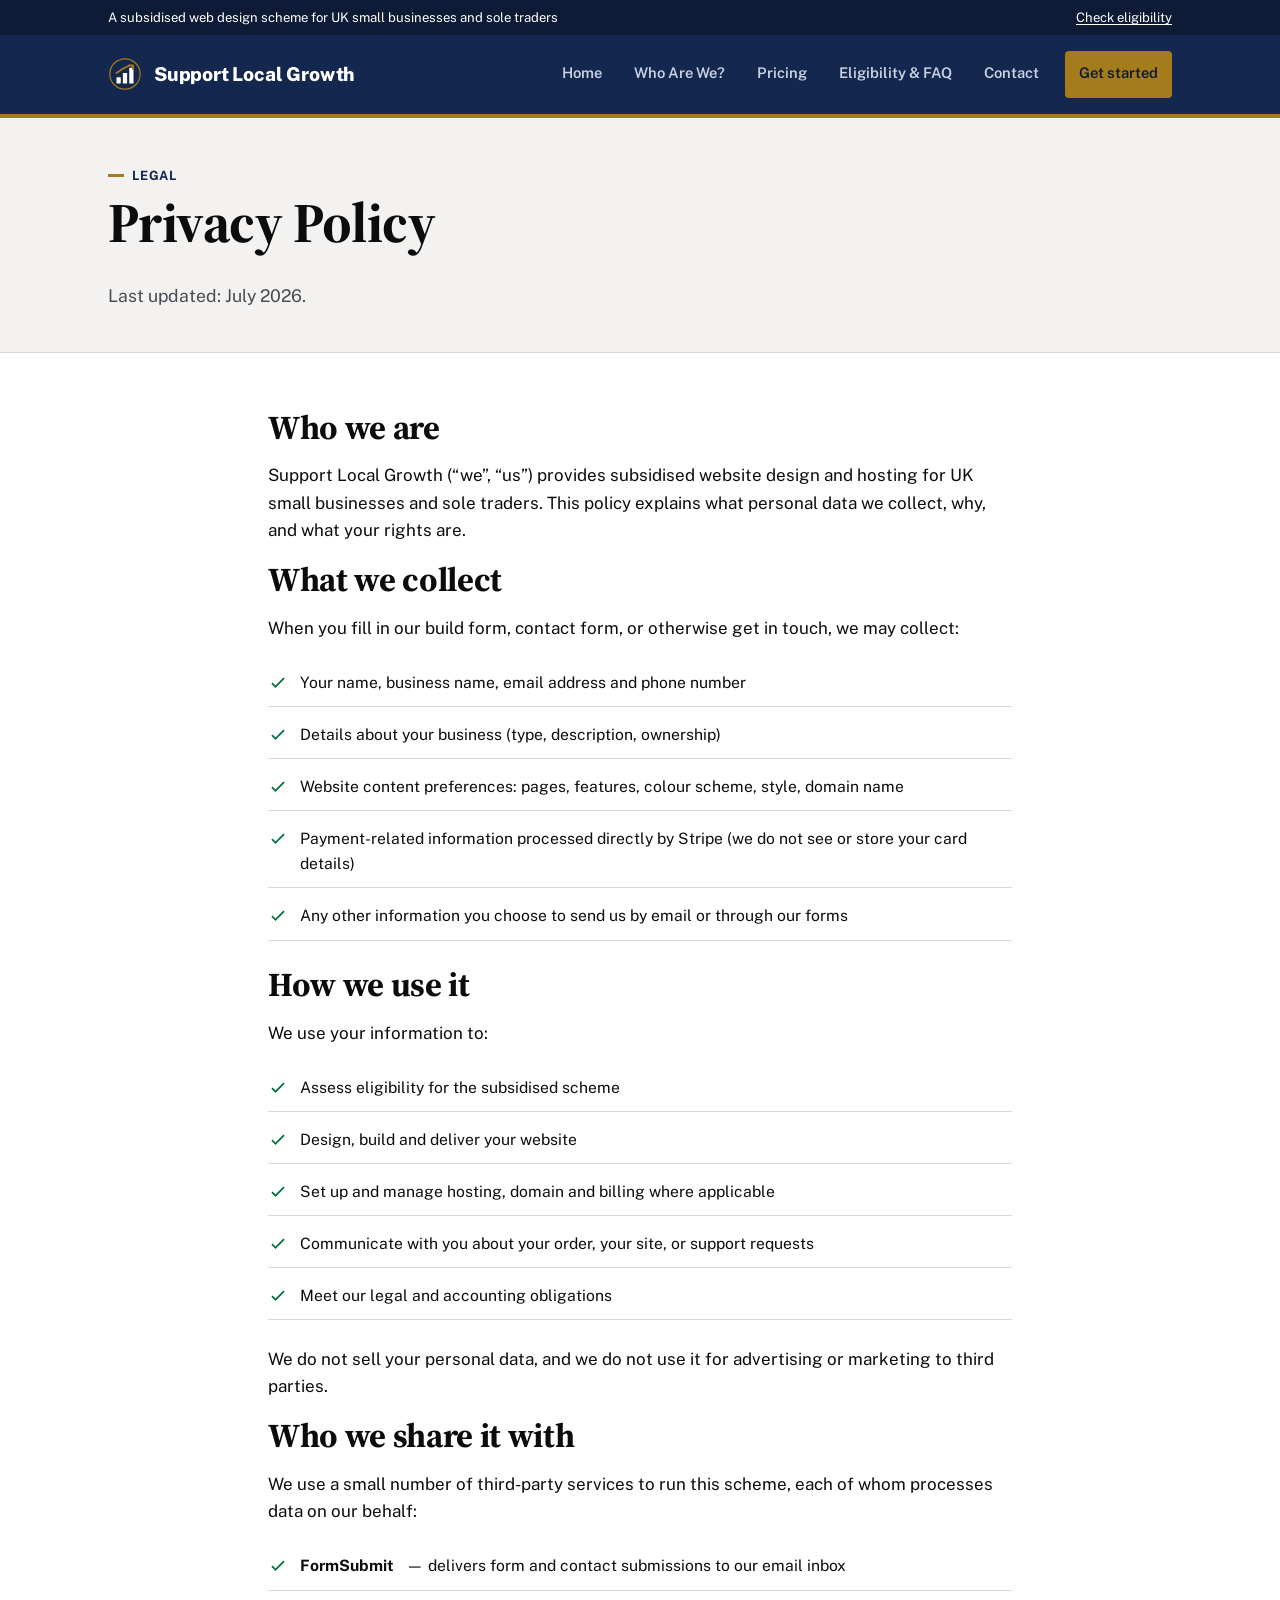
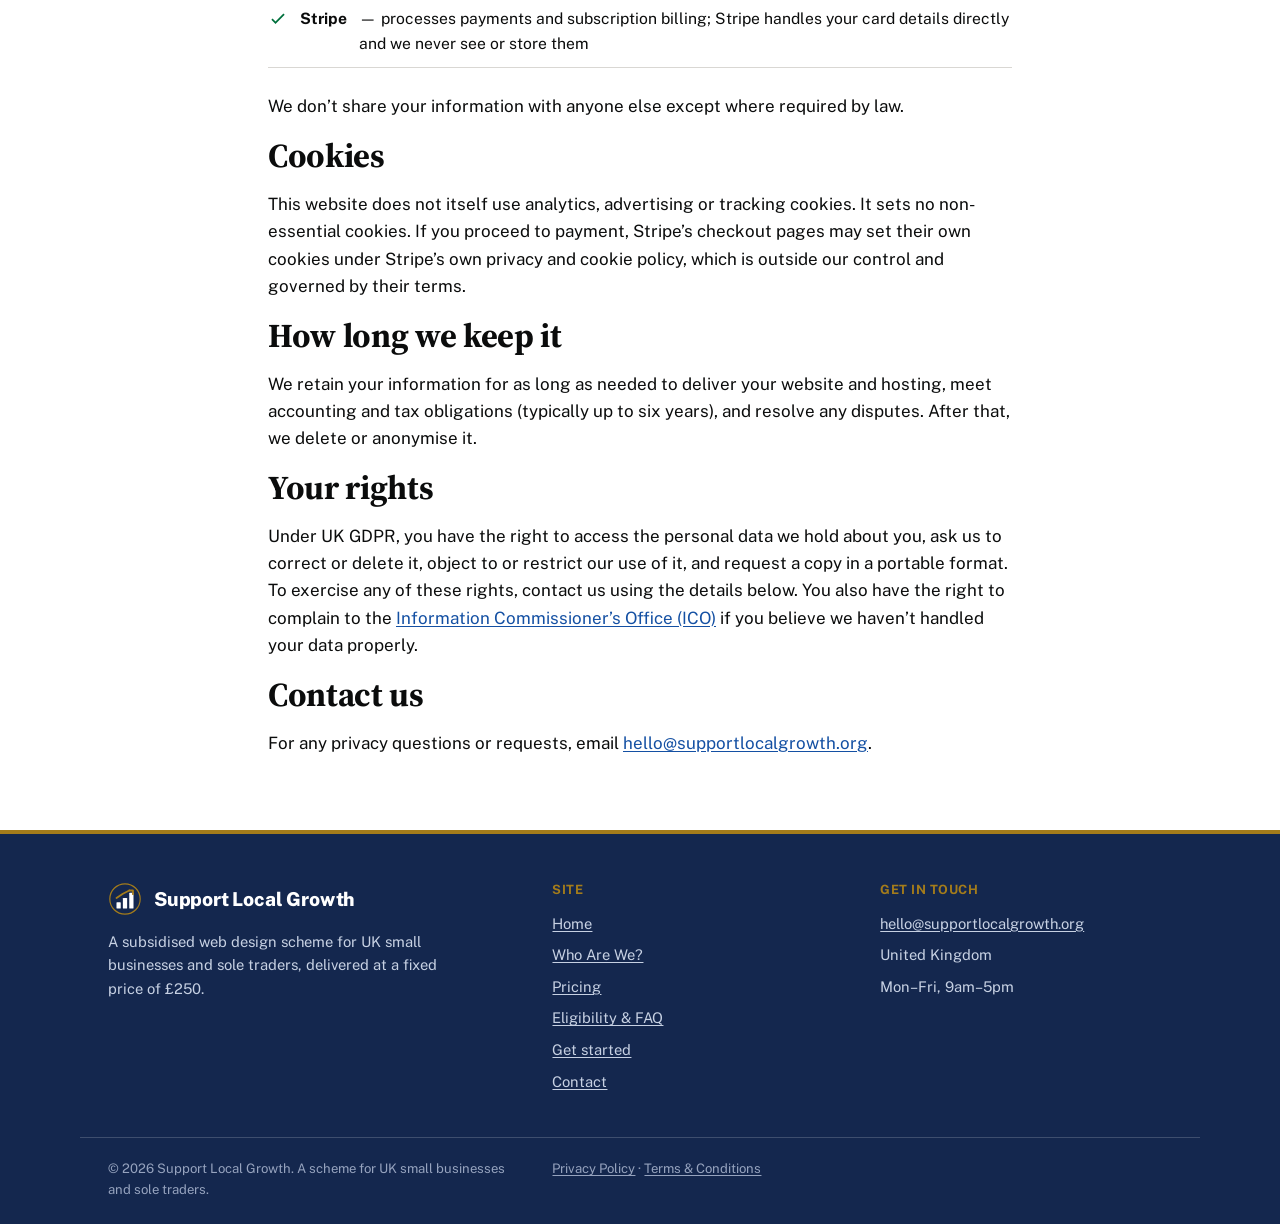
<file: privacy.html>
<!doctype html>
<html lang="en-GB">
<head>
<meta charset="utf-8">
<meta name="viewport" content="width=device-width, initial-scale=1">
<title>Privacy Policy — Support Local Growth</title>
<meta name="description" content="How Support Local Growth collects, uses and protects your personal data.">
<link rel="canonical" href="https://www.supportlocalgrowth.org/privacy.html">
<meta property="og:type" content="website">
<meta property="og:site_name" content="Support Local Growth">
<meta property="og:title" content="Privacy Policy — Support Local Growth">
<meta property="og:description" content="How Support Local Growth collects, uses and protects your personal data.">
<meta property="og:url" content="https://www.supportlocalgrowth.org/privacy.html">
<meta property="og:image" content="https://www.supportlocalgrowth.org/images/og-image-v2.png">
<meta property="og:image:width" content="1200">
<meta property="og:image:height" content="630">
<meta name="twitter:card" content="summary_large_image">
<meta name="twitter:title" content="Privacy Policy — Support Local Growth">
<meta name="twitter:description" content="How Support Local Growth collects, uses and protects your personal data.">
<meta name="twitter:image" content="https://www.supportlocalgrowth.org/images/og-image-v2.png">
<link rel="preconnect" href="https://fonts.googleapis.com">
<link rel="preconnect" href="https://fonts.gstatic.com" crossorigin>
<link href="https://fonts.googleapis.com/css2?family=Public+Sans:wght@400;500;600;700;800&family=Source+Serif+4:opsz,wght@8..60,600;8..60,700&display=swap" rel="stylesheet">
<link rel="icon" type="image/svg+xml" href="favicon.svg">
<link rel="icon" type="image/png" sizes="32x32" href="favicon-32x32.png">
<link rel="icon" type="image/png" sizes="16x16" href="favicon-16x16.png">
<link rel="apple-touch-icon" sizes="180x180" href="apple-touch-icon.png">
<link rel="stylesheet" href="style.css">
</head>
<body>
<div class="top-strip">
  <div class="wrap">
    <span>A subsidised web design scheme for UK small businesses and sole traders</span>
    <a href="eligibility.html">Check eligibility</a>
  </div>
</div>
<header class="site-header">
  <div class="wrap">
    <a class="brand" href="index.html"><svg class="mark" viewBox="0 0 32 32" xmlns="http://www.w3.org/2000/svg" aria-hidden="true">
<circle cx="16" cy="16" r="15" fill="#14274E"/>
<circle cx="16" cy="16" r="14.3" fill="none" stroke="#A47C1B" stroke-width="1.1"/>
<rect x="8" y="19" width="4" height="6" rx="0.6" fill="#FFFFFF"/>
<rect x="14" y="15" width="4" height="10" rx="0.6" fill="#FFFFFF"/>
<rect x="20" y="10" width="4" height="15" rx="0.6" fill="#FFFFFF"/>
<path d="M8 15 L14 11 L20 8" stroke="#A47C1B" stroke-width="1.7" fill="none" stroke-linecap="round" stroke-linejoin="round"/>
<path d="M20 8 L23.5 8 L23.5 11.5" stroke="#A47C1B" stroke-width="1.7" fill="none" stroke-linecap="round" stroke-linejoin="round"/>
</svg>Support Local Growth</a>
    <button class="nav-toggle" aria-expanded="false" aria-label="Toggle menu">MENU</button>
    <nav class="main-nav">
      <a class="" href="index.html">Home</a>
      <a class="" href="who.html">Who Are We?</a>
      <a class="" href="pricing.html">Pricing</a>
      <a class="" href="eligibility.html">Eligibility &amp; FAQ</a>
      <a class="" href="contact.html">Contact</a>
      <a class="nav-cta" href="get-started.html">Get started</a>
    </nav>
  </div>
</header>

<section class="page-head">
  <div class="wrap">
    <p class="eyebrow">Legal</p>
    <h1>Privacy Policy</h1>
    <p class="lede">Last updated: July 2026.</p>
  </div>
</section>

<section>
  <div class="wrap" style="max-width:800px;">

    <h2>Who we are</h2>
    <p>Support Local Growth (&ldquo;we&rdquo;, &ldquo;us&rdquo;) provides subsidised website design and hosting for UK small businesses and sole traders. This policy explains what personal data we collect, why, and what your rights are.</p>

    <h2>What we collect</h2>
    <p>When you fill in our build form, contact form, or otherwise get in touch, we may collect:</p>
    <ul class="checklist" style="grid-template-columns:1fr; margin-bottom:1.5em;">
      <li>Your name, business name, email address and phone number</li>
      <li>Details about your business (type, description, ownership)</li>
      <li>Website content preferences: pages, features, colour scheme, style, domain name</li>
      <li>Payment-related information processed directly by Stripe (we do not see or store your card details)</li>
      <li>Any other information you choose to send us by email or through our forms</li>
    </ul>

    <h2>How we use it</h2>
    <p>We use your information to:</p>
    <ul class="checklist" style="grid-template-columns:1fr; margin-bottom:1.5em;">
      <li>Assess eligibility for the subsidised scheme</li>
      <li>Design, build and deliver your website</li>
      <li>Set up and manage hosting, domain and billing where applicable</li>
      <li>Communicate with you about your order, your site, or support requests</li>
      <li>Meet our legal and accounting obligations</li>
    </ul>
    <p>We do not sell your personal data, and we do not use it for advertising or marketing to third parties.</p>

    <h2>Who we share it with</h2>
    <p>We use a small number of third-party services to run this scheme, each of whom processes data on our behalf:</p>
    <ul class="checklist" style="grid-template-columns:1fr; margin-bottom:1.5em;">
      <li><strong>FormSubmit</strong> &mdash; delivers form and contact submissions to our email inbox</li>
      <li><strong>Stripe</strong> &mdash; processes payments and subscription billing; Stripe handles your card details directly and we never see or store them</li>
    </ul>
    <p>We don&rsquo;t share your information with anyone else except where required by law.</p>

    <h2>Cookies</h2>
    <p>This website does not itself use analytics, advertising or tracking cookies. It sets no non-essential cookies. If you proceed to payment, Stripe&rsquo;s checkout pages may set their own cookies under Stripe&rsquo;s own privacy and cookie policy, which is outside our control and governed by their terms.</p>

    <h2>How long we keep it</h2>
    <p>We retain your information for as long as needed to deliver your website and hosting, meet accounting and tax obligations (typically up to six years), and resolve any disputes. After that, we delete or anonymise it.</p>

    <h2>Your rights</h2>
    <p>Under UK GDPR, you have the right to access the personal data we hold about you, ask us to correct or delete it, object to or restrict our use of it, and request a copy in a portable format. To exercise any of these rights, contact us using the details below. You also have the right to complain to the <a href="https://ico.org.uk" target="_blank" rel="noopener">Information Commissioner&rsquo;s Office (ICO)</a> if you believe we haven&rsquo;t handled your data properly.</p>

    <h2>Contact us</h2>
    <p>For any privacy questions or requests, email <a href="mailto:hello@supportlocalgrowth.org">hello@supportlocalgrowth.org</a>.</p>

  </div>
</section>
<footer class="site-footer">
  <div class="wrap">
    <div>
      <div class="brand" style="margin-bottom:14px;"><svg class="mark" viewBox="0 0 32 32" xmlns="http://www.w3.org/2000/svg" aria-hidden="true">
<circle cx="16" cy="16" r="15" fill="#14274E"/>
<circle cx="16" cy="16" r="14.3" fill="none" stroke="#A47C1B" stroke-width="1.1"/>
<rect x="8" y="19" width="4" height="6" rx="0.6" fill="#FFFFFF"/>
<rect x="14" y="15" width="4" height="10" rx="0.6" fill="#FFFFFF"/>
<rect x="20" y="10" width="4" height="15" rx="0.6" fill="#FFFFFF"/>
<path d="M8 15 L14 11 L20 8" stroke="#A47C1B" stroke-width="1.7" fill="none" stroke-linecap="round" stroke-linejoin="round"/>
<path d="M20 8 L23.5 8 L23.5 11.5" stroke="#A47C1B" stroke-width="1.7" fill="none" stroke-linecap="round" stroke-linejoin="round"/>
</svg>Support Local Growth</div>
      <p style="max-width:38ch; color:#C7D1E3; font-size:0.92rem;">A subsidised web design scheme for UK small businesses and sole traders, delivered at a fixed price of &pound;250.</p>
    </div>
    <div>
      <h4>Site</h4>
      <ul>
        <li><a href="index.html">Home</a></li>
        <li><a href="who.html">Who Are We?</a></li>
        <li><a href="pricing.html">Pricing</a></li>
        <li><a href="eligibility.html">Eligibility &amp; FAQ</a></li>
        <li><a href="get-started.html">Get started</a></li>
        <li><a href="contact.html">Contact</a></li>
      </ul>
    </div>
    <div>
      <h4>Get in touch</h4>
      <ul>
        <li><a href="mailto:hello@supportlocalgrowth.org">hello@supportlocalgrowth.org</a></li>
        <li>United Kingdom</li>
        <li>Mon&ndash;Fri, 9am&ndash;5pm</li>
      </ul>
    </div>
  </div>
  <div class="wrap footer-bottom">
    <span>&copy; 2026 Support Local Growth. A scheme for UK small businesses and sole traders.</span>
    <span><a href="privacy.html">Privacy Policy</a> &middot; <a href="terms.html">Terms &amp; Conditions</a></span>
  </div>
</footer>
<script src="script.js"></script>
</body>
</html>
</file>
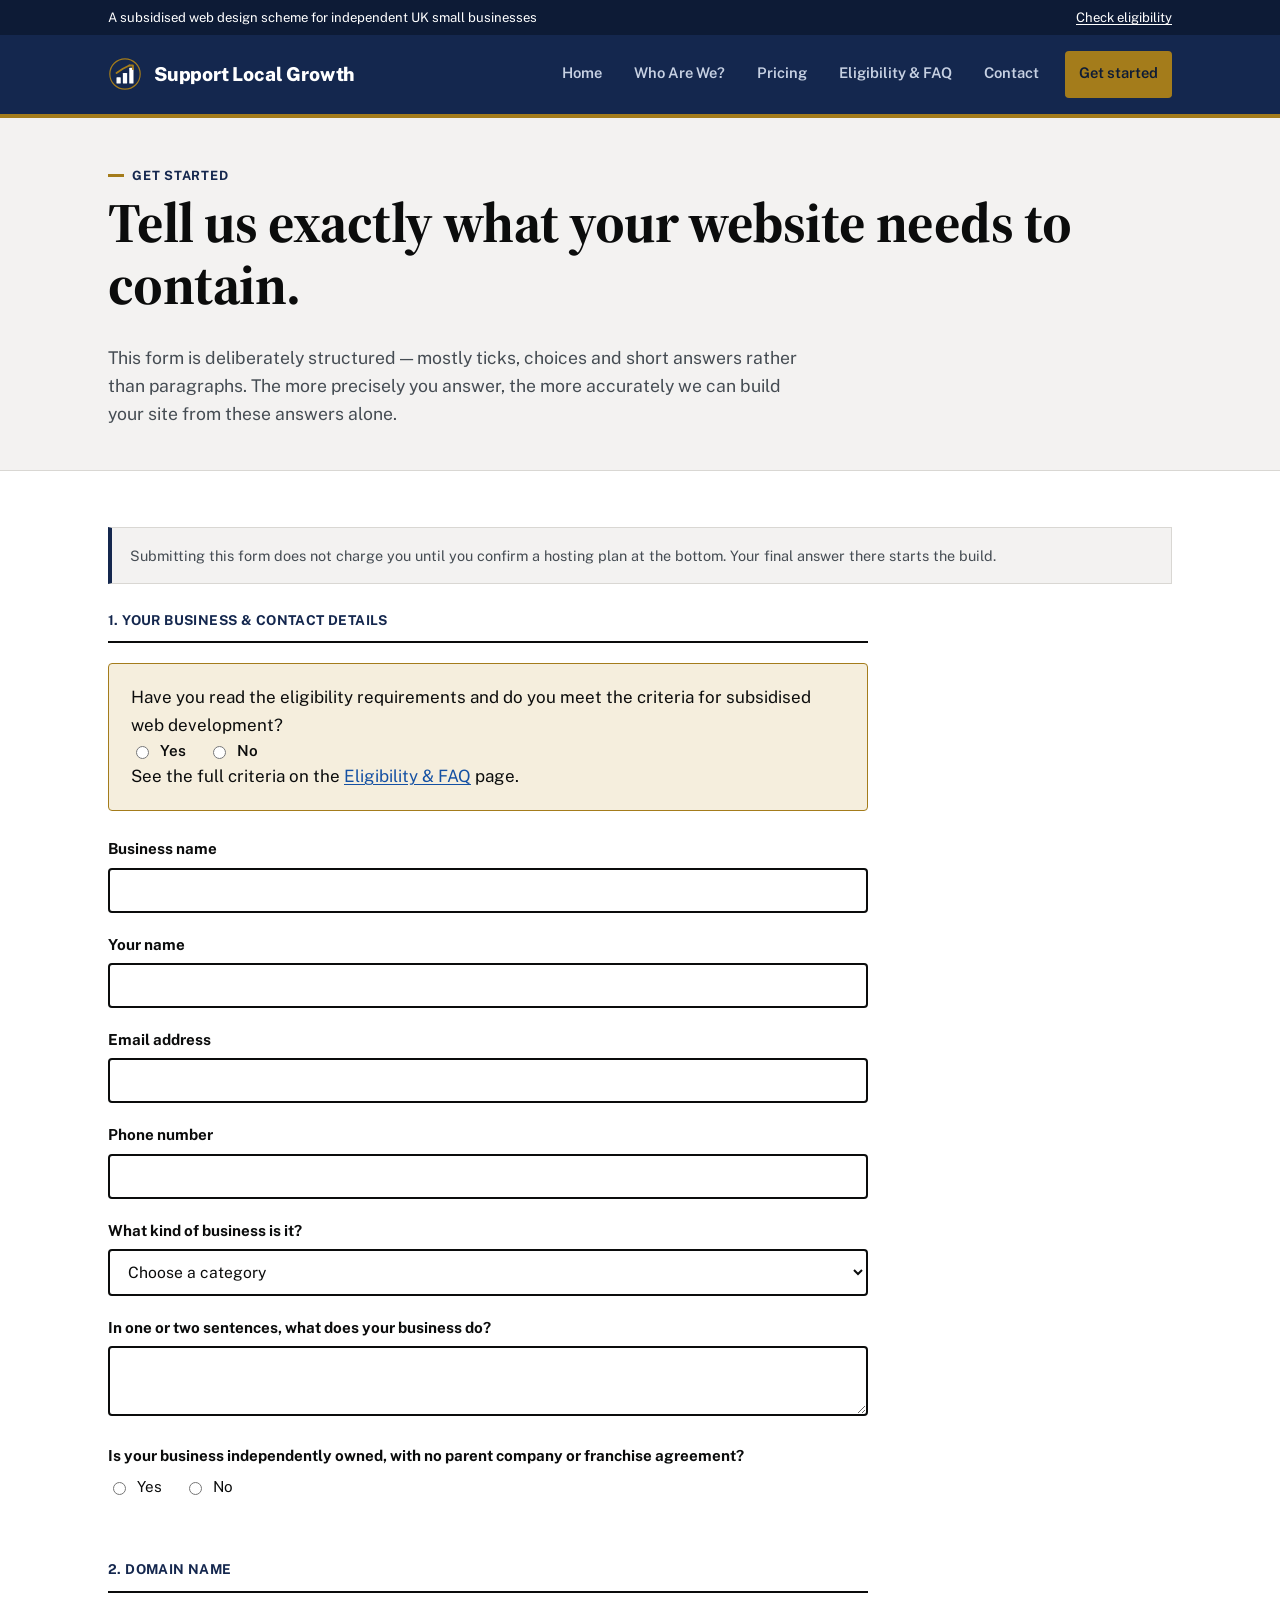
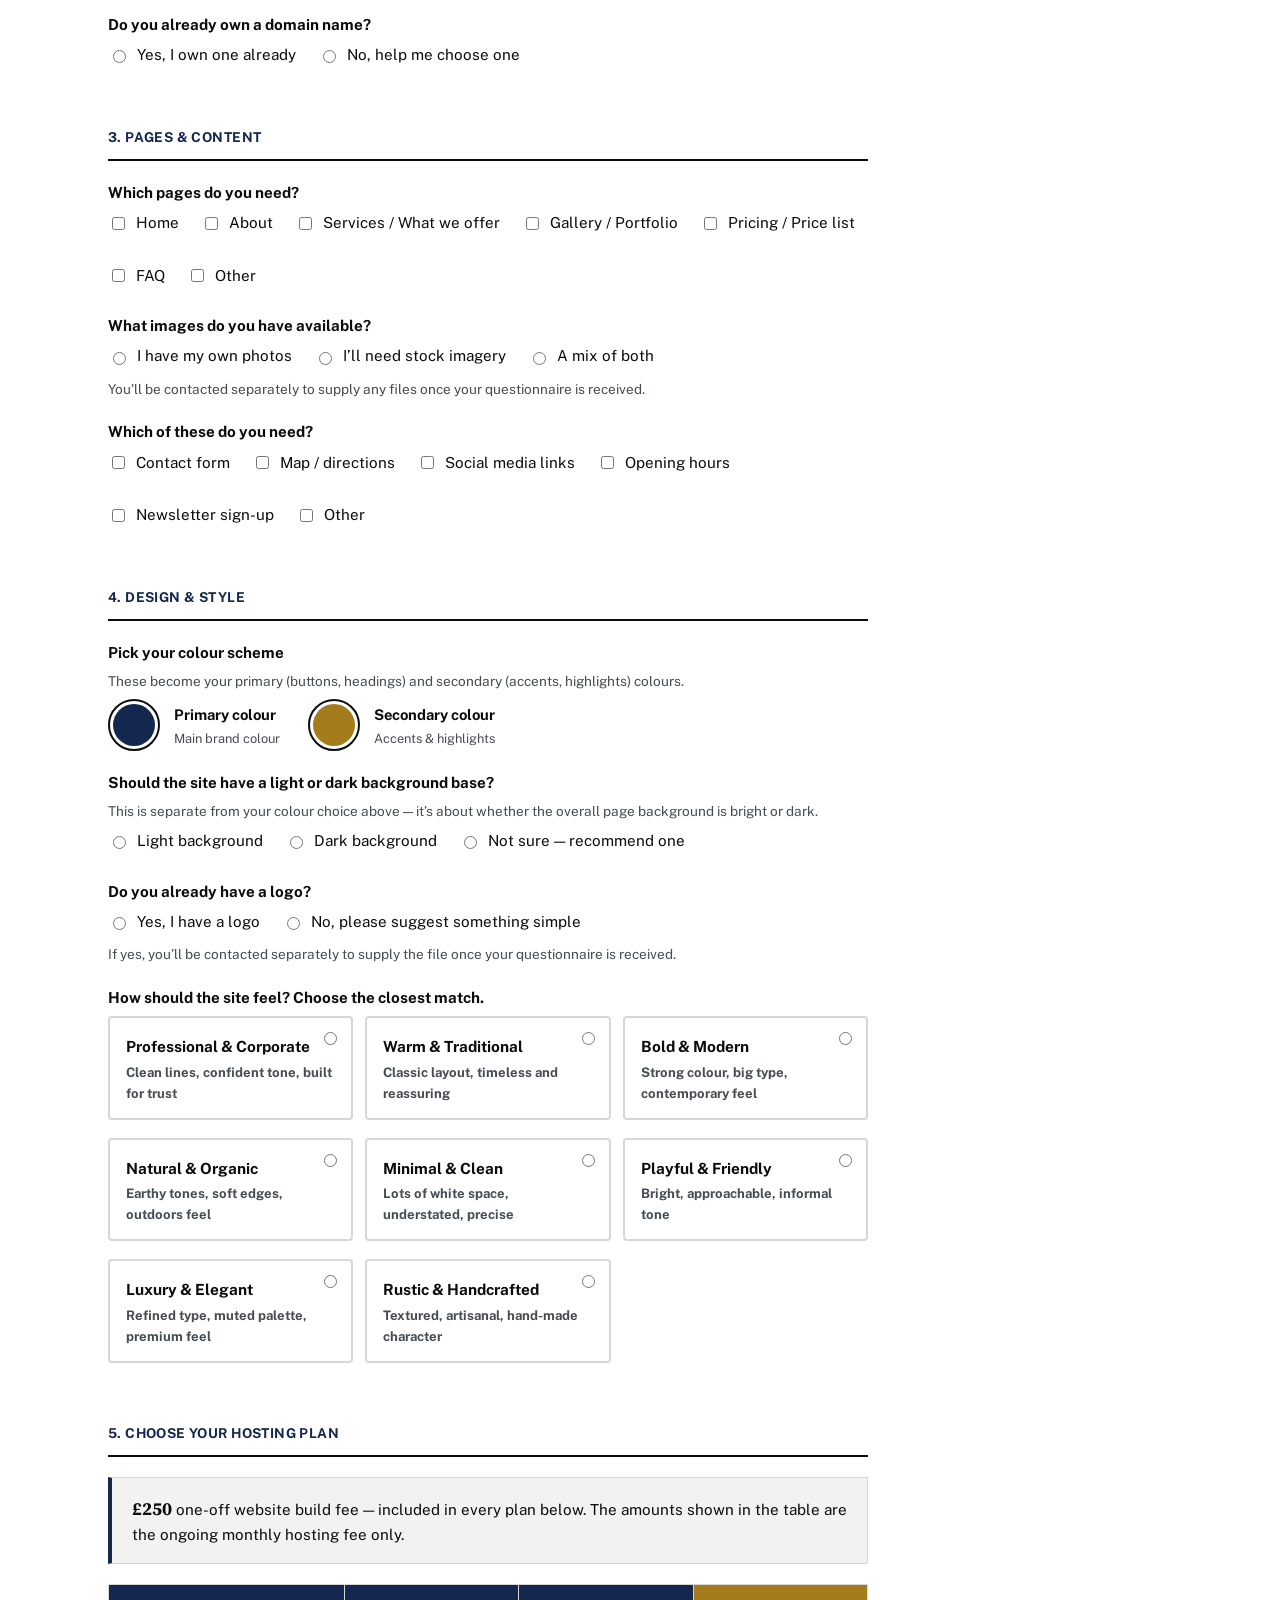
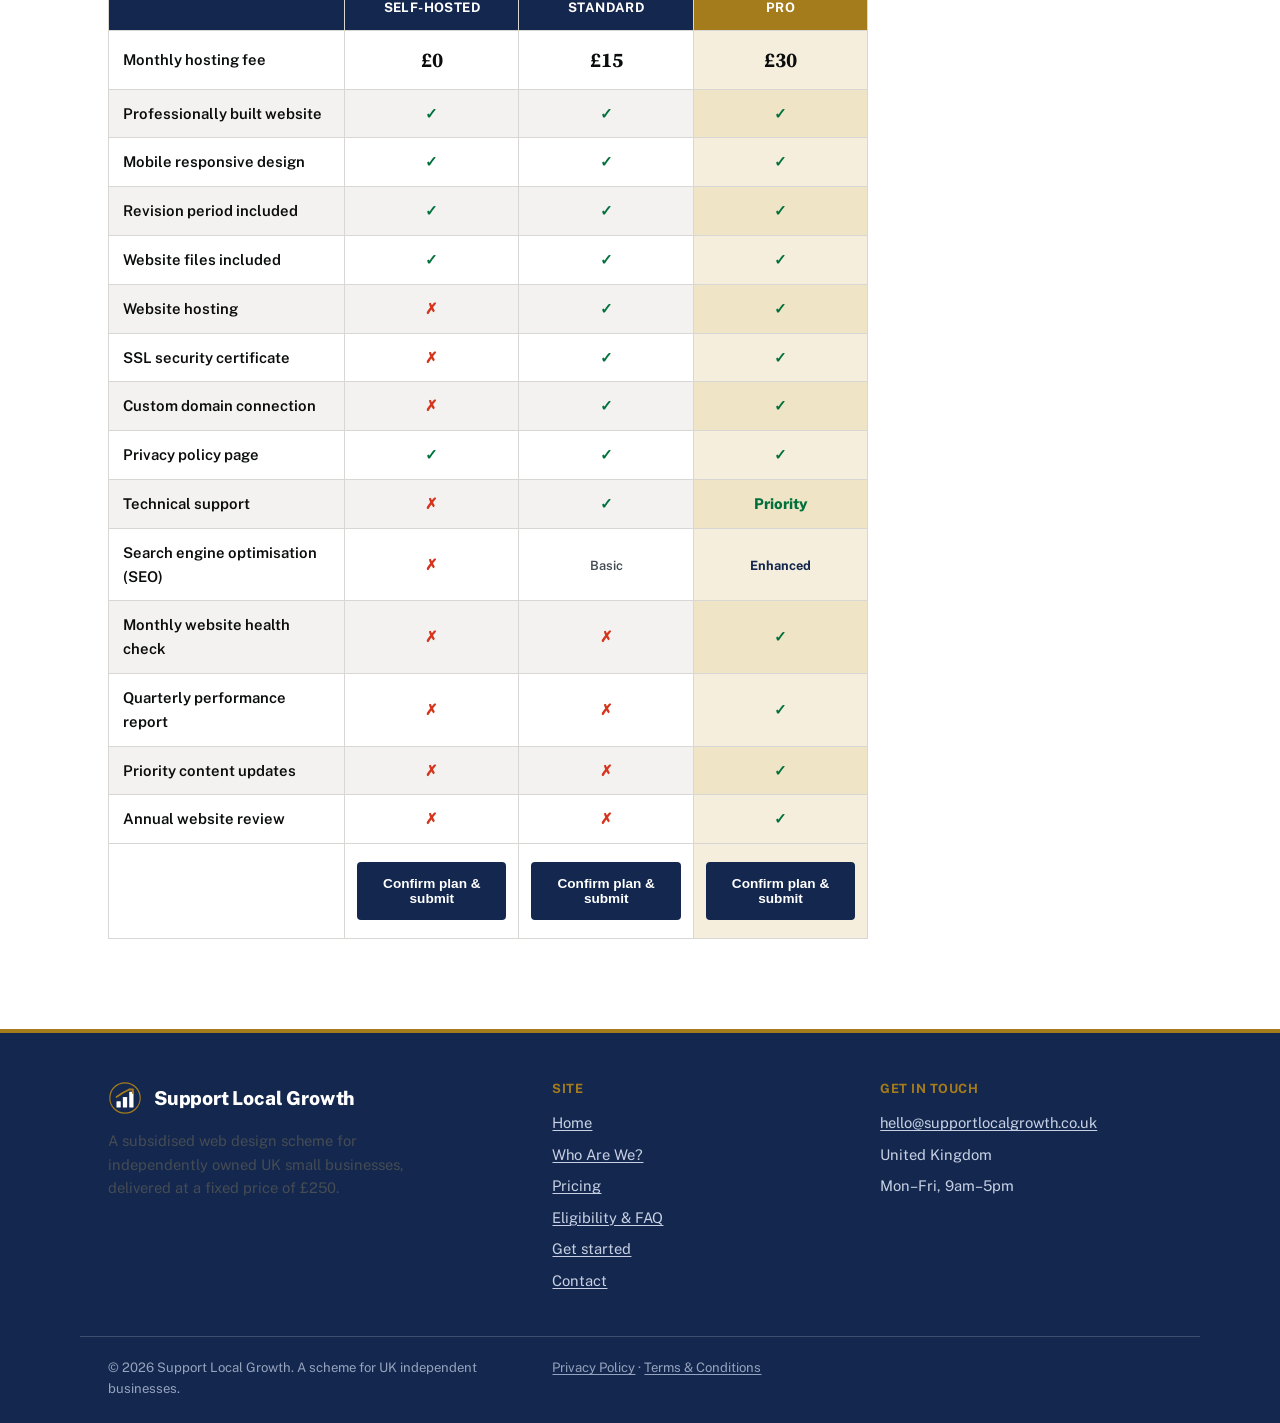
<file: questionnaire.html>
<!doctype html>
<html lang="en-GB">
<head>
<meta charset="utf-8">
<meta name="viewport" content="width=device-width, initial-scale=1">
<title>Get Started — Support Local Growth</title>
<meta name="description" content="Tell us about your business and your website requirements to begin the build process.">
<link rel="preconnect" href="https://fonts.googleapis.com">
<link rel="preconnect" href="https://fonts.gstatic.com" crossorigin>
<link href="https://fonts.googleapis.com/css2?family=Public+Sans:wght@400;500;600;700;800&family=Source+Serif+4:opsz,wght@8..60,600;8..60,700&display=swap" rel="stylesheet">
<link rel="stylesheet" href="style.css">
</head>
<body>
<div class="top-strip">
  <div class="wrap">
    <span>A subsidised web design scheme for independent UK small businesses</span>
    <a href="eligibility.html">Check eligibility</a>
  </div>
</div>
<header class="site-header">
  <div class="wrap">
    <a class="brand" href="index.html"><svg class="mark" viewBox="0 0 32 32" xmlns="http://www.w3.org/2000/svg" aria-hidden="true">
<circle cx="16" cy="16" r="15" fill="#14274E"/>
<circle cx="16" cy="16" r="14.3" fill="none" stroke="#A47C1B" stroke-width="1.1"/>
<rect x="8" y="19" width="4" height="6" rx="0.6" fill="#FFFFFF"/>
<rect x="14" y="15" width="4" height="10" rx="0.6" fill="#FFFFFF"/>
<rect x="20" y="10" width="4" height="15" rx="0.6" fill="#FFFFFF"/>
<path d="M8 15 L14 11 L20 8" stroke="#A47C1B" stroke-width="1.7" fill="none" stroke-linecap="round" stroke-linejoin="round"/>
<path d="M20 8 L23.5 8 L23.5 11.5" stroke="#A47C1B" stroke-width="1.7" fill="none" stroke-linecap="round" stroke-linejoin="round"/>
</svg>Support Local Growth</a>
    <button class="nav-toggle" aria-expanded="false" aria-label="Toggle menu">MENU</button>
    <nav class="main-nav">
      <a class="" href="index.html">Home</a>
      <a class="" href="who.html">Who Are We?</a>
      <a class="" href="pricing.html">Pricing</a>
      <a class="" href="eligibility.html">Eligibility &amp; FAQ</a>
      <a class="" href="contact.html">Contact</a>
      <a class="nav-cta" href="questionnaire.html">Get started</a>
    </nav>
  </div>
</header>

<section class="page-head">
  <div class="wrap">
    <p class="eyebrow">Get started</p>
    <h1>Tell us exactly what your website needs to contain.</h1>
    <p class="lede">This form is deliberately structured &mdash; mostly ticks, choices and short answers rather than paragraphs. The more precisely you answer, the more accurately we can build your site from these answers alone.</p>
  </div>
</section>

<section>
  <div class="wrap">
    <div class="form-note">
      Submitting this form does not charge you until you confirm a hosting plan at the bottom. Your final answer there starts the build.
    </div>

    <form class="questionnaire" action="https://formsubmit.co/robertcbowen@gmail.com" method="POST">
      <input type="hidden" name="_subject" value="New Support Local Growth questionnaire submission">
      <input type="hidden" name="_template" value="table">
      <input type="hidden" name="_captcha" value="false">
      <input type="hidden" name="_next" id="formsubmit-next" value="https://buy.stripe.com/bJe6ozdtI1n5784g701Fe01">
      <input type="text" name="_honey" style="display:none" tabindex="-1" autocomplete="off">

      <fieldset>
        <legend>1. Your business &amp; contact details</legend>

        <div class="elig-check">
          <span class="q">Have you read the eligibility requirements and do you meet the criteria for subsidised web development?</span>
          <div class="radio-row">
            <label><input type="radio" name="eligibility-confirm" value="yes" required> Yes</label>
            <label><input type="radio" name="eligibility-confirm" value="no"> No</label>
          </div>
          <span class="hint">See the full criteria on the <a href="eligibility.html">Eligibility &amp; FAQ</a> page.</span>
        </div>

        <div class="field">
          <label for="biz-name">Business name</label>
          <input type="text" id="biz-name" name="biz-name" required>
        </div>
        <div class="field">
          <label for="contact-name">Your name</label>
          <input type="text" id="contact-name" name="contact-name" required>
        </div>
        <div class="field">
          <label for="contact-email">Email address</label>
          <input type="email" id="contact-email" name="contact-email" required>
        </div>
        <div class="field">
          <label for="contact-phone">Phone number</label>
          <input type="tel" id="contact-phone" name="contact-phone" required>
        </div>
        <div class="field">
          <label for="biz-category">What kind of business is it?</label>
          <select id="biz-category" name="biz-category" required data-reveal-select="biz-category-other" data-reveal-value="other">
            <option value="" disabled selected>Choose a category</option>
            <option value="food-drink">Food &amp; drink</option>
            <option value="trades-construction">Trades &amp; construction</option>
            <option value="health-beauty">Health &amp; beauty</option>
            <option value="pet-services">Pet services</option>
            <option value="retail">Retail &amp; shop</option>
            <option value="professional-services">Professional &amp; consulting services</option>
            <option value="creative-events">Creative, events &amp; photography</option>
            <option value="home-garden">Home &amp; garden services</option>
            <option value="other">Other</option>
          </select>
        </div>
        <div class="field" id="biz-category-other" style="display:none;">
          <label for="biz-category-other-text">Please specify</label>
          <input type="text" id="biz-category-other-text" name="biz-category-other-text">
        </div>
        <div class="field">
          <label for="biz-type">In one or two sentences, what does your business do?</label>
          <textarea id="biz-type" name="biz-type" required style="min-height:70px;"></textarea>
        </div>
        <div class="field">
          <label>Is your business independently owned, with no parent company or franchise agreement?</label>
          <div class="radio-row">
            <label><input type="radio" name="independent" value="yes" required> Yes</label>
            <label><input type="radio" name="independent" value="no"> No</label>
          </div>
        </div>
      </fieldset>

      <fieldset>
        <legend>2. Domain name</legend>
        <div class="field">
          <label>Do you already own a domain name?</label>
          <div class="radio-row">
            <label><input type="radio" name="has-domain" value="yes" data-reveal-trigger="domain-existing" required> Yes, I own one already</label>
            <label><input type="radio" name="has-domain" value="no" data-reveal-trigger="domain-wanted"> No, help me choose one</label>
          </div>
        </div>
        <div class="field" id="domain-existing" style="display:none;">
          <label for="domain-name">Your existing domain</label>
          <input type="text" id="domain-name" name="domain-name" placeholder="yourbusiness.co.uk">
        </div>
        <div class="field" id="domain-wanted" style="display:none;">
          <label for="domain-preference">Preferred domain name(s)</label>
          <span class="hint">List one or two options in order of preference &mdash; we&rsquo;ll confirm availability.</span>
          <input type="text" id="domain-preference" name="domain-preference" placeholder="e.g. yourbusinessname.co.uk">
        </div>
      </fieldset>

      <fieldset>
        <legend>3. Pages &amp; content</legend>
        <div class="field">
          <label>Which pages do you need?</label>
          <div class="check-row">
            <label><input type="checkbox" name="pages" value="home"> Home</label>
            <label><input type="checkbox" name="pages" value="about"> About</label>
            <label><input type="checkbox" name="pages" value="services"> Services / What we offer</label>
            <label><input type="checkbox" name="pages" value="gallery"> Gallery / Portfolio</label>
            <label><input type="checkbox" name="pages" value="pricing"> Pricing / Price list</label>
            <label><input type="checkbox" name="pages" value="faq"> FAQ</label>
            <label><input type="checkbox" name="pages" value="other" data-reveal-trigger="pages-other"> Other</label>
          </div>
        </div>
        <div class="field" id="pages-other" style="display:none;">
          <label for="pages-other-text">Additional page(s)</label>
          <input type="text" id="pages-other-text" name="pages-other-text" placeholder="e.g. Careers, Case studies">
        </div>
        <div class="field">
          <label for="content-images">What images do you have available?</label>
          <div class="radio-row">
            <label><input type="radio" name="images" value="own-photos" required> I have my own photos</label>
            <label><input type="radio" name="images" value="need-stock"> I&rsquo;ll need stock imagery</label>
            <label><input type="radio" name="images" value="mix"> A mix of both</label>
          </div>
          <span class="hint">You&rsquo;ll be contacted separately to supply any files once your questionnaire is received.</span>
        </div>
        <div class="field">
          <label>Which of these do you need?</label>
          <div class="check-row">
            <label><input type="checkbox" name="features" value="contact-form"> Contact form</label>
            <label><input type="checkbox" name="features" value="map"> Map / directions</label>
            <label><input type="checkbox" name="features" value="social"> Social media links</label>
            <label><input type="checkbox" name="features" value="opening-hours"> Opening hours</label>
            <label><input type="checkbox" name="features" value="newsletter"> Newsletter sign-up</label>
            <label><input type="checkbox" name="features" value="other" data-reveal-trigger="features-other"> Other</label>
          </div>
        </div>
        <div class="field" id="features-other" style="display:none;">
          <label for="features-other-text">Additional feature(s)</label>
          <input type="text" id="features-other-text" name="features-other-text" placeholder="e.g. Live chat, downloadable menu">
        </div>
      </fieldset>

      <fieldset>
        <legend>4. Design &amp; style</legend>
        <div class="field">
          <label>Pick your colour scheme</label>
          <span class="hint">These become your primary (buttons, headings) and secondary (accents, highlights) colours.</span>
          <div class="colour-row">
            <div class="colour-field">
              <input type="color" id="colour-primary" name="colour-primary" value="#14274E">
              <span>
                <span class="cf-label">Primary colour</span>
                <span class="cf-hint">Main brand colour</span>
              </span>
            </div>
            <div class="colour-field">
              <input type="color" id="colour-secondary" name="colour-secondary" value="#A47C1B">
              <span>
                <span class="cf-label">Secondary colour</span>
                <span class="cf-hint">Accents &amp; highlights</span>
              </span>
            </div>
          </div>
        </div>
        <div class="field">
          <label>Should the site have a light or dark background base?</label>
          <span class="hint">This is separate from your colour choice above &mdash; it&rsquo;s about whether the overall page background is bright or dark.</span>
          <div class="radio-row">
            <label><input type="radio" name="site-base" value="light" required> Light background</label>
            <label><input type="radio" name="site-base" value="dark"> Dark background</label>
            <label><input type="radio" name="site-base" value="unsure"> Not sure &mdash; recommend one</label>
          </div>
        </div>
        <div class="field">
          <label>Do you already have a logo?</label>
          <div class="radio-row">
            <label><input type="radio" name="has-logo" value="yes" required> Yes, I have a logo</label>
            <label><input type="radio" name="has-logo" value="no"> No, please suggest something simple</label>
          </div>
          <span class="hint">If yes, you&rsquo;ll be contacted separately to supply the file once your questionnaire is received.</span>
        </div>
        <div class="field">
          <label>How should the site feel? Choose the closest match.</label>
          <div class="theme-picker">
        <label class="theme-card">
          <input type="radio" name="style-theme" value="professional">
          <span class="t-name">Professional &amp; Corporate</span>
          <span class="t-desc">Clean lines, confident tone, built for trust</span>
        </label>
        <label class="theme-card">
          <input type="radio" name="style-theme" value="traditional">
          <span class="t-name">Warm &amp; Traditional</span>
          <span class="t-desc">Classic layout, timeless and reassuring</span>
        </label>
        <label class="theme-card">
          <input type="radio" name="style-theme" value="bold">
          <span class="t-name">Bold &amp; Modern</span>
          <span class="t-desc">Strong colour, big type, contemporary feel</span>
        </label>
        <label class="theme-card">
          <input type="radio" name="style-theme" value="natural">
          <span class="t-name">Natural &amp; Organic</span>
          <span class="t-desc">Earthy tones, soft edges, outdoors feel</span>
        </label>
        <label class="theme-card">
          <input type="radio" name="style-theme" value="minimal">
          <span class="t-name">Minimal &amp; Clean</span>
          <span class="t-desc">Lots of white space, understated, precise</span>
        </label>
        <label class="theme-card">
          <input type="radio" name="style-theme" value="playful">
          <span class="t-name">Playful &amp; Friendly</span>
          <span class="t-desc">Bright, approachable, informal tone</span>
        </label>
        <label class="theme-card">
          <input type="radio" name="style-theme" value="elegant">
          <span class="t-name">Luxury &amp; Elegant</span>
          <span class="t-desc">Refined type, muted palette, premium feel</span>
        </label>
        <label class="theme-card">
          <input type="radio" name="style-theme" value="rustic">
          <span class="t-name">Rustic &amp; Handcrafted</span>
          <span class="t-desc">Textured, artisanal, hand-made character</span>
        </label>
          </div>
        </div>
      </fieldset>

      <fieldset>
        <legend>5. Choose your hosting plan</legend>
        <div class="tier-callout">
          <strong>&pound;250</strong> one-off website build fee &mdash; included in every plan below. The amounts shown in the table are the ongoing monthly hosting fee only.
        </div>
        <table class="tier-table">
          <thead>
            <tr>
              <th>&nbsp;</th>
              <th>Self-Hosted</th>
              <th>Standard</th>
              <th class="pro-col">Pro</th>
            </tr>
          </thead>
          <tbody>
            <tr>
              <td>Monthly hosting fee</td>
              <td class="monthly-fee">&pound;0</td>
              <td class="monthly-fee">&pound;15</td>
              <td class="monthly-fee pro-col">&pound;30</td>
            </tr>
            <tr>
              <td>Professionally built website</td>
              <td class="yes">&#10003;</td>
              <td class="yes">&#10003;</td>
              <td class="yes pro-col">&#10003;</td>
            </tr>
            <tr>
              <td>Mobile responsive design</td>
              <td class="yes">&#10003;</td>
              <td class="yes">&#10003;</td>
              <td class="yes pro-col">&#10003;</td>
            </tr>
            <tr>
              <td>Revision period included</td>
              <td class="yes">&#10003;</td>
              <td class="yes">&#10003;</td>
              <td class="yes pro-col">&#10003;</td>
            </tr>
            <tr>
              <td>Website files included</td>
              <td class="yes">&#10003;</td>
              <td class="yes">&#10003;</td>
              <td class="yes pro-col">&#10003;</td>
            </tr>
            <tr>
              <td>Website hosting</td>
              <td class="no">&#10007;</td>
              <td class="yes">&#10003;</td>
              <td class="yes pro-col">&#10003;</td>
            </tr>
            <tr>
              <td>SSL security certificate</td>
              <td class="no">&#10007;</td>
              <td class="yes">&#10003;</td>
              <td class="yes pro-col">&#10003;</td>
            </tr>
            <tr>
              <td>Custom domain connection</td>
              <td class="no">&#10007;</td>
              <td class="yes">&#10003;</td>
              <td class="yes pro-col">&#10003;</td>
            </tr>
            <tr>
              <td>Privacy policy page</td>
              <td class="yes">&#10003;</td>
              <td class="yes">&#10003;</td>
              <td class="yes pro-col">&#10003;</td>
            </tr>
            <tr>
              <td>Technical support</td>
              <td class="no">&#10007;</td>
              <td class="yes">&#10003;</td>
              <td class="yes pro-col">Priority</td>
            </tr>
            <tr>
              <td>Search engine optimisation (SEO)</td>
              <td class="no">&#10007;</td>
              <td><span class="tag-basic">Basic</span></td>
              <td class="pro-col"><span class="tag-enhanced">Enhanced</span></td>
            </tr>
            <tr>
              <td>Monthly website health check</td>
              <td class="no">&#10007;</td>
              <td class="no">&#10007;</td>
              <td class="yes pro-col">&#10003;</td>
            </tr>
            <tr>
              <td>Quarterly performance report</td>
              <td class="no">&#10007;</td>
              <td class="no">&#10007;</td>
              <td class="yes pro-col">&#10003;</td>
            </tr>
            <tr>
              <td>Priority content updates</td>
              <td class="no">&#10007;</td>
              <td class="no">&#10007;</td>
              <td class="yes pro-col">&#10003;</td>
            </tr>
            <tr>
              <td>Annual website review</td>
              <td class="no">&#10007;</td>
              <td class="no">&#10007;</td>
              <td class="yes pro-col">&#10003;</td>
            </tr>
          </tbody>
          <tfoot>
            <tr>
              <td></td>
              <td><button type="submit" class="tier-submit" name="tier" value="self-hosted">Confirm plan &amp; submit</button></td>
              <td><button type="submit" class="tier-submit" name="tier" value="standard">Confirm plan &amp; submit</button></td>
              <td class="pro-col"><button type="submit" class="tier-submit" name="tier" value="pro">Confirm plan &amp; submit</button></td>
            </tr>
          </tfoot>
        </table>
      </fieldset>

    </form>
  </div>
</section>
<footer class="site-footer">
  <div class="wrap">
    <div>
      <div class="brand" style="margin-bottom:14px;"><svg class="mark" viewBox="0 0 32 32" xmlns="http://www.w3.org/2000/svg" aria-hidden="true">
<circle cx="16" cy="16" r="15" fill="#14274E"/>
<circle cx="16" cy="16" r="14.3" fill="none" stroke="#A47C1B" stroke-width="1.1"/>
<rect x="8" y="19" width="4" height="6" rx="0.6" fill="#FFFFFF"/>
<rect x="14" y="15" width="4" height="10" rx="0.6" fill="#FFFFFF"/>
<rect x="20" y="10" width="4" height="15" rx="0.6" fill="#FFFFFF"/>
<path d="M8 15 L14 11 L20 8" stroke="#A47C1B" stroke-width="1.7" fill="none" stroke-linecap="round" stroke-linejoin="round"/>
<path d="M20 8 L23.5 8 L23.5 11.5" stroke="#A47C1B" stroke-width="1.7" fill="none" stroke-linecap="round" stroke-linejoin="round"/>
</svg>Support Local Growth</div>
      <p style="max-width:38ch; color:var(--ink-soft); font-size:0.92rem;">A subsidised web design scheme for independently owned UK small businesses, delivered at a fixed price of &pound;250.</p>
    </div>
    <div>
      <h4>Site</h4>
      <ul>
        <li><a href="index.html">Home</a></li>
        <li><a href="who.html">Who Are We?</a></li>
        <li><a href="pricing.html">Pricing</a></li>
        <li><a href="eligibility.html">Eligibility &amp; FAQ</a></li>
        <li><a href="questionnaire.html">Get started</a></li>
        <li><a href="contact.html">Contact</a></li>
      </ul>
    </div>
    <div>
      <h4>Get in touch</h4>
      <ul>
        <li><a href="mailto:hello@supportlocalgrowth.co.uk">hello@supportlocalgrowth.co.uk</a></li>
        <li>United Kingdom</li>
        <li>Mon&ndash;Fri, 9am&ndash;5pm</li>
      </ul>
    </div>
  </div>
  <div class="wrap footer-bottom">
    <span>&copy; 2026 Support Local Growth. A scheme for UK independent businesses.</span>
    <span><a href="privacy.html">Privacy Policy</a> &middot; <a href="terms.html">Terms &amp; Conditions</a></span>
  </div>
</footer>
<script src="script.js"></script>
</body>
</html>
</file>
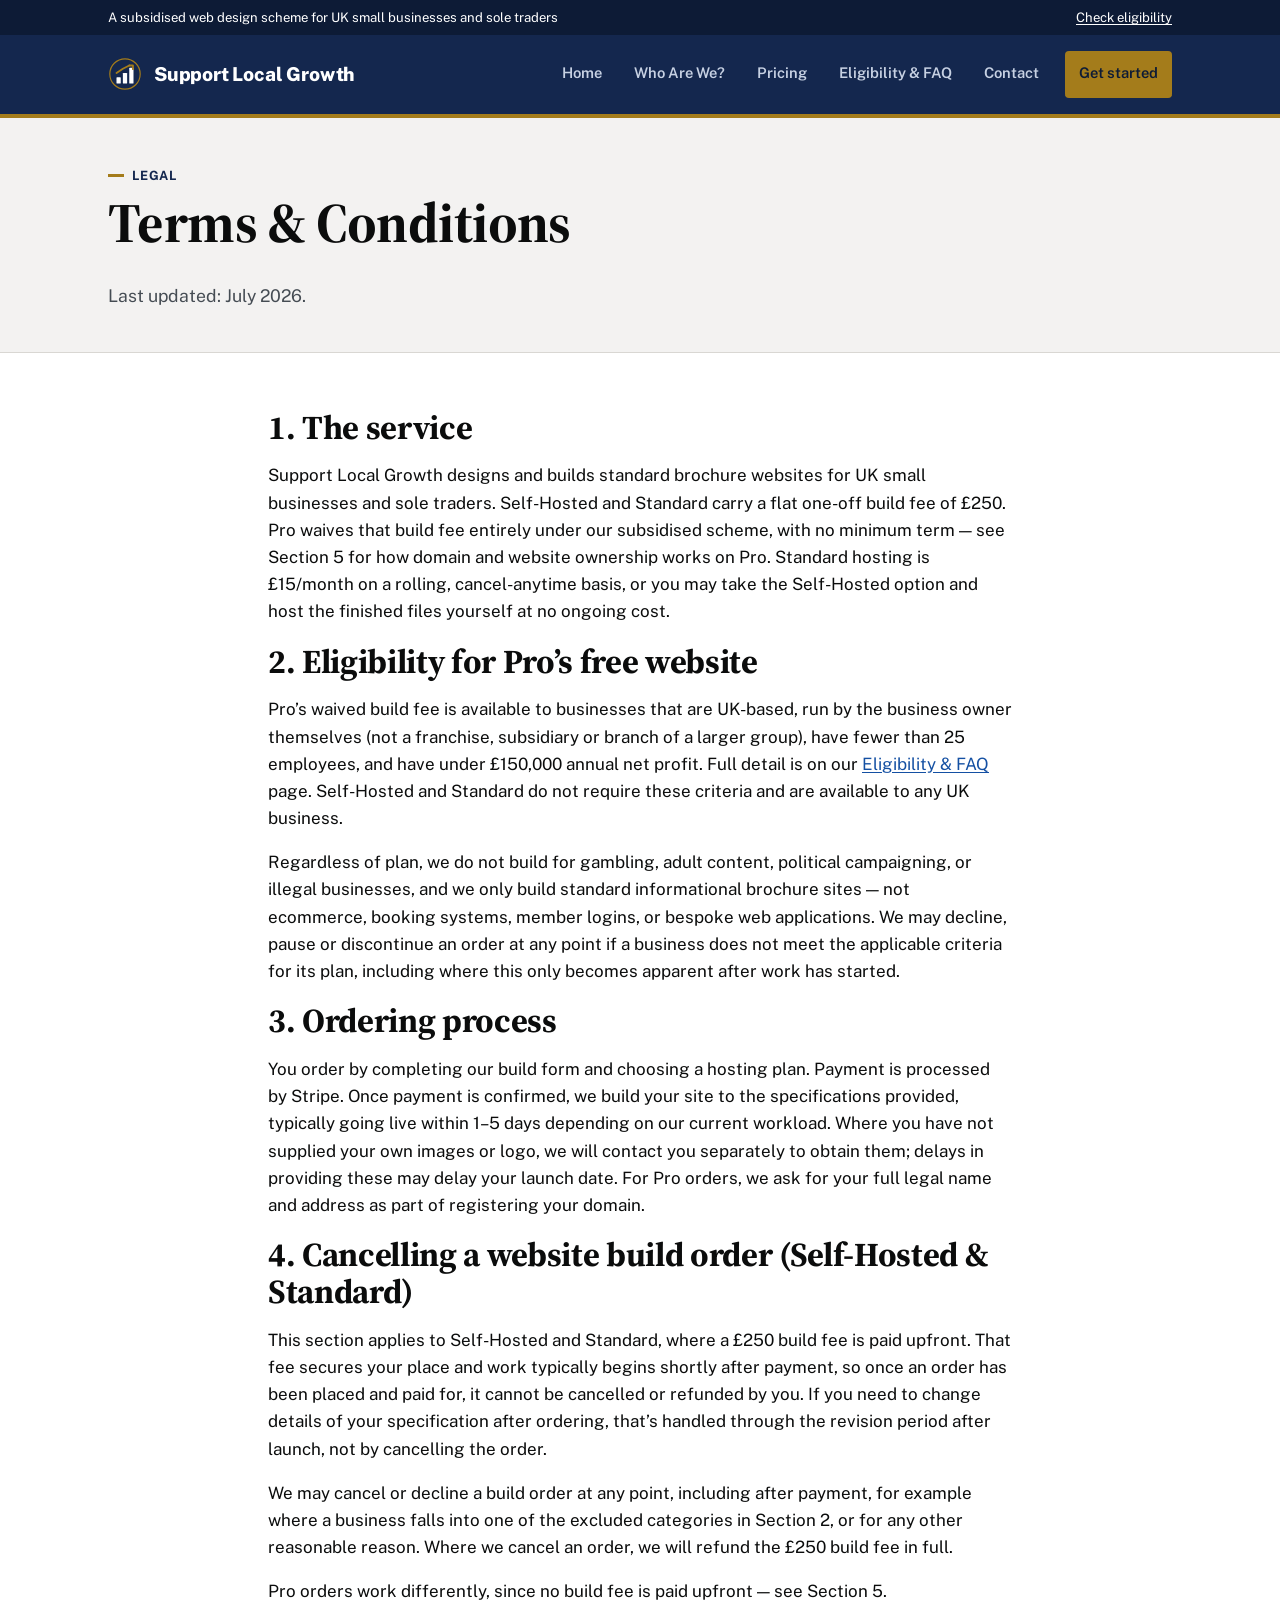
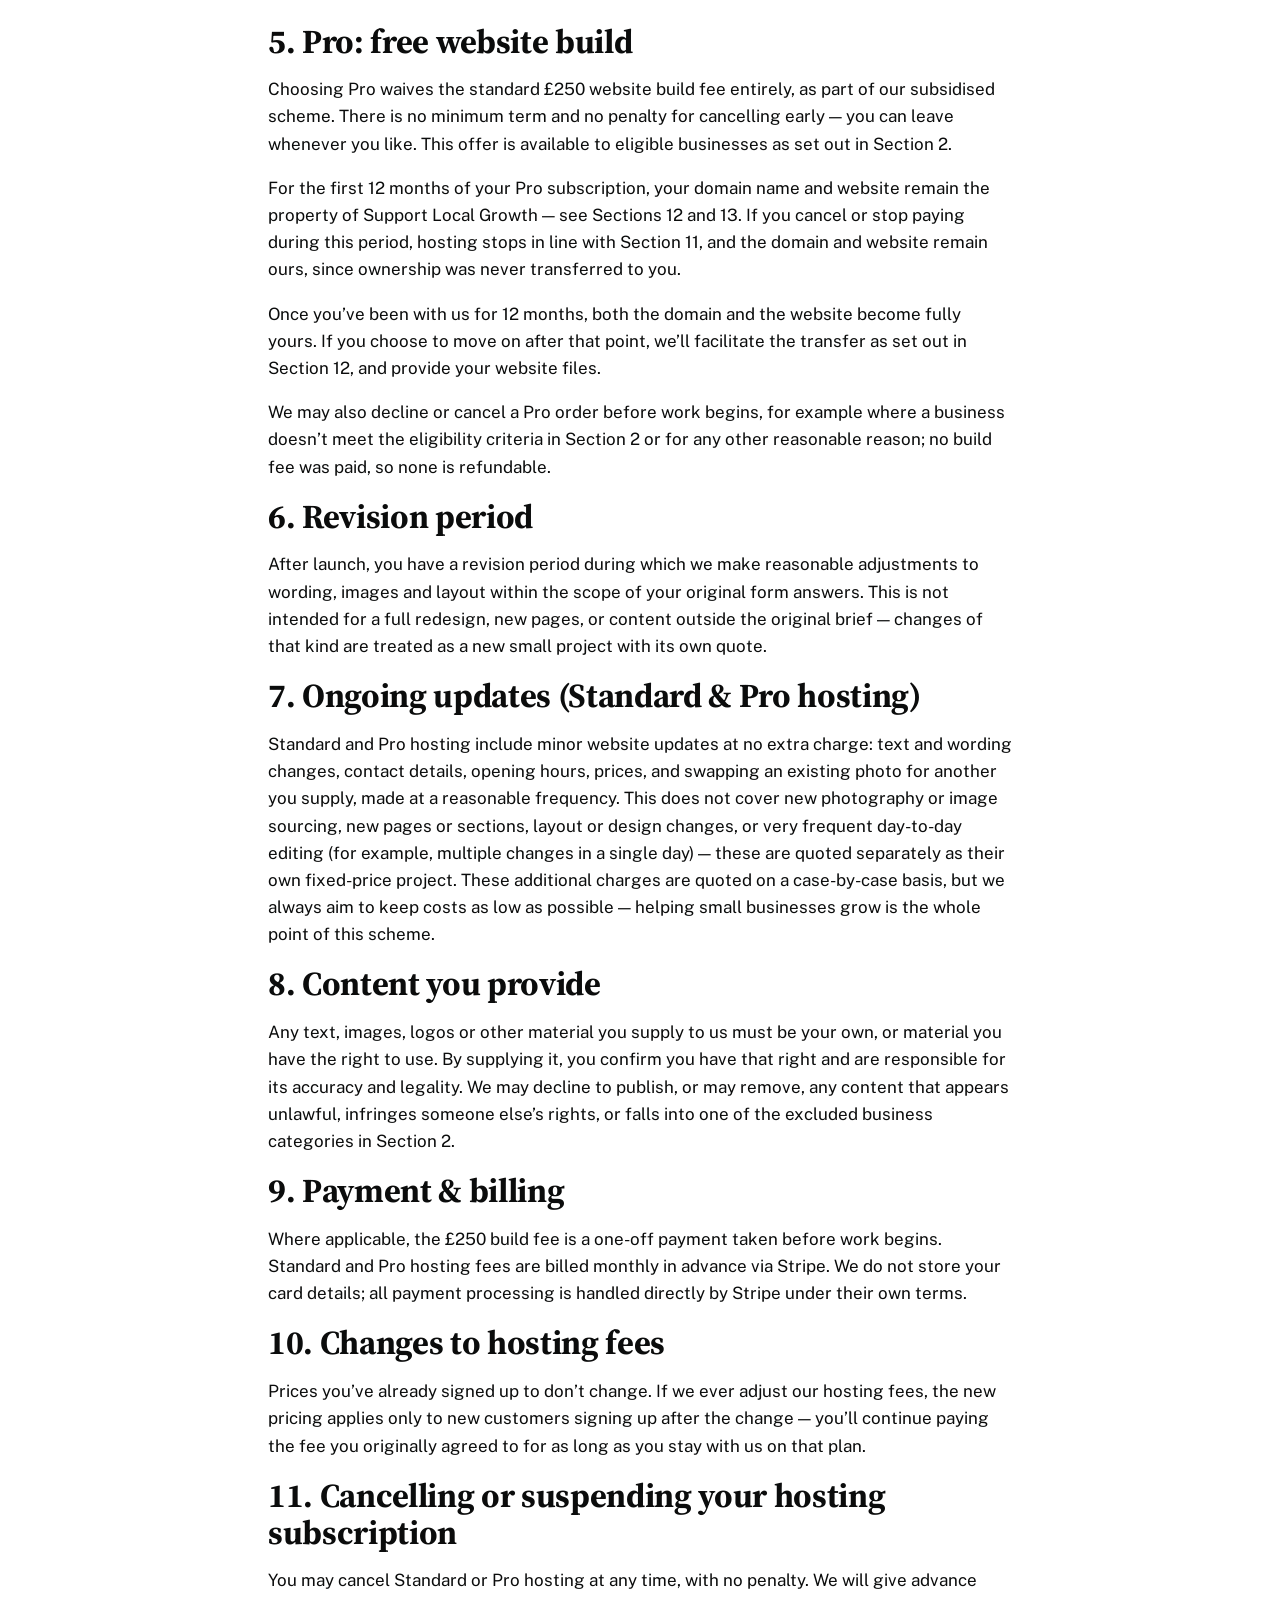
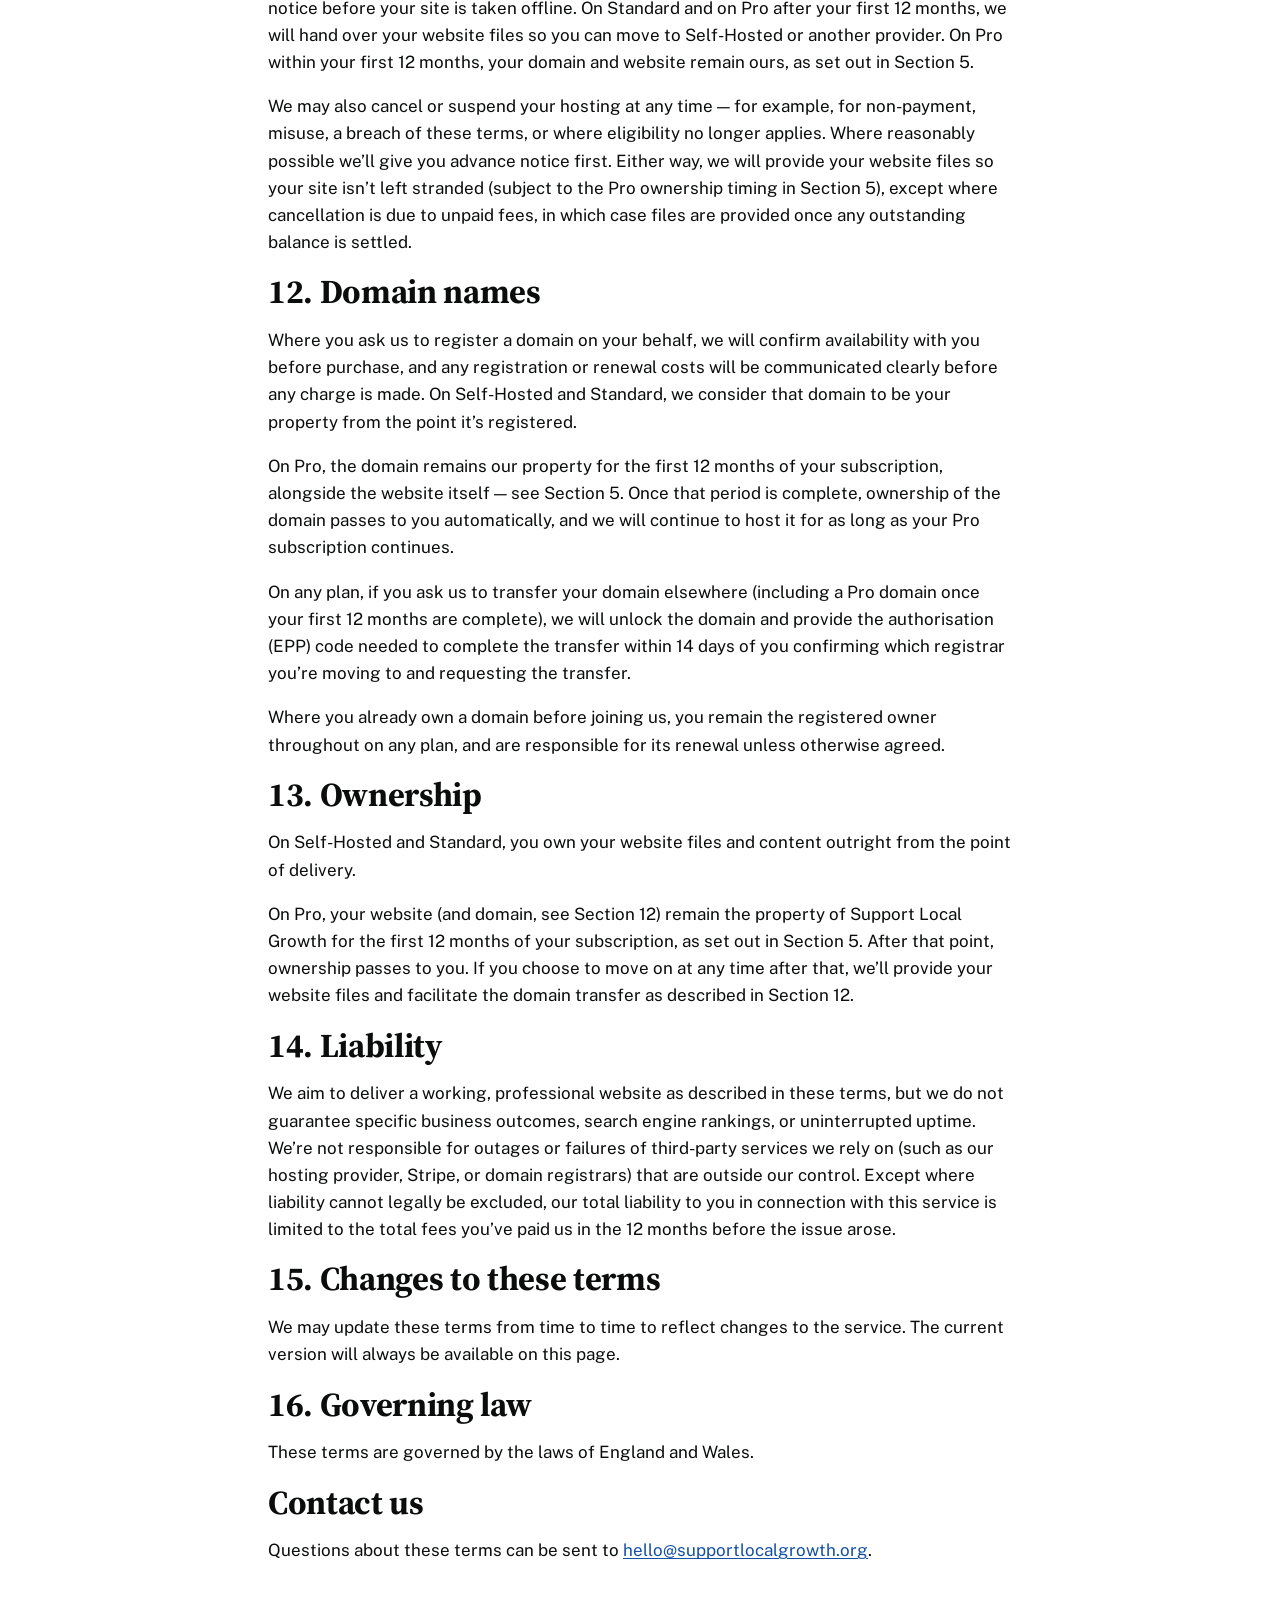
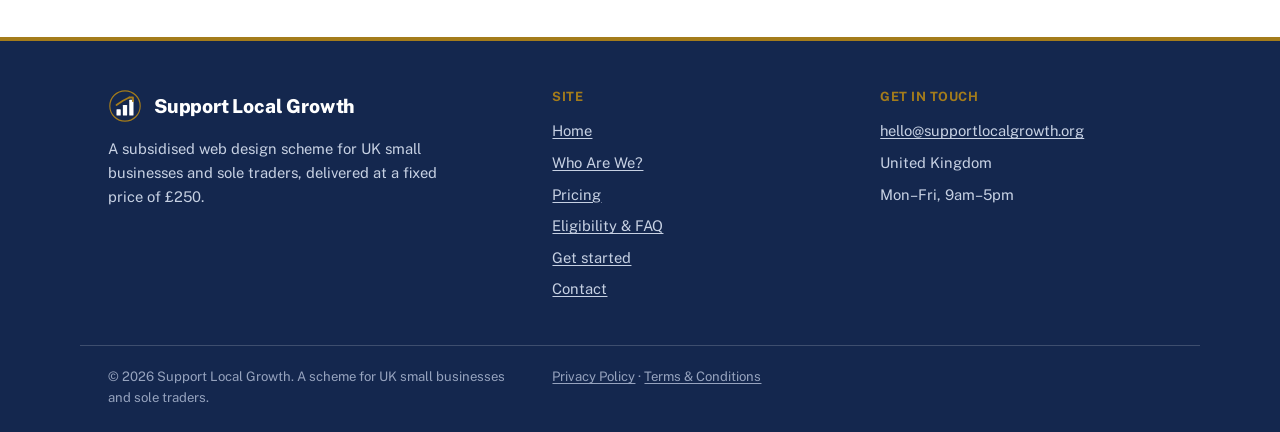
<file: terms.html>
<!doctype html>
<html lang="en-GB">
<head>
<meta charset="utf-8">
<meta name="viewport" content="width=device-width, initial-scale=1">
<title>Terms & Conditions — Support Local Growth</title>
<meta name="description" content="The terms governing the Support Local Growth subsidised website scheme.">
<link rel="canonical" href="https://www.supportlocalgrowth.org/terms.html">
<meta property="og:type" content="website">
<meta property="og:site_name" content="Support Local Growth">
<meta property="og:title" content="Terms & Conditions — Support Local Growth">
<meta property="og:description" content="The terms governing the Support Local Growth subsidised website scheme.">
<meta property="og:url" content="https://www.supportlocalgrowth.org/terms.html">
<meta property="og:image" content="https://www.supportlocalgrowth.org/images/og-image-v2.png">
<meta property="og:image:width" content="1200">
<meta property="og:image:height" content="630">
<meta name="twitter:card" content="summary_large_image">
<meta name="twitter:title" content="Terms & Conditions — Support Local Growth">
<meta name="twitter:description" content="The terms governing the Support Local Growth subsidised website scheme.">
<meta name="twitter:image" content="https://www.supportlocalgrowth.org/images/og-image-v2.png">
<link rel="preconnect" href="https://fonts.googleapis.com">
<link rel="preconnect" href="https://fonts.gstatic.com" crossorigin>
<link href="https://fonts.googleapis.com/css2?family=Public+Sans:wght@400;500;600;700;800&family=Source+Serif+4:opsz,wght@8..60,600;8..60,700&display=swap" rel="stylesheet">
<link rel="icon" type="image/svg+xml" href="favicon.svg">
<link rel="icon" type="image/png" sizes="32x32" href="favicon-32x32.png">
<link rel="icon" type="image/png" sizes="16x16" href="favicon-16x16.png">
<link rel="apple-touch-icon" sizes="180x180" href="apple-touch-icon.png">
<link rel="stylesheet" href="style.css">
</head>
<body>
<div class="top-strip">
  <div class="wrap">
    <span>A subsidised web design scheme for UK small businesses and sole traders</span>
    <a href="eligibility.html">Check eligibility</a>
  </div>
</div>
<header class="site-header">
  <div class="wrap">
    <a class="brand" href="index.html"><svg class="mark" viewBox="0 0 32 32" xmlns="http://www.w3.org/2000/svg" aria-hidden="true">
<circle cx="16" cy="16" r="15" fill="#14274E"/>
<circle cx="16" cy="16" r="14.3" fill="none" stroke="#A47C1B" stroke-width="1.1"/>
<rect x="8" y="19" width="4" height="6" rx="0.6" fill="#FFFFFF"/>
<rect x="14" y="15" width="4" height="10" rx="0.6" fill="#FFFFFF"/>
<rect x="20" y="10" width="4" height="15" rx="0.6" fill="#FFFFFF"/>
<path d="M8 15 L14 11 L20 8" stroke="#A47C1B" stroke-width="1.7" fill="none" stroke-linecap="round" stroke-linejoin="round"/>
<path d="M20 8 L23.5 8 L23.5 11.5" stroke="#A47C1B" stroke-width="1.7" fill="none" stroke-linecap="round" stroke-linejoin="round"/>
</svg>Support Local Growth</a>
    <button class="nav-toggle" aria-expanded="false" aria-label="Toggle menu">MENU</button>
    <nav class="main-nav">
      <a class="" href="index.html">Home</a>
      <a class="" href="who.html">Who Are We?</a>
      <a class="" href="pricing.html">Pricing</a>
      <a class="" href="eligibility.html">Eligibility &amp; FAQ</a>
      <a class="" href="contact.html">Contact</a>
      <a class="nav-cta" href="get-started.html">Get started</a>
    </nav>
  </div>
</header>

<section class="page-head">
  <div class="wrap">
    <p class="eyebrow">Legal</p>
    <h1>Terms &amp; Conditions</h1>
    <p class="lede">Last updated: July 2026.</p>
  </div>
</section>

<section>
  <div class="wrap" style="max-width:800px;">

    <h2>1. The service</h2>
    <p>Support Local Growth designs and builds standard brochure websites for UK small businesses and sole traders. Self-Hosted and Standard carry a flat one-off build fee of &pound;250. Pro waives that build fee entirely under our subsidised scheme, with no minimum term &mdash; see Section 5 for how domain and website ownership works on Pro. Standard hosting is &pound;15/month on a rolling, cancel-anytime basis, or you may take the Self-Hosted option and host the finished files yourself at no ongoing cost.</p>

    <h2>2. Eligibility for Pro&rsquo;s free website</h2>
    <p>Pro&rsquo;s waived build fee is available to businesses that are UK-based, run by the business owner themselves (not a franchise, subsidiary or branch of a larger group), have fewer than 25 employees, and have under &pound;150,000 annual net profit. Full detail is on our <a href="eligibility.html">Eligibility &amp; FAQ</a> page. Self-Hosted and Standard do not require these criteria and are available to any UK business.</p>
    <p>Regardless of plan, we do not build for gambling, adult content, political campaigning, or illegal businesses, and we only build standard informational brochure sites &mdash; not ecommerce, booking systems, member logins, or bespoke web applications. We may decline, pause or discontinue an order at any point if a business does not meet the applicable criteria for its plan, including where this only becomes apparent after work has started.</p>

    <h2>3. Ordering process</h2>
    <p>You order by completing our build form and choosing a hosting plan. Payment is processed by Stripe. Once payment is confirmed, we build your site to the specifications provided, typically going live within 1&ndash;5 days depending on our current workload. Where you have not supplied your own images or logo, we will contact you separately to obtain them; delays in providing these may delay your launch date. For Pro orders, we ask for your full legal name and address as part of registering your domain.</p>

    <h2>4. Cancelling a website build order (Self-Hosted &amp; Standard)</h2>
    <p>This section applies to Self-Hosted and Standard, where a &pound;250 build fee is paid upfront. That fee secures your place and work typically begins shortly after payment, so once an order has been placed and paid for, it cannot be cancelled or refunded by you. If you need to change details of your specification after ordering, that&rsquo;s handled through the revision period after launch, not by cancelling the order.</p>
    <p>We may cancel or decline a build order at any point, including after payment, for example where a business falls into one of the excluded categories in Section 2, or for any other reasonable reason. Where we cancel an order, we will refund the &pound;250 build fee in full.</p>
    <p>Pro orders work differently, since no build fee is paid upfront &mdash; see Section 5.</p>

    <h2>5. Pro: free website build</h2>
    <p>Choosing Pro waives the standard &pound;250 website build fee entirely, as part of our subsidised scheme. There is no minimum term and no penalty for cancelling early &mdash; you can leave whenever you like. This offer is available to eligible businesses as set out in Section 2.</p>
    <p>For the first 12 months of your Pro subscription, your domain name and website remain the property of Support Local Growth &mdash; see Sections 12 and 13. If you cancel or stop paying during this period, hosting stops in line with Section 11, and the domain and website remain ours, since ownership was never transferred to you.</p>
    <p>Once you&rsquo;ve been with us for 12 months, both the domain and the website become fully yours. If you choose to move on after that point, we&rsquo;ll facilitate the transfer as set out in Section 12, and provide your website files.</p>
    <p>We may also decline or cancel a Pro order before work begins, for example where a business doesn&rsquo;t meet the eligibility criteria in Section 2 or for any other reasonable reason; no build fee was paid, so none is refundable.</p>

    <h2>6. Revision period</h2>
    <p>After launch, you have a revision period during which we make reasonable adjustments to wording, images and layout within the scope of your original form answers. This is not intended for a full redesign, new pages, or content outside the original brief &mdash; changes of that kind are treated as a new small project with its own quote.</p>

    <h2>7. Ongoing updates (Standard &amp; Pro hosting)</h2>
    <p>Standard and Pro hosting include minor website updates at no extra charge: text and wording changes, contact details, opening hours, prices, and swapping an existing photo for another you supply, made at a reasonable frequency. This does not cover new photography or image sourcing, new pages or sections, layout or design changes, or very frequent day-to-day editing (for example, multiple changes in a single day) &mdash; these are quoted separately as their own fixed-price project. These additional charges are quoted on a case-by-case basis, but we always aim to keep costs as low as possible &mdash; helping small businesses grow is the whole point of this scheme.</p>

    <h2>8. Content you provide</h2>
    <p>Any text, images, logos or other material you supply to us must be your own, or material you have the right to use. By supplying it, you confirm you have that right and are responsible for its accuracy and legality. We may decline to publish, or may remove, any content that appears unlawful, infringes someone else&rsquo;s rights, or falls into one of the excluded business categories in Section 2.</p>

    <h2>9. Payment &amp; billing</h2>
    <p>Where applicable, the &pound;250 build fee is a one-off payment taken before work begins. Standard and Pro hosting fees are billed monthly in advance via Stripe. We do not store your card details; all payment processing is handled directly by Stripe under their own terms.</p>

    <h2>10. Changes to hosting fees</h2>
    <p>Prices you&rsquo;ve already signed up to don&rsquo;t change. If we ever adjust our hosting fees, the new pricing applies only to new customers signing up after the change &mdash; you&rsquo;ll continue paying the fee you originally agreed to for as long as you stay with us on that plan.</p>

    <h2>11. Cancelling or suspending your hosting subscription</h2>
    <p>You may cancel Standard or Pro hosting at any time, with no penalty. We will give advance notice before your site is taken offline. On Standard and on Pro after your first 12 months, we will hand over your website files so you can move to Self-Hosted or another provider. On Pro within your first 12 months, your domain and website remain ours, as set out in Section 5.</p>
    <p>We may also cancel or suspend your hosting at any time &mdash; for example, for non-payment, misuse, a breach of these terms, or where eligibility no longer applies. Where reasonably possible we&rsquo;ll give you advance notice first. Either way, we will provide your website files so your site isn&rsquo;t left stranded (subject to the Pro ownership timing in Section 5), except where cancellation is due to unpaid fees, in which case files are provided once any outstanding balance is settled.</p>

    <h2>12. Domain names</h2>
    <p>Where you ask us to register a domain on your behalf, we will confirm availability with you before purchase, and any registration or renewal costs will be communicated clearly before any charge is made. On Self-Hosted and Standard, we consider that domain to be your property from the point it&rsquo;s registered.</p>
    <p>On Pro, the domain remains our property for the first 12 months of your subscription, alongside the website itself &mdash; see Section 5. Once that period is complete, ownership of the domain passes to you automatically, and we will continue to host it for as long as your Pro subscription continues.</p>
    <p>On any plan, if you ask us to transfer your domain elsewhere (including a Pro domain once your first 12 months are complete), we will unlock the domain and provide the authorisation (EPP) code needed to complete the transfer within 14 days of you confirming which registrar you&rsquo;re moving to and requesting the transfer.</p>
    <p>Where you already own a domain before joining us, you remain the registered owner throughout on any plan, and are responsible for its renewal unless otherwise agreed.</p>

    <h2>13. Ownership</h2>
    <p>On Self-Hosted and Standard, you own your website files and content outright from the point of delivery.</p>
    <p>On Pro, your website (and domain, see Section 12) remain the property of Support Local Growth for the first 12 months of your subscription, as set out in Section 5. After that point, ownership passes to you. If you choose to move on at any time after that, we&rsquo;ll provide your website files and facilitate the domain transfer as described in Section 12.</p>

    <h2>14. Liability</h2>
    <p>We aim to deliver a working, professional website as described in these terms, but we do not guarantee specific business outcomes, search engine rankings, or uninterrupted uptime. We&rsquo;re not responsible for outages or failures of third-party services we rely on (such as our hosting provider, Stripe, or domain registrars) that are outside our control. Except where liability cannot legally be excluded, our total liability to you in connection with this service is limited to the total fees you&rsquo;ve paid us in the 12 months before the issue arose.</p>

    <h2>15. Changes to these terms</h2>
    <p>We may update these terms from time to time to reflect changes to the service. The current version will always be available on this page.</p>

    <h2>16. Governing law</h2>
    <p>These terms are governed by the laws of England and Wales.</p>

    <h2>Contact us</h2>
    <p>Questions about these terms can be sent to <a href="mailto:hello@supportlocalgrowth.org">hello@supportlocalgrowth.org</a>.</p>

  </div>
</section>
<footer class="site-footer">
  <div class="wrap">
    <div>
      <div class="brand" style="margin-bottom:14px;"><svg class="mark" viewBox="0 0 32 32" xmlns="http://www.w3.org/2000/svg" aria-hidden="true">
<circle cx="16" cy="16" r="15" fill="#14274E"/>
<circle cx="16" cy="16" r="14.3" fill="none" stroke="#A47C1B" stroke-width="1.1"/>
<rect x="8" y="19" width="4" height="6" rx="0.6" fill="#FFFFFF"/>
<rect x="14" y="15" width="4" height="10" rx="0.6" fill="#FFFFFF"/>
<rect x="20" y="10" width="4" height="15" rx="0.6" fill="#FFFFFF"/>
<path d="M8 15 L14 11 L20 8" stroke="#A47C1B" stroke-width="1.7" fill="none" stroke-linecap="round" stroke-linejoin="round"/>
<path d="M20 8 L23.5 8 L23.5 11.5" stroke="#A47C1B" stroke-width="1.7" fill="none" stroke-linecap="round" stroke-linejoin="round"/>
</svg>Support Local Growth</div>
      <p style="max-width:38ch; color:#C7D1E3; font-size:0.92rem;">A subsidised web design scheme for UK small businesses and sole traders, delivered at a fixed price of &pound;250.</p>
    </div>
    <div>
      <h4>Site</h4>
      <ul>
        <li><a href="index.html">Home</a></li>
        <li><a href="who.html">Who Are We?</a></li>
        <li><a href="pricing.html">Pricing</a></li>
        <li><a href="eligibility.html">Eligibility &amp; FAQ</a></li>
        <li><a href="get-started.html">Get started</a></li>
        <li><a href="contact.html">Contact</a></li>
      </ul>
    </div>
    <div>
      <h4>Get in touch</h4>
      <ul>
        <li><a href="mailto:hello@supportlocalgrowth.org">hello@supportlocalgrowth.org</a></li>
        <li>United Kingdom</li>
        <li>Mon&ndash;Fri, 9am&ndash;5pm</li>
      </ul>
    </div>
  </div>
  <div class="wrap footer-bottom">
    <span>&copy; 2026 Support Local Growth. A scheme for UK small businesses and sole traders.</span>
    <span><a href="privacy.html">Privacy Policy</a> &middot; <a href="terms.html">Terms &amp; Conditions</a></span>
  </div>
</footer>
<script src="script.js"></script>
</body>
</html>
</file>
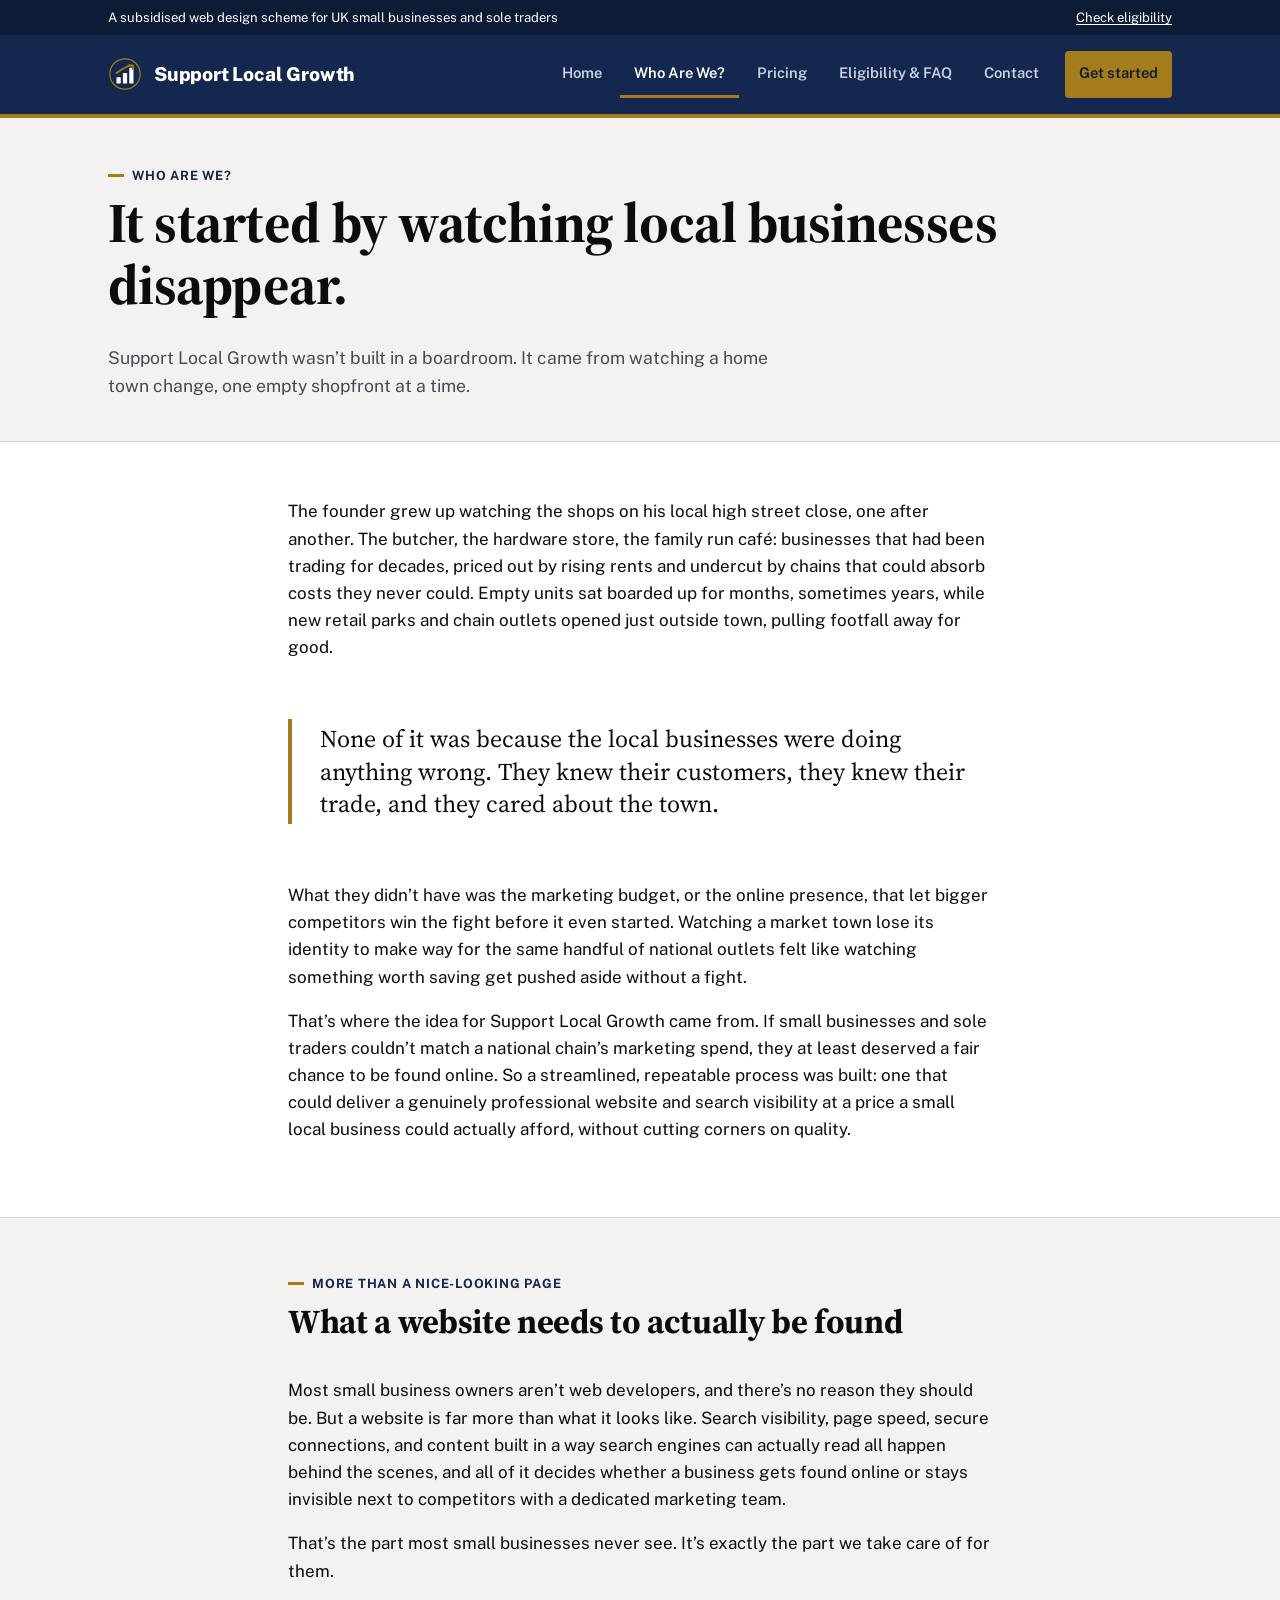
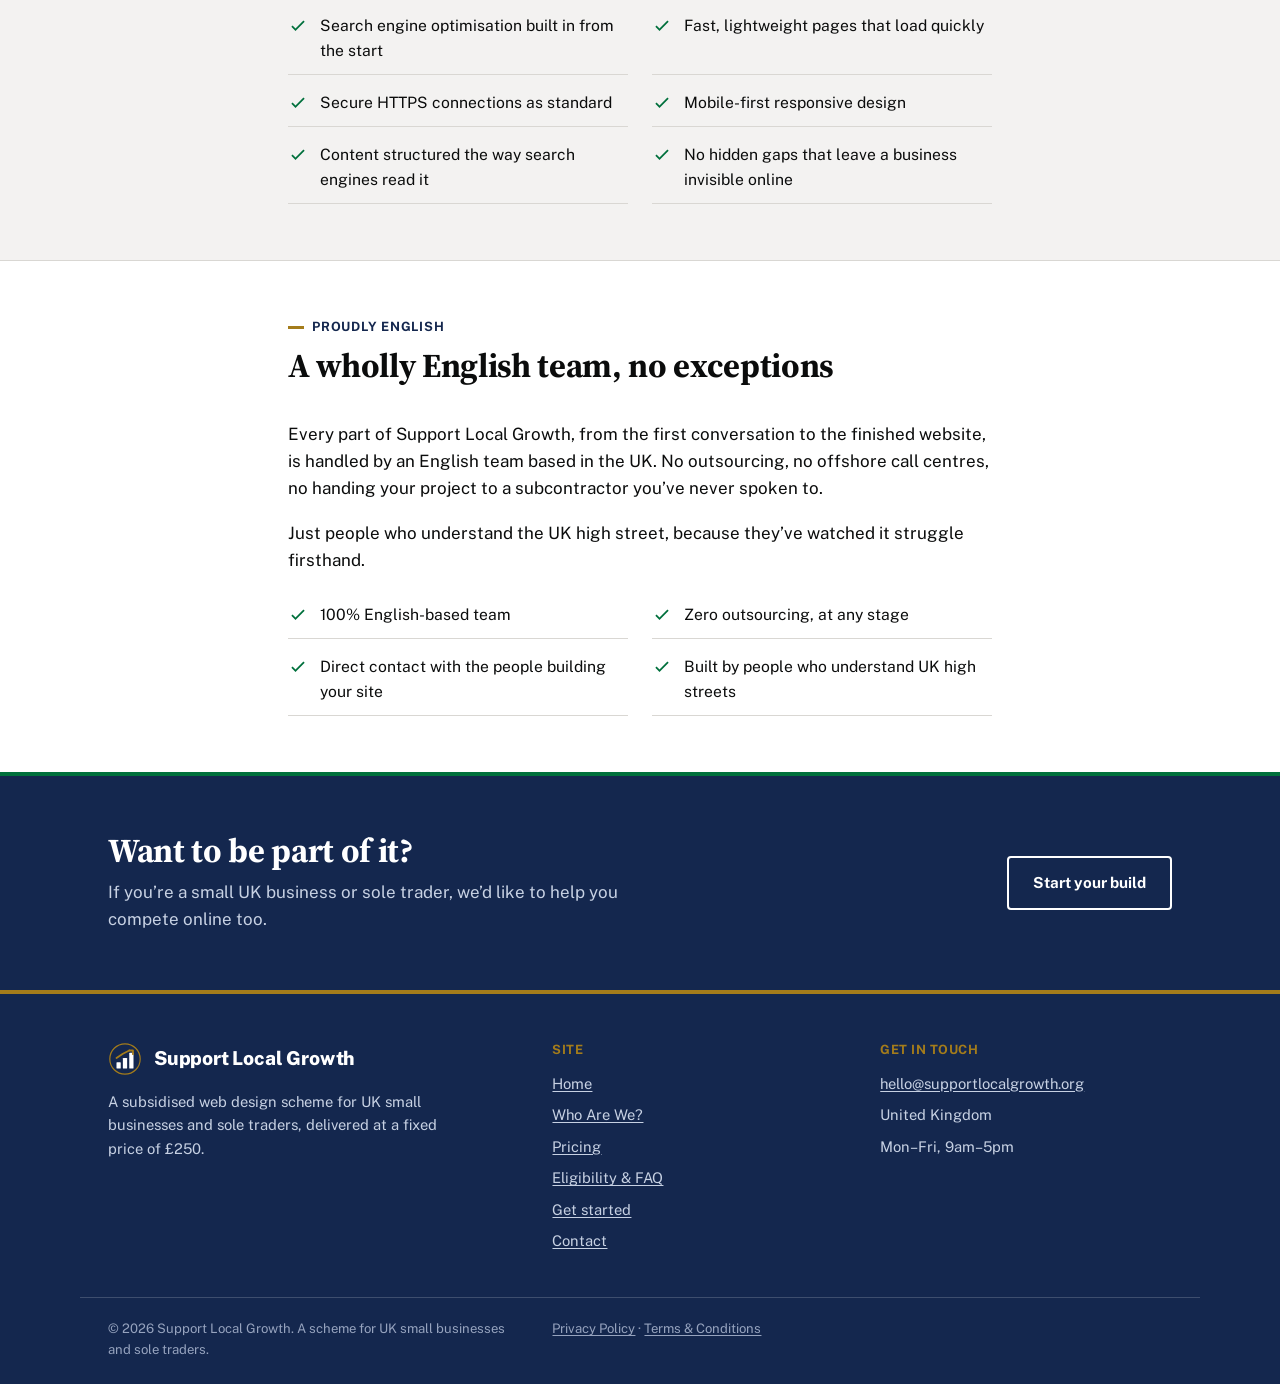
<file: who.html>
<!doctype html>
<html lang="en-GB">
<head>
<meta charset="utf-8">
<meta name="viewport" content="width=device-width, initial-scale=1">
<title>Who Are We? — Support Local Growth</title>
<meta name="description" content="The story behind Support Local Growth: a wholly English team helping UK small businesses and sole traders compete online.">
<link rel="canonical" href="https://www.supportlocalgrowth.org/who.html">
<meta property="og:type" content="website">
<meta property="og:site_name" content="Support Local Growth">
<meta property="og:title" content="Who Are We? — Support Local Growth">
<meta property="og:description" content="The story behind Support Local Growth: a wholly English team helping UK small businesses and sole traders compete online.">
<meta property="og:url" content="https://www.supportlocalgrowth.org/who.html">
<meta property="og:image" content="https://www.supportlocalgrowth.org/images/og-image-v2.png">
<meta property="og:image:width" content="1200">
<meta property="og:image:height" content="630">
<meta name="twitter:card" content="summary_large_image">
<meta name="twitter:title" content="Who Are We? — Support Local Growth">
<meta name="twitter:description" content="The story behind Support Local Growth: a wholly English team helping UK small businesses and sole traders compete online.">
<meta name="twitter:image" content="https://www.supportlocalgrowth.org/images/og-image-v2.png">
<link rel="preconnect" href="https://fonts.googleapis.com">
<link rel="preconnect" href="https://fonts.gstatic.com" crossorigin>
<link href="https://fonts.googleapis.com/css2?family=Public+Sans:wght@400;500;600;700;800&family=Source+Serif+4:opsz,wght@8..60,600;8..60,700&display=swap" rel="stylesheet">
<link rel="icon" type="image/svg+xml" href="favicon.svg">
<link rel="icon" type="image/png" sizes="32x32" href="favicon-32x32.png">
<link rel="icon" type="image/png" sizes="16x16" href="favicon-16x16.png">
<link rel="apple-touch-icon" sizes="180x180" href="apple-touch-icon.png">
<link rel="stylesheet" href="style.css">
</head>
<body>
<div class="top-strip">
  <div class="wrap">
    <span>A subsidised web design scheme for UK small businesses and sole traders</span>
    <a href="eligibility.html">Check eligibility</a>
  </div>
</div>
<header class="site-header">
  <div class="wrap">
    <a class="brand" href="index.html"><svg class="mark" viewBox="0 0 32 32" xmlns="http://www.w3.org/2000/svg" aria-hidden="true">
<circle cx="16" cy="16" r="15" fill="#14274E"/>
<circle cx="16" cy="16" r="14.3" fill="none" stroke="#A47C1B" stroke-width="1.1"/>
<rect x="8" y="19" width="4" height="6" rx="0.6" fill="#FFFFFF"/>
<rect x="14" y="15" width="4" height="10" rx="0.6" fill="#FFFFFF"/>
<rect x="20" y="10" width="4" height="15" rx="0.6" fill="#FFFFFF"/>
<path d="M8 15 L14 11 L20 8" stroke="#A47C1B" stroke-width="1.7" fill="none" stroke-linecap="round" stroke-linejoin="round"/>
<path d="M20 8 L23.5 8 L23.5 11.5" stroke="#A47C1B" stroke-width="1.7" fill="none" stroke-linecap="round" stroke-linejoin="round"/>
</svg>Support Local Growth</a>
    <button class="nav-toggle" aria-expanded="false" aria-label="Toggle menu">MENU</button>
    <nav class="main-nav">
      <a class="" href="index.html">Home</a>
      <a class="current" href="who.html">Who Are We?</a>
      <a class="" href="pricing.html">Pricing</a>
      <a class="" href="eligibility.html">Eligibility &amp; FAQ</a>
      <a class="" href="contact.html">Contact</a>
      <a class="nav-cta" href="get-started.html">Get started</a>
    </nav>
  </div>
</header>

<section class="page-head">
  <div class="wrap">
    <p class="eyebrow">Who are we?</p>
    <h1>It started by watching local businesses disappear.</h1>
    <p class="lede">Support Local Growth wasn&rsquo;t built in a boardroom. It came from watching a home town change, one empty shopfront at a time.</p>
  </div>
</section>

<section>
  <div class="wrap" style="max-width:760px;">

    <p>The founder grew up watching the shops on his local high street close, one after another. The butcher, the hardware store, the family run caf&eacute;: businesses that had been trading for decades, priced out by rising rents and undercut by chains that could absorb costs they never could. Empty units sat boarded up for months, sometimes years, while new retail parks and chain outlets opened just outside town, pulling footfall away for good.</p>

    <p class="pull-quote">None of it was because the local businesses were doing anything wrong. They knew their customers, they knew their trade, and they cared about the town.</p>

    <p>What they didn&rsquo;t have was the marketing budget, or the online presence, that let bigger competitors win the fight before it even started. Watching a market town lose its identity to make way for the same handful of national outlets felt like watching something worth saving get pushed aside without a fight.</p>

    <p>That&rsquo;s where the idea for Support Local Growth came from. If small businesses and sole traders couldn&rsquo;t match a national chain&rsquo;s marketing spend, they at least deserved a fair chance to be found online. So a streamlined, repeatable process was built: one that could deliver a genuinely professional website and search visibility at a price a small local business could actually afford, without cutting corners on quality.</p>

  </div>
</section>

<section class="section-lift">
  <div class="wrap" style="max-width:760px;">
    <div class="section-head">
      <p class="eyebrow">More than a nice-looking page</p>
      <h2>What a website needs to actually be found</h2>
    </div>

    <p>Most small business owners aren&rsquo;t web developers, and there&rsquo;s no reason they should be. But a website is far more than what it looks like. Search visibility, page speed, secure connections, and content built in a way search engines can actually read all happen behind the scenes, and all of it decides whether a business gets found online or stays invisible next to competitors with a dedicated marketing team.</p>

    <p>That&rsquo;s the part most small businesses never see. It&rsquo;s exactly the part we take care of for them.</p>

    <ul class="checklist">
      <li>Search engine optimisation built in from the start</li>
      <li>Fast, lightweight pages that load quickly</li>
      <li>Secure HTTPS connections as standard</li>
      <li>Mobile-first responsive design</li>
      <li>Content structured the way search engines read it</li>
      <li>No hidden gaps that leave a business invisible online</li>
    </ul>
  </div>
</section>

<section>
  <div class="wrap" style="max-width:760px;">
    <div class="section-head">
      <p class="eyebrow">Proudly English</p>
      <h2>A wholly English team, no exceptions</h2>
    </div>

    <p>Every part of Support Local Growth, from the first conversation to the finished website, is handled by an English team based in the UK. No outsourcing, no offshore call centres, no handing your project to a subcontractor you&rsquo;ve never spoken to.</p>

    <p>Just people who understand the UK high street, because they&rsquo;ve watched it struggle firsthand.</p>

    <ul class="checklist">
      <li>100% English-based team</li>
      <li>Zero outsourcing, at any stage</li>
      <li>Direct contact with the people building your site</li>
      <li>Built by people who understand UK high streets</li>
    </ul>
  </div>
</section>

<section class="cta-band">
  <div class="wrap">
    <div>
      <h2>Want to be part of it?</h2>
      <p>If you&rsquo;re a small UK business or sole trader, we&rsquo;d like to help you compete online too.</p>
    </div>
    <div class="cta-actions">
      <a class="btn btn-on-dark" href="get-started.html">Start your build</a>
    </div>
  </div>
</section>
<footer class="site-footer">
  <div class="wrap">
    <div>
      <div class="brand" style="margin-bottom:14px;"><svg class="mark" viewBox="0 0 32 32" xmlns="http://www.w3.org/2000/svg" aria-hidden="true">
<circle cx="16" cy="16" r="15" fill="#14274E"/>
<circle cx="16" cy="16" r="14.3" fill="none" stroke="#A47C1B" stroke-width="1.1"/>
<rect x="8" y="19" width="4" height="6" rx="0.6" fill="#FFFFFF"/>
<rect x="14" y="15" width="4" height="10" rx="0.6" fill="#FFFFFF"/>
<rect x="20" y="10" width="4" height="15" rx="0.6" fill="#FFFFFF"/>
<path d="M8 15 L14 11 L20 8" stroke="#A47C1B" stroke-width="1.7" fill="none" stroke-linecap="round" stroke-linejoin="round"/>
<path d="M20 8 L23.5 8 L23.5 11.5" stroke="#A47C1B" stroke-width="1.7" fill="none" stroke-linecap="round" stroke-linejoin="round"/>
</svg>Support Local Growth</div>
      <p style="max-width:38ch; color:#C7D1E3; font-size:0.92rem;">A subsidised web design scheme for UK small businesses and sole traders, delivered at a fixed price of &pound;250.</p>
    </div>
    <div>
      <h4>Site</h4>
      <ul>
        <li><a href="index.html">Home</a></li>
        <li><a href="who.html">Who Are We?</a></li>
        <li><a href="pricing.html">Pricing</a></li>
        <li><a href="eligibility.html">Eligibility &amp; FAQ</a></li>
        <li><a href="get-started.html">Get started</a></li>
        <li><a href="contact.html">Contact</a></li>
      </ul>
    </div>
    <div>
      <h4>Get in touch</h4>
      <ul>
        <li><a href="mailto:hello@supportlocalgrowth.org">hello@supportlocalgrowth.org</a></li>
        <li>United Kingdom</li>
        <li>Mon&ndash;Fri, 9am&ndash;5pm</li>
      </ul>
    </div>
  </div>
  <div class="wrap footer-bottom">
    <span>&copy; 2026 Support Local Growth. A scheme for UK small businesses and sole traders.</span>
    <span><a href="privacy.html">Privacy Policy</a> &middot; <a href="terms.html">Terms &amp; Conditions</a></span>
  </div>
</footer>
<script src="script.js"></script>
</body>
</html>
</file>
<file: style.css>
/* ===========================================================
   Support Local Growth — design tokens (v2: official / institutional)
   Palette and patterns modelled on UK public-service and charity
   sector conventions: navy authority colour, restrained green/red
   used only for confirm/deny states, generous whitespace, no
   decorative illustration.
   =========================================================== */

:root{
  --ink:        #0B0C0C;
  --ink-soft:   #454C53;
  --navy:       #14274E;   /* primary institutional colour */
  --navy-dark:  #0D1B36;
  --blue-link:  #1450A3;
  --green:      #00703C;
  --green-bg:   #E6F2EC;
  --red:        #D4351C;
  --red-bg:     #FCEAE6;
  --grey-bg:    #F3F2F1;
  --grey-mid:   #B1B4B6;
  --grey-line:  #D9D7D3;
  --white:      #FFFFFF;

  --gold:       #A47C1B;   /* restrained gold accent — used sparingly, seal/ribbon feel */
  --gold-bg:    #F5EEDD;

  --font-body:    "Public Sans", -apple-system, BlinkMacSystemFont, Arial, sans-serif;
  --font-display: "Source Serif 4", Georgia, "Times New Roman", serif;

  --radius: 4px;
  --shadow-sm: 0 1px 3px rgba(11,12,12,0.08);
  --shadow-md: 0 4px 14px rgba(11,12,12,0.10);
  --max: 1120px;
}

*{box-sizing:border-box;}
html{scroll-behavior:smooth;}
body{
  margin:0;
  background:var(--white);
  color:var(--ink);
  font-family:var(--font-body);
  font-size:17px;
  line-height:1.6;
  -webkit-font-smoothing:antialiased;
}
@media (prefers-reduced-motion: reduce){
  html{scroll-behavior:auto;}
  *{animation-duration:0.001ms !important; transition-duration:0.001ms !important;}
}

img,svg{display:block;max-width:100%;}
a{color:var(--blue-link); text-underline-offset:2px;}
a:hover{color:var(--navy);}
:focus-visible{outline:3px solid #FFDD00; outline-offset:0; box-shadow:0 0 0 3px var(--ink);}

.wrap{max-width:var(--max); margin:0 auto; padding:0 28px;}

h1,h2{
  font-family:var(--font-display);
  font-weight:700;
  line-height:1.1;
  margin:0 0 0.5em;
  color:var(--ink);
  letter-spacing:-0.01em;
}
h3,h4{
  font-family:var(--font-body);
  font-weight:800;
  line-height:1.25;
  margin:0 0 0.5em;
  color:var(--ink);
}
h1{font-size:clamp(2.3rem,4.8vw,3.5rem);}
h2{font-size:clamp(1.6rem,3vw,2.1rem);}
h3{font-size:1.2rem;}
p{margin:0 0 1em;}
.lede{font-size:1.1rem; color:var(--ink-soft); max-width:64ch;}
.eyebrow{
  font-family:var(--font-body);
  font-size:0.8rem;
  font-weight:700;
  letter-spacing:0.06em;
  text-transform:uppercase;
  color:var(--navy);
  display:flex;
  align-items:center;
  gap:8px;
  margin-bottom:0.7em;
}
.eyebrow::before{content:""; width:16px; height:3px; background:var(--gold); display:inline-block; flex:none;}

/* ---------------- official top strip ---------------- */
.top-strip{
  background:var(--navy-dark);
  color:var(--white);
  font-size:0.82rem;
  padding:7px 0;
}
.top-strip .wrap{display:flex; justify-content:space-between; flex-wrap:wrap; gap:6px;}
.top-strip a{color:var(--white); text-decoration:underline;}

/* ---------------- header / nav ---------------- */
.site-header{
  background:var(--navy);
  color:var(--white);
  border-bottom:4px solid var(--gold);
  position:relative;
  z-index:100;
}
.site-header .wrap{
  display:flex; align-items:center; justify-content:space-between;
  padding-top:16px; padding-bottom:16px;
  position:relative;
}
.brand{
  font-weight:800;
  font-size:1.2rem;
  text-decoration:none;
  color:var(--white);
  display:flex; align-items:center; gap:12px;
  letter-spacing:-0.01em;
}
.brand .mark{width:34px; height:34px; flex:none;}
nav.main-nav{display:flex; gap:4px; align-items:center;}
nav.main-nav a{
  font-size:0.92rem;
  font-weight:600;
  text-decoration:none;
  color:#C7D1E3;
  padding:10px 14px;
  border-bottom:3px solid transparent;
}
nav.main-nav a:hover{color:var(--white); border-bottom-color:rgba(255,255,255,0.35);}
nav.main-nav a.current{border-bottom-color:var(--gold); color:var(--white);}
nav.main-nav a.nav-cta{
  background:var(--gold);
  color:var(--navy-dark);
  border-radius:var(--radius);
  margin-left:8px;
  border-bottom:3px solid var(--gold);
}
nav.main-nav a.nav-cta:hover{background:#8C6A1B; color:var(--white); border-bottom-color:#8C6A1B;}
.nav-toggle{display:none;}

@media (max-width:760px){
  .nav-toggle{
    display:inline-flex; background:transparent; border:2px solid var(--white);
    color:var(--white); border-radius:var(--radius); padding:8px 12px; font-weight:700;
    font-size:0.85rem; cursor:pointer;
  }
  nav.main-nav{
    position:absolute; top:100%; left:0; right:0;
    background:var(--navy); flex-direction:column; align-items:stretch;
    padding:8px 20px 18px; border-bottom:4px solid var(--gold);
    display:none;
  }
  nav.main-nav.open{display:flex;}
  nav.main-nav a{padding:12px 8px; border-bottom:1px solid rgba(255,255,255,0.15);}
  nav.main-nav a.nav-cta{margin-left:0; text-align:center; margin-top:8px;}
}

/* ---------------- buttons ---------------- */
.btn{
  display:inline-flex; align-items:center; gap:10px;
  font-weight:700;
  font-size:0.95rem;
  text-decoration:none;
  padding:13px 24px;
  border-radius:var(--radius);
  border:2px solid var(--navy);
  cursor:pointer;
  transition:background 0.12s ease, transform 0.12s ease, box-shadow 0.12s ease;
}
.btn-primary{background:var(--navy); border-color:var(--navy); color:var(--white); box-shadow:var(--shadow-sm);}
.btn-primary:hover{background:var(--navy-dark); border-color:var(--navy-dark); color:var(--white); box-shadow:var(--shadow-md); transform:translateY(-1px);}
.btn-ghost{background:transparent; color:var(--navy);}
.btn-ghost:hover{background:var(--grey-bg);}
.btn-on-dark{border-color:var(--white); color:var(--white);}
.btn-on-dark:hover{background:rgba(255,255,255,0.1);}

/* ---------------- hero ---------------- */
.hero{
  padding:60px 0 54px; border-bottom:1px solid var(--grey-line); background:var(--grey-bg);
  position:relative; overflow:hidden;
  background-image:
    radial-gradient(circle at 1px 1px, rgba(20,39,78,0.10) 1px, transparent 0);
  background-size:22px 22px;
}
.hero .wrap{max-width:var(--max); position:relative; display:grid; grid-template-columns:1.15fr 1fr; gap:52px; align-items:center;}
.hero-main{max-width:800px;}
.hero-actions{display:flex; gap:14px; flex-wrap:wrap; margin-top:1.8em;}
.hero-meta{
  margin-top:2.2em; display:grid; grid-template-columns:repeat(4,1fr); gap:16px;
  border-top:1px solid var(--grey-line);
}
.hero-meta div{
  font-size:0.78rem; color:var(--ink-soft); padding-top:14px; border-top:3px solid var(--navy); margin-top:-1px;
}
.hero-meta strong{color:var(--ink); display:block; font-size:1.2rem; font-weight:800; font-family:var(--font-display); margin-bottom:2px;}
@media (max-width:560px){
  .hero-meta{grid-template-columns:1fr 1fr;}
}
@media (max-width:900px){
  .hero .wrap{grid-template-columns:1fr;}
}

.doc-stamp{
  display:inline-flex; align-items:center; gap:10px;
  border:1.5px solid var(--navy); border-radius:30px;
  padding:6px 16px 6px 8px; margin-bottom:1.4em;
  font-size:0.78rem; font-weight:700; letter-spacing:0.03em; text-transform:uppercase;
  color:var(--navy); background:var(--white);
}
.doc-stamp .dot{width:8px; height:8px; border-radius:50%; background:var(--green); flex:none;}

/* ---------------- hero free-website ticket graphic ---------------- */
.free-ticket-wrap{margin-bottom:24px;}
.free-ticket-wrap a{display:inline-block; width:88%; text-decoration:none; transition:transform 0.15s ease;}
.free-ticket-wrap a:hover{transform:translateY(-2px);}
.free-ticket-wrap svg{width:100%; height:auto; display:block; filter:drop-shadow(var(--shadow-sm));}
/* ---------------- trust badges ---------------- */
.trust-badges{display:grid; grid-template-columns:1fr 1fr; gap:12px; margin-bottom:28px;}
.trust-badge{
  display:flex; align-items:center; gap:12px;
  background:var(--white); border:1px solid var(--grey-line); border-radius:var(--radius);
  padding:14px; box-shadow:var(--shadow-sm);
}
.trust-badge .tb-icon{
  width:36px; height:36px; border-radius:50%; background:var(--navy); flex:none;
  display:flex; align-items:center; justify-content:center;
}
.trust-badge .tb-icon svg{width:19px; height:19px; stroke:var(--white); fill:none; stroke-width:2; stroke-linecap:round; stroke-linejoin:round;}
.trust-badge .tb-label{font-weight:700; font-size:0.86rem; line-height:1.2; color:var(--ink);}
@media (max-width:480px){
  .trust-badges{grid-template-columns:1fr;}
}

.hero-professions .professions-label{
  font-weight:800; font-size:0.85rem; text-transform:uppercase; letter-spacing:0.03em;
  color:var(--navy); margin-bottom:12px;
}

.mini-badge{
  display:inline-flex; align-items:center; gap:10px;
  background:var(--gold-bg); border:1.5px solid var(--gold); border-radius:30px;
  padding:8px 18px 8px 10px; margin-bottom:1.6em;
}
.mini-badge .tb-icon{width:28px; height:28px; border-radius:50%; background:var(--gold); flex:none; display:flex; align-items:center; justify-content:center;}
.mini-badge .tb-icon svg{width:15px; height:15px; stroke:var(--white); fill:none; stroke-width:2.2; stroke-linecap:round; stroke-linejoin:round;}
.mini-badge span.tb-text{font-weight:800; font-size:0.9rem; color:var(--navy);}

/* ---------------- sections ---------------- */
section{padding:56px 0;}
.section-dark{
  background:var(--navy); color:var(--white);
  background-image:
    linear-gradient(rgba(255,255,255,0.05) 1px, transparent 1px),
    linear-gradient(90deg, rgba(255,255,255,0.05) 1px, transparent 1px);
  background-size:34px 34px;
}
.section-dark h2, .section-dark h3{color:var(--white);}
.section-dark .eyebrow{color:#B7C4DE;}
.section-lift{background:var(--grey-bg); border-top:1px solid var(--grey-line); border-bottom:1px solid var(--grey-line);}
.section-head{max-width:70ch; margin-bottom:2.2em;}

/* ---------------- mantra / statement blocks ---------------- */
.mantra{border-top:1px solid var(--grey-line);}
.mantra-item{
  padding:32px 0; border-bottom:1px solid var(--grey-line);
  display:grid; grid-template-columns:280px 1fr; gap:36px;
}
.mantra-item h3{
  font-size:1.05rem; margin:0; text-transform:uppercase; letter-spacing:0.02em;
  border-left:4px solid var(--navy); padding-left:16px;
}
.mantra-item .body p{color:var(--ink-soft); margin-bottom:0.8em;}
.mantra-item .body p:last-child{margin-bottom:0;}
@media (max-width:760px){
  .mantra-item{grid-template-columns:1fr; gap:12px;}
  .mantra-item h3{border-left:none; border-top:4px solid var(--navy); padding-left:0; padding-top:12px;}
}

/* ---------------- checklist ---------------- */
.checklist{list-style:none; margin:0; padding:0; display:grid; grid-template-columns:1fr 1fr; gap:4px 24px;}
.checklist li{
  display:flex; gap:12px; align-items:flex-start; font-size:0.98rem;
  padding:11px 0; border-bottom:1px solid var(--grey-line);
}
.checklist li::before{
  content:"";
  flex:none; width:20px; height:20px; margin-top:2px;
  background:var(--green);
  -webkit-mask:url('data:image/svg+xml;utf8,<svg xmlns="http://www.w3.org/2000/svg" viewBox="0 0 24 24"><path fill="black" d="M9 16.2l-3.5-3.5L4 14.2 9 19.2 20 8.2l-1.5-1.5z"/></svg>') no-repeat center / contain;
  mask:url('data:image/svg+xml;utf8,<svg xmlns="http://www.w3.org/2000/svg" viewBox="0 0 24 24"><path fill="black" d="M9 16.2l-3.5-3.5L4 14.2 9 19.2 20 8.2l-1.5-1.5z"/></svg>') no-repeat center / contain;
}
@media (max-width:640px){ .checklist{grid-template-columns:1fr;} }

/* ---------------- step-by-step (graphical, icon-led) ---------------- */
.steps{list-style:none; margin:0; padding:0; counter-reset:step; max-width:none;
  display:grid; grid-template-columns:repeat(5,1fr); gap:0;}
.step{
  position:relative; padding:26px 20px 8px 0; display:block;
}
.step:not(:last-child)::after{
  content:""; position:absolute; top:34px; right:-2px; width:14px; height:14px;
  border-top:2px solid var(--gold); border-right:2px solid var(--gold);
  transform:translateX(50%) rotate(45deg); z-index:1;
}
.step .icon-badge{
  width:52px; height:52px; border-radius:50%;
  background:rgba(255,255,255,0.08); border:1.5px solid rgba(255,255,255,0.25);
  display:flex; align-items:center; justify-content:center; margin-bottom:16px; position:relative;
}
.step .icon-badge svg{width:24px; height:24px; stroke:var(--gold); fill:none; stroke-width:1.7; stroke-linecap:round; stroke-linejoin:round;}
.step .step-num{
  position:absolute; top:-6px; right:-6px; width:22px; height:22px; border-radius:50%;
  background:var(--gold); color:var(--navy-dark); font-size:0.72rem; font-weight:800;
  display:flex; align-items:center; justify-content:center;
}
.step h3{font-size:1.05rem; margin-bottom:0.35em;}
.step p{font-size:0.92rem; color:var(--ink-soft); margin-bottom:0;}
.section-dark .step p{color:#D6DDE9;}
@media (max-width:900px){
  .steps{grid-template-columns:1fr 1fr; row-gap:32px;}
  .step:nth-child(2)::after{display:none;}
  .step:nth-child(4)::after{display:none;}
}
@media (max-width:560px){
  .steps{grid-template-columns:1fr; row-gap:28px;}
  .step::after{display:none;}
}

/* ---------------- cards ---------------- */
.grid-3{display:grid; grid-template-columns:repeat(3,1fr); gap:0; border-top:1px solid var(--grey-line); border-left:1px solid var(--grey-line);}
.grid-2{display:grid; grid-template-columns:1fr 1fr; gap:40px;}
@media (max-width:860px){ .grid-3{grid-template-columns:1fr;} .grid-2{grid-template-columns:1fr;} }

.card{
  background:var(--white);
  border-right:1px solid var(--grey-line);
  border-bottom:1px solid var(--grey-line);
  padding:28px;
  transition:box-shadow 0.15s ease;
}
.card:hover{box-shadow:inset 0 0 0 9999px rgba(20,39,78,0.015);}
.card h3{margin-bottom:0.5em; font-size:1.08rem;}
.card p{color:var(--ink-soft); font-size:0.96rem; margin-bottom:0;}

/* ---------------- pricing table (official panel style) ---------------- */
.price-cards{display:grid; grid-template-columns:repeat(3,1fr); gap:20px;}
.price-card{
  background:var(--white); padding:30px 26px; border:1px solid var(--grey-line); border-top:4px solid var(--grey-mid);
  box-shadow:var(--shadow-sm); position:relative;
}
.price-card.featured{
  border-color:var(--navy); box-shadow:var(--shadow-md);
  background:var(--navy); color:var(--white);
}
.price-card.featured .tier-name,
.price-card.featured .price-sub{color:#C7D1E3;}
.price-card.featured .price-amount{color:var(--white);}
.price-card.featured .price-amount span{color:#C7D1E3;}
.price-card.featured .btn-primary{background:var(--white); color:var(--navy); border-color:var(--white);}
.price-card.featured .btn-primary:hover{background:var(--gold-bg); color:var(--navy); border-color:var(--gold-bg);}
.price-card .ribbon{
  position:absolute; top:-1px; right:20px;
  background:var(--gold); color:var(--white);
  font-size:0.72rem; font-weight:700; text-transform:uppercase; letter-spacing:0.04em;
  padding:5px 12px; border-radius:0 0 4px 4px;
}
.price-card .tier-tag{
  display:inline-block; font-size:0.72rem; font-weight:700; text-transform:uppercase; letter-spacing:0.05em;
  background:var(--navy); color:var(--white); padding:4px 10px; border-radius:var(--radius); margin-bottom:14px;
}
.price-card.featured .tier-tag{background:var(--gold); color:var(--white);}
.price-card .tier-name{font-size:0.85rem; font-weight:700; text-transform:uppercase; letter-spacing:0.04em; color:var(--ink-soft); margin-bottom:0.2em;}
.price-amount{font-size:2.2rem; font-weight:700; margin:0.1em 0 0; color:var(--ink); font-family:var(--font-display);}
.price-amount span{font-size:0.9rem; font-weight:500; text-transform:none; letter-spacing:0; color:var(--ink-soft); font-family:var(--font-body);}
.price-sub{font-size:0.9rem; color:var(--ink-soft); margin:0.6em 0 1.4em;}
@media (max-width:860px){ .price-cards{grid-template-columns:1fr;} }

table.compare{width:100%; border-collapse:collapse; font-size:0.94rem; margin-top:20px; border:1px solid var(--grey-line);}
table.compare th, table.compare td{
  padding:13px 16px; text-align:center; border-bottom:1px solid var(--grey-line); border-right:1px solid var(--grey-line);
}
table.compare th:last-child, table.compare td:last-child{border-right:none;}
table.compare th{
  font-weight:700; font-size:0.8rem; text-transform:uppercase; letter-spacing:0.03em;
  background:var(--navy); color:var(--white); border-bottom:none;
}
table.compare td:first-child, table.compare th:first-child{text-align:left; font-weight:600;}
table.compare tbody tr:nth-child(even){background:var(--grey-bg);}
.yes{color:var(--green); font-weight:800;}
.no{color:var(--red); font-weight:800;}
.tag-basic{font-size:0.8rem; color:var(--ink-soft); font-weight:600;}
.tag-enhanced{font-size:0.8rem; color:var(--navy); font-weight:700;}

/* ---------------- eligibility: unified confirm / deny rows ---------------- */
.status-list{list-style:none; margin:0; padding:0;}
.status-list li{
  display:grid; grid-template-columns:30px 1fr; gap:14px;
  padding:14px 0; border-bottom:1px solid var(--grey-line);
}
.status-list .icon{
  width:30px; height:30px; border-radius:50%; flex:none; margin-top:2px;
  display:flex; align-items:center; justify-content:center;
}
.status-list.confirm .icon{background:var(--green-bg);}
.status-list.deny .icon{background:var(--red-bg);}
.status-list .icon svg{width:16px; height:16px;}
.status-list h4{margin:0 0 0.2em; font-weight:700; font-size:1rem;}
.status-list p{margin:0; color:var(--ink-soft); font-size:0.93rem;}
.list-heading{
  display:flex; align-items:center; gap:10px; font-size:1rem; font-weight:800;
  text-transform:uppercase; letter-spacing:0.03em; margin-bottom:0.9em; padding-bottom:12px; border-bottom:2px solid var(--ink);
}
.list-heading.confirm{color:var(--green);}
.list-heading.deny{color:var(--red);}

/* ---------------- FAQ ---------------- */
.faq{border-top:1px solid var(--grey-line);}
.faq-item{border-bottom:1px solid var(--grey-line);}
.faq-item summary{
  cursor:pointer; list-style:none; padding:18px 0;
  display:flex; justify-content:space-between; align-items:center; gap:20px;
  font-weight:700; font-size:1.02rem;
}
.faq-item summary::-webkit-details-marker{display:none;}
.faq-item summary::after{
  content:"+"; font-size:1.4rem; color:var(--navy); flex:none; font-weight:400;
}
.faq-item[open] summary::after{content:"\2212";}
.faq-item .faq-body{padding:0 0 20px; color:var(--ink-soft); max-width:72ch;}

/* ---------------- forms ---------------- */
form{max-width:760px;}
fieldset{border:none; padding:0; margin:0 0 34px;}
fieldset legend{
  font-weight:700; text-transform:uppercase; letter-spacing:0.03em;
  font-size:0.85rem; color:var(--navy); padding:0 0 10px; border-bottom:2px solid var(--ink); width:100%; margin-bottom:20px;
}
.field{margin-bottom:20px;}
.field label{display:block; font-weight:700; margin-bottom:6px; font-size:0.95rem;}
.field .hint{display:block; font-weight:400; color:var(--ink-soft); font-size:0.85rem; margin-top:4px; margin-bottom:6px;}
.field input[type=text],
.field input[type=email],
.field input[type=tel],
.field input[type=url],
.field select,
.field textarea{
  width:100%; padding:11px 14px; border:2px solid var(--ink); border-radius:var(--radius);
  background:var(--white); font-family:var(--font-body); font-size:0.98rem; color:var(--ink);
}
.field textarea{min-height:110px; resize:vertical;}
.field input:focus, .field select:focus, .field textarea:focus{outline:3px solid #FFDD00; outline-offset:0;}
.radio-row, .check-row{display:flex; gap:22px; flex-wrap:wrap;}
.radio-row label, .check-row label{display:flex; align-items:center; gap:8px; font-weight:400; font-size:0.95rem;}
.form-note{
  background:var(--grey-bg); border:1px solid var(--grey-line); border-left:4px solid var(--navy);
  padding:16px 18px; font-size:0.9rem; color:var(--ink-soft); margin-bottom:26px;
}

/* ---------------- eligibility confirm panel (questionnaire) ---------------- */
.elig-check{
  background:var(--gold-bg); border:1.5px solid var(--gold);
  border-radius:var(--radius); padding:20px 22px; margin-bottom:26px;
}
.elig-check .field{margin-bottom:0;}
.elig-check label.q{display:block; font-weight:800; margin-bottom:10px; font-size:0.98rem;}
.elig-check .radio-row label{font-weight:600;}

/* ---------------- theme picker (option-button cards) ---------------- */
.theme-picker{display:grid; grid-template-columns:repeat(3,1fr); gap:12px;}
.theme-card{
  position:relative; border:2px solid var(--grey-line); border-radius:var(--radius);
  padding:16px 16px 14px; cursor:pointer; background:var(--white);
  transition:border-color 0.12s ease, background 0.12s ease;
}
.theme-card input{position:absolute; top:14px; right:14px; margin:0;}
.theme-card .t-name{display:block; font-weight:700; font-size:0.96rem; margin-bottom:3px; padding-right:22px;}
.theme-card .t-desc{display:block; font-size:0.82rem; color:var(--ink-soft);}
.theme-card:hover{border-color:var(--navy);}
.theme-card:has(input:checked){border-color:var(--navy); background:var(--grey-bg); box-shadow:inset 0 0 0 1px var(--navy);}
@media (max-width:760px){ .theme-picker{grid-template-columns:1fr 1fr;} }
@media (max-width:480px){ .theme-picker{grid-template-columns:1fr;} }

/* ---------------- colour pickers ---------------- */
.colour-row{display:flex; gap:28px; flex-wrap:wrap;}
.colour-field{display:flex; align-items:center; gap:14px;}
.colour-field input[type=color]{
  width:52px; height:52px; padding:0; border:2px solid var(--ink); border-radius:50%;
  cursor:pointer; background:none;
}
.colour-field input[type=color]::-webkit-color-swatch-wrapper{padding:3px;}
.colour-field input[type=color]::-webkit-color-swatch{border-radius:50%; border:none;}
.colour-field .cf-label{font-weight:700; font-size:0.92rem;}
.colour-field .cf-hint{display:block; font-weight:400; color:var(--ink-soft); font-size:0.8rem;}

/* ---------------- tier table with embedded submit buttons ---------------- */
.tier-callout{
  background:var(--grey-bg); border:1px solid var(--grey-line); border-left:4px solid var(--navy);
  padding:16px 20px; margin-bottom:20px; font-size:0.95rem;
}
.tier-callout strong{font-family:var(--font-display); font-size:1.15rem;}
table.tier-table{width:100%; border-collapse:collapse; font-size:0.93rem; border:1px solid var(--grey-line);}
table.tier-table th, table.tier-table td{
  padding:12px 14px; text-align:center; border-bottom:1px solid var(--grey-line); border-right:1px solid var(--grey-line); vertical-align:middle;
}
table.tier-table th:last-child, table.tier-table td:last-child{border-right:none;}
table.tier-table th{font-weight:700; background:var(--navy); color:var(--white); font-size:0.82rem; text-transform:uppercase; letter-spacing:0.03em;}
table.tier-table th.pro-col{background:var(--gold); color:var(--white);}
table.tier-table td.pro-col{background:var(--gold-bg);}
table.tier-table tbody tr:nth-child(even) td.pro-col{background:#EFE4C6;}
table.tier-table td:first-child, table.tier-table th:first-child{text-align:left; font-weight:600;}
table.tier-table tbody tr:nth-child(even){background:var(--grey-bg);}
table.tier-table .monthly-fee{font-family:var(--font-display); font-size:1.3rem; font-weight:700;}
table.tier-table tfoot td{background:var(--white); border-bottom:none; padding:18px 12px;}
table.tier-table .tier-submit{
  width:100%; padding:12px 10px; font-size:0.85rem; border-radius:var(--radius);
  border:2px solid var(--navy); background:var(--navy); color:var(--white); font-weight:700; cursor:pointer;
}
table.tier-table .tier-submit:hover{background:var(--navy-dark);}
@media (max-width:760px){
  table.tier-table{font-size:0.85rem;}
  table.tier-table th, table.tier-table td{padding:9px 8px;}
}
/* ---------------- process steps (light background variant) ---------------- */
.process-callout{
  background:var(--gold-bg); border:1.5px solid var(--gold); border-radius:var(--radius);
  padding:20px 24px; margin-bottom:36px; font-size:1rem;
}
.process-callout strong{display:block; font-family:var(--font-display); font-size:1.2rem; margin-bottom:0.2em;}

.process-steps{list-style:none; margin:0 0 8px; padding:0; display:grid; grid-template-columns:repeat(5,1fr); gap:0;}
.process-step{position:relative; padding:0 18px 0 0;}
.process-step:not(:last-child)::after{
  content:""; position:absolute; top:22px; right:-2px; width:12px; height:12px;
  border-top:2px solid var(--navy); border-right:2px solid var(--navy);
  transform:translateX(50%) rotate(45deg);
}
.process-num{
  width:44px; height:44px; border-radius:50%; background:var(--navy); color:var(--white);
  display:flex; align-items:center; justify-content:center; font-weight:800; font-size:1.05rem;
  margin-bottom:14px;
}
.process-step h3{font-size:1rem; margin-bottom:0.3em;}
.process-step p{font-size:0.87rem; color:var(--ink-soft); margin-bottom:0;}
.process-finished{
  display:flex; align-items:center; gap:14px; margin-top:28px; padding-top:24px; border-top:2px dashed var(--grey-line);
}
.process-finished .flag{
  width:44px; height:44px; border-radius:50%; background:var(--green); color:var(--white);
  display:flex; align-items:center; justify-content:center; flex:none;
}
.process-finished .flag svg{width:22px; height:22px; stroke:var(--white); fill:none; stroke-width:2.2; stroke-linecap:round; stroke-linejoin:round;}
.process-finished strong{font-family:var(--font-display); font-size:1.15rem;}
.process-finished span{display:block; font-size:0.9rem; color:var(--ink-soft);}
@media (max-width:900px){
  .process-steps{grid-template-columns:1fr 1fr; row-gap:26px;}
  .process-step:nth-child(2)::after, .process-step:nth-child(4)::after{display:none;}
}
@media (max-width:560px){
  .process-steps{grid-template-columns:1fr; row-gap:22px;}
  .process-step::after{display:none;}
}
.pull-quote{
  border-left:4px solid var(--gold);
  padding:4px 0 4px 28px;
  margin:2.4em 0;
  font-family:var(--font-display);
  font-size:1.5rem;
  line-height:1.35;
  color:var(--ink);
  max-width:60ch;
}

.cta-band{background:var(--navy); color:var(--white); text-align:left; border-top:4px solid var(--green);}
.cta-band .wrap{display:flex; align-items:center; justify-content:space-between; gap:24px; flex-wrap:wrap;}
.cta-band h2{color:var(--white); margin-bottom:0.3em;}
.cta-band p{color:#C7D1E3; max-width:52ch; margin:0;}
.cta-band .cta-actions{flex:none;}

/* ---------------- footer ---------------- */
footer.site-footer{background:var(--navy); color:#C7D1E3; padding:48px 0 24px; border-top:4px solid var(--gold);}
footer .wrap{display:grid; grid-template-columns:1.4fr 1fr 1fr; gap:36px;}
footer h4{font-weight:700; text-transform:uppercase; font-size:0.8rem; letter-spacing:0.04em; color:var(--gold); margin-bottom:14px;}
footer ul{list-style:none; margin:0; padding:0;}
footer li{margin-bottom:8px; font-size:0.92rem;}
footer a{text-decoration:underline; color:#C7D1E3;}
footer a:hover{color:var(--white);}
.footer-bottom{
  margin-top:36px; padding-top:20px; border-top:1px solid rgba(255,255,255,0.18);
  font-size:0.82rem; color:#96A3BE;
  display:flex; justify-content:space-between; flex-wrap:wrap; gap:10px;
}
.footer-bottom a{color:#96A3BE;}
.footer-bottom a:hover{color:var(--white);}
@media (max-width:760px){ footer .wrap{grid-template-columns:1fr;} .cta-band .wrap{flex-direction:column; align-items:flex-start;} }

/* ---------------- misc page header ---------------- */
.page-head{padding:48px 0 24px; border-bottom:1px solid var(--grey-line); background:var(--grey-bg);}
.page-head .eyebrow{margin-bottom:0.5em;}

.badge-row{display:flex; gap:10px; flex-wrap:wrap; margin-top:1.4em;}
.badge{
  font-size:0.75rem; font-weight:700; text-transform:uppercase; letter-spacing:0.03em;
  border:1px solid var(--ink); border-radius:20px; padding:6px 14px;
}

/* ===========================================================
   MOBILE-ONLY FIXES
   Everything below is scoped to max-width media queries.
   Desktop styling above this point is untouched.
   =========================================================== */

@media (max-width:900px){
  html, body{overflow-x:hidden;}
}

/* Homepage: keep the profession list at 2 columns on mobile (short words,
   no need to drop to a single column like longer checklist text elsewhere) */
@media (max-width:640px){
  .hero-professions .checklist{grid-template-columns:1fr 1fr; gap:4px 10px;}
  .hero-professions .checklist li{font-size:0.88rem; padding:8px 0;}
}

/* Homepage: keep "how it works" at 2 columns on small phones instead of
   dropping to 1, with tighter sizing so it doesn't feel cramped */
@media (max-width:560px){
  .steps{grid-template-columns:1fr 1fr; row-gap:22px; column-gap:14px;}
  .step .icon-badge{width:40px; height:40px; margin-bottom:10px;}
  .step .icon-badge svg{width:18px; height:18px;}
  .step .step-num{width:18px; height:18px; font-size:0.62rem;}
  .step h3{font-size:0.9rem;}
  .step p{font-size:0.78rem;}
}

/* Comparison / tier tables: on mobile these collapse into per-tier cards
   instead of a cramped or side-scrolling table, so everything fits the
   screen width cleanly with no horizontal scrolling at all. */
.table-scroll{width:100%;}
.plan-cards{display:none;}
@media (max-width:760px){
  .table-scroll{display:none;}
  .plan-cards{display:block;}
}

.plan-card{
  border:1px solid var(--grey-line); border-radius:var(--radius);
  padding:20px; margin-bottom:16px; background:var(--white);
}
.plan-card.featured{border:2px solid var(--gold); background:var(--gold-bg);}
.plan-card .pc-head{display:flex; justify-content:space-between; align-items:baseline; gap:10px; flex-wrap:wrap;}
.plan-card .pc-name{font-weight:800; font-size:1.05rem; color:var(--navy); text-transform:uppercase; letter-spacing:0.02em; font-size:0.85rem;}
.plan-card .pc-price{font-family:var(--font-display); font-size:1.4rem; font-weight:700; color:var(--ink);}
.plan-card .pc-price span{font-family:var(--font-body); font-size:0.78rem; font-weight:500; color:var(--ink-soft);}
.plan-card ul.pc-features{list-style:none; margin:14px 0 0; padding:0;}
.plan-card ul.pc-features li{
  display:flex; align-items:center; gap:9px; padding:7px 0; font-size:0.88rem;
  border-bottom:1px solid var(--grey-line); color:var(--ink);
}
.plan-card ul.pc-features li:last-child{border-bottom:none;}
.plan-card ul.pc-features li .pc-icon{width:16px; height:16px; flex:none;}
.plan-card ul.pc-features li .pc-icon svg{width:16px; height:16px;}
.plan-card .btn{width:100%; justify-content:center; margin-top:16px;}
.plan-card .tier-submit{
  width:100%; padding:13px 10px; font-size:0.9rem; border-radius:var(--radius); margin-top:16px;
  border:2px solid var(--navy); background:var(--navy); color:var(--white); font-weight:700; cursor:pointer;
}

/* Get-started page: swap the wide horizontal process diagram for a compact
   vertical one on mobile, so it doesn't render tiny or force wide scrolling */
.process-diagram-desktop{display:block;}
.process-diagram-mobile{display:none;}
@media (max-width:640px){
  .process-diagram-desktop{display:none;}
  .process-diagram-mobile{display:block;}
}
</file>
